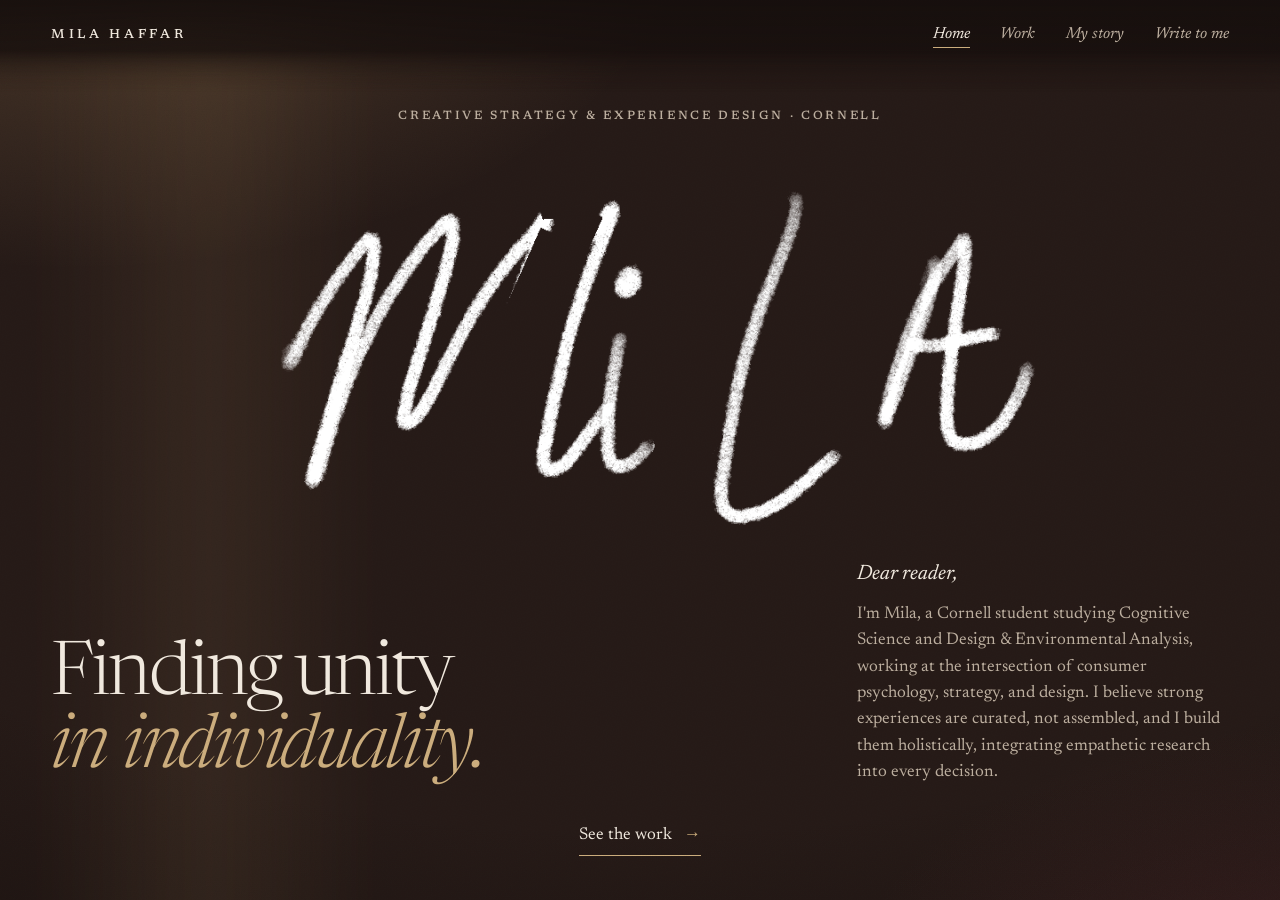
<file: index.html>
<!DOCTYPE html>
<html lang="en" data-world="home">
<head>
<meta charset="utf-8">
<meta name="viewport" content="width=device-width, initial-scale=1">
<title>Mila Haffar — Creative Strategy &amp; Experience Design</title>
<meta name="description" content="Mila Haffar studies Cognitive Science and Design &amp; Environmental Analysis at Cornell. Six projects from her notebook: hospitality, service design, brand identity, an app, wayfinding and a lamp.">
<meta name="theme-color" content="#241916">
<link rel="icon" href="assets/favicon.ico" sizes="32x32">
<link rel="icon" href="assets/favicon.svg" type="image/svg+xml">
<link rel="apple-touch-icon" href="assets/apple-touch-icon.png">
<script>document.documentElement.classList.add('js');</script>
<link rel="preconnect" href="https://fonts.googleapis.com">
<link rel="preconnect" href="https://fonts.gstatic.com" crossorigin>
<link rel="stylesheet" href="https://fonts.googleapis.com/css2?family=Newsreader:ital,opsz,wght@0,6..72,300..600;1,6..72,300..600&amp;display=swap">
<link rel="stylesheet" href="https://fonts.googleapis.com/css2?family=Bodoni+Moda:opsz,wght@6..96,400&amp;family=Marcellus&amp;family=Fraunces:opsz,wght,SOFT,WONK@144,700,100,1&amp;family=DM+Sans:opsz,wght@9..40,600&amp;family=Cormorant+Garamond:ital,wght@1,500&amp;family=Shippori+Mincho:wght@500&amp;display=swap&amp;text=%20ABCEFGIKMORSTYacdefghiklmnorstuw">
<link rel="stylesheet" href="css/styles.css">
<script src="js/mila.js" defer></script>
<script src="js/site.js" defer></script>
</head>
<body id="top">
<a class="skip" href="work.html">Skip to the work</a>
<div class="atmosphere" aria-hidden="true"></div>
<div class="grain" aria-hidden="true"></div>

<header class="topbar">
  <a class="brand" href="index.html">Mila Haffar</a>
  <nav class="topnav" aria-label="Main">
    <a href="index.html" aria-current="page">Home</a>
    <a href="work.html">Work</a>
    <a href="about.html"><span class="nav-long">My story</span><span class="nav-short">Story</span></a>
    <a href="contact.html"><span class="nav-long">Write to me</span><span class="nav-short">Contact</span></a>
  </nav>
</header>

<main>
  <section class="prologue" data-world="home" aria-labelledby="prologue-title">
    <p class="label prologue-label">Creative strategy &amp; experience design · Cornell</p>
    <div class="mila mila--hero" data-mila="hero" role="img" aria-label="Mila, handwritten: four separate letters come together into her signature"></div>
    <h1 class="prologue-title" id="prologue-title">Finding unity <em>in individuality.</em></h1>
    <div class="prologue-note">
      <p class="salutation">Dear reader,</p>
      <p>I'm Mila, a Cornell student studying Cognitive Science and Design &amp; Environmental Analysis, working at the intersection of consumer psychology, strategy, and design. I believe strong experiences are curated, not assembled, and I build them holistically, integrating empathetic research into every decision.</p>
    </div>
    <a class="enter prologue-go" href="work.html">See the work <span aria-hidden="true">→</span></a>
  </section>


</main>


</body>
</html>
</file>
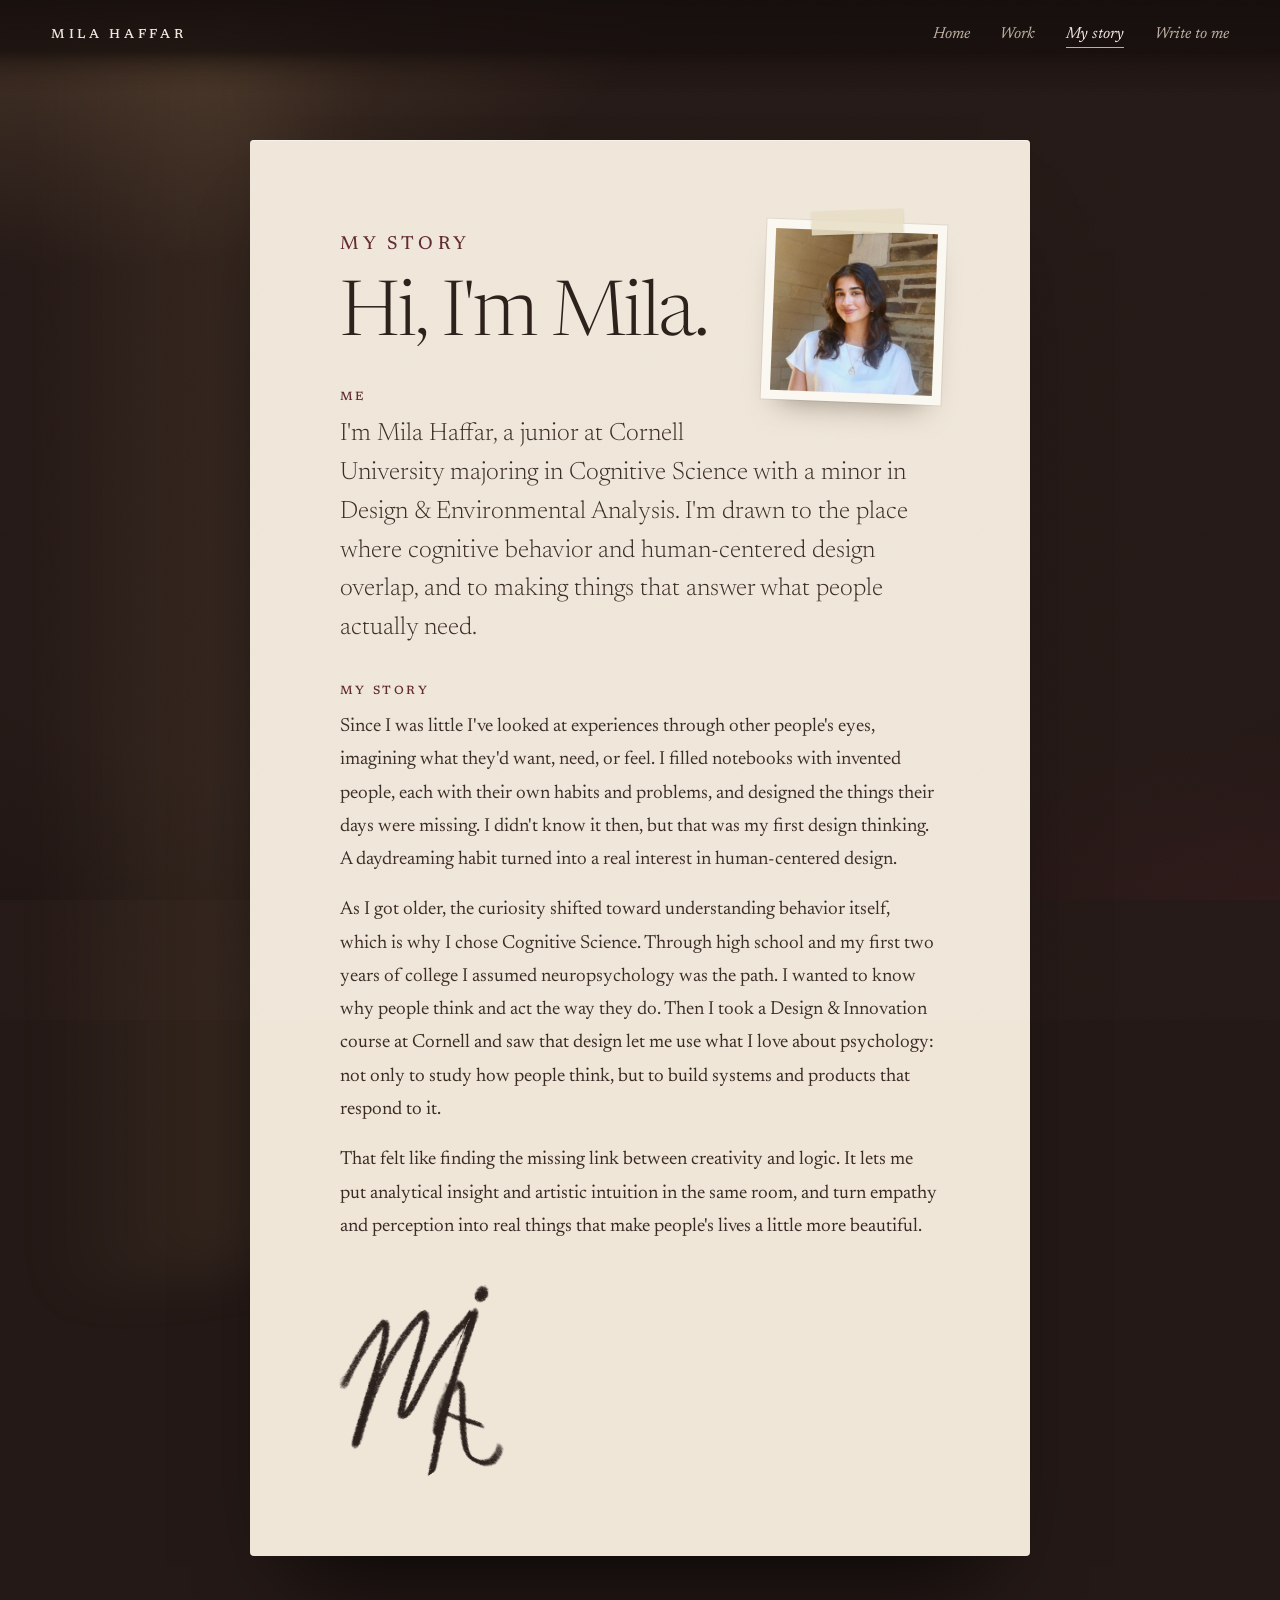
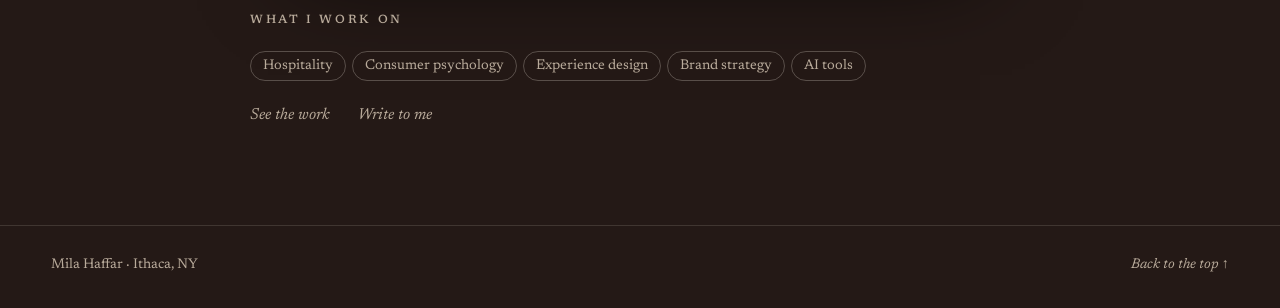
<file: about.html>
<!DOCTYPE html>
<html lang="en" data-world="home">
<head>
<meta charset="utf-8">
<meta name="viewport" content="width=device-width, initial-scale=1">
<title>Mila Haffar — My story</title>
<meta name="description" content="Mila Haffar is a junior at Cornell University majoring in Cognitive Science with a minor in Design &amp; Environmental Analysis.">
<meta name="theme-color" content="#241916">
<link rel="icon" href="assets/favicon.ico" sizes="32x32">
<link rel="icon" href="assets/favicon.svg" type="image/svg+xml">
<link rel="apple-touch-icon" href="assets/apple-touch-icon.png">
<script>document.documentElement.classList.add('js');</script>
<link rel="preconnect" href="https://fonts.googleapis.com">
<link rel="preconnect" href="https://fonts.gstatic.com" crossorigin>
<link rel="stylesheet" href="https://fonts.googleapis.com/css2?family=Newsreader:ital,opsz,wght@0,6..72,300..600;1,6..72,300..600&amp;display=swap">
<link rel="stylesheet" href="css/styles.css">
<script src="js/mila.js" defer></script>
<script src="js/site.js" defer></script>
</head>
<body id="top">
<a class="skip" href="#main">Skip to my story</a>
<div class="atmosphere" aria-hidden="true"></div>
<div class="grain" aria-hidden="true"></div>

<header class="topbar">
  <a class="brand" href="index.html">Mila Haffar</a>
  <nav class="topnav" aria-label="Main">
    <a href="index.html">Home</a>
    <a href="work.html">Work</a>
    <a href="about.html" aria-current="page"><span class="nav-long">My story</span><span class="nav-short">Story</span></a>
    <a href="contact.html"><span class="nav-long">Write to me</span><span class="nav-short">Contact</span></a>
  </nav>
</header>

<main id="main" class="letter-wrap">
  <article class="letter" data-reveal>
    <figure class="letter-photo"><img src="assets/mila-portrait.jpg" alt="Portrait of Mila Haffar, smiling, in a white top beside a sunlit stone wall" width="400" height="400" decoding="async"></figure>
    <p class="label">My story</p>
    <h1>Hi, I'm Mila.</h1>

    <h2>Me</h2>
    <p class="lede">I'm Mila Haffar, a junior at Cornell University majoring in Cognitive Science with a minor in Design &amp; Environmental Analysis. I'm drawn to the place where cognitive behavior and human-centered design overlap, and to making things that answer what people actually need.</p>

    <h2>My story</h2>
    <p>Since I was little I've looked at experiences through other people's eyes, imagining what they'd want, need, or feel. I filled notebooks with invented people, each with their own habits and problems, and designed the things their days were missing. I didn't know it then, but that was my first design thinking. A daydreaming habit turned into a real interest in human-centered design.</p>
    <p>As I got older, the curiosity shifted toward understanding behavior itself, which is why I chose Cognitive Science. Through high school and my first two years of college I assumed neuropsychology was the path. I wanted to know why people think and act the way they do. Then I took a Design &amp; Innovation course at Cornell and saw that design let me use what I love about psychology: not only to study how people think, but to build systems and products that respond to it.</p>
    <p>That felt like finding the missing link between creativity and logic. It lets me put analytical insight and artistic intuition in the same room, and turn empathy and perception into real things that make people's lives a little more beautiful.</p>

    <div class="mila letter-sign" data-mila="static" data-tone="light" role="img" aria-label="Signed, Mila"></div>
  </article>

  <div class="letter-after" data-reveal>
    <p class="label">What I work on</p>
    <ul class="pills">
      <li>Hospitality</li>
      <li>Consumer psychology</li>
      <li>Experience design</li>
      <li>Brand strategy</li>
      <li>AI tools</li>
    </ul>
    <p class="ps-links"><a href="work.html">See the work</a><a href="contact.html">Write to me</a></p>
  </div>
</main>

<footer class="footer">
  <span>Mila Haffar · Ithaca, NY</span>
  <a href="#top">Back to the top ↑</a>
</footer>

</body>
</html>
</file>
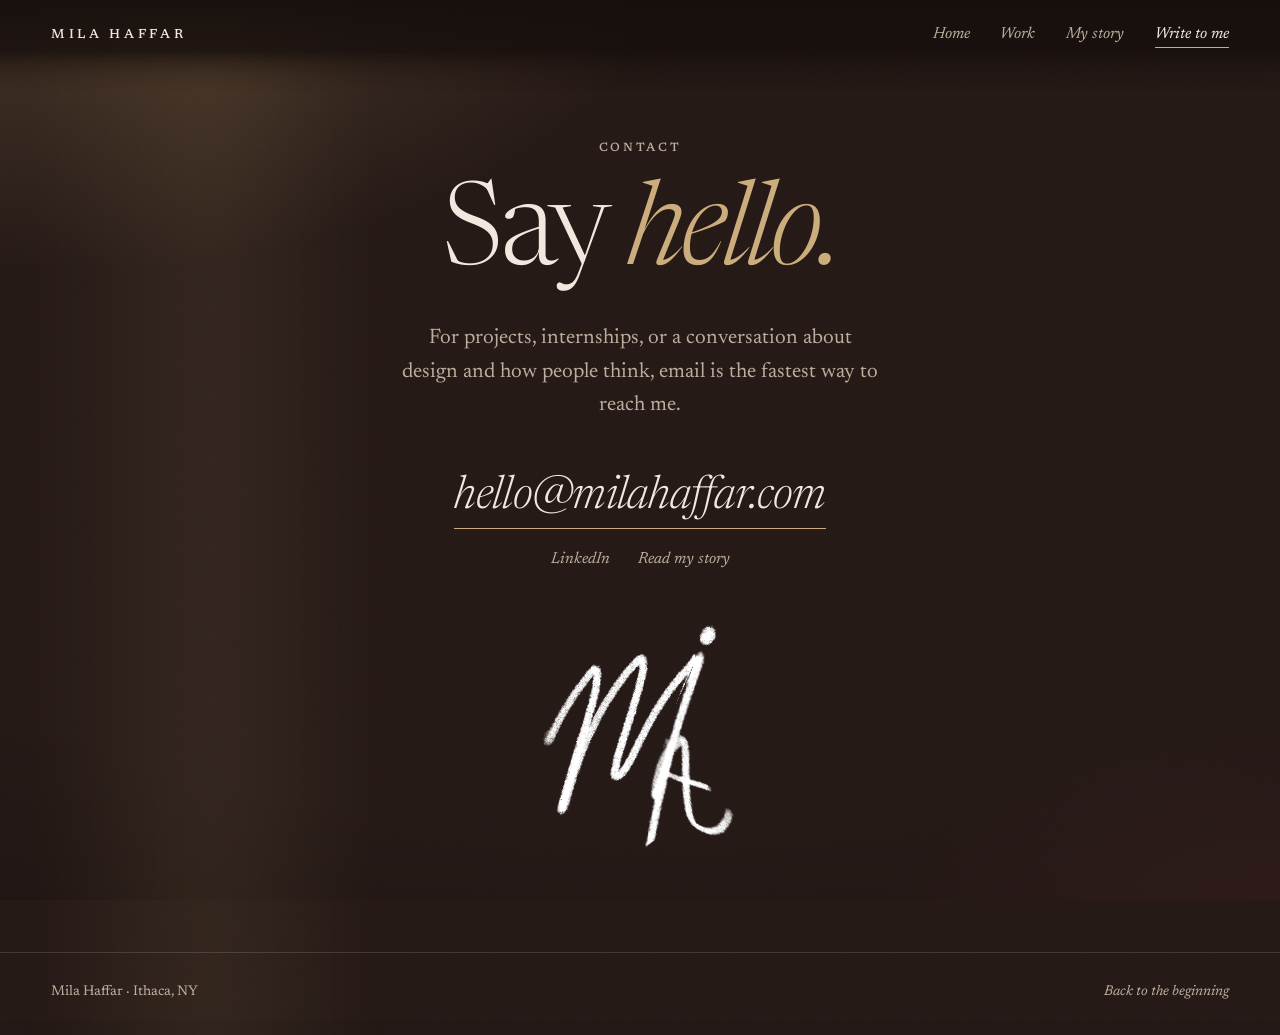
<file: contact.html>
<!DOCTYPE html>
<html lang="en" data-world="home">
<head>
<meta charset="utf-8">
<meta name="viewport" content="width=device-width, initial-scale=1">
<title>Mila Haffar — Contact</title>
<meta name="description" content="Get in touch with Mila Haffar.">
<meta name="theme-color" content="#241916">
<link rel="icon" href="assets/favicon.ico" sizes="32x32">
<link rel="icon" href="assets/favicon.svg" type="image/svg+xml">
<link rel="apple-touch-icon" href="assets/apple-touch-icon.png">
<script>document.documentElement.classList.add('js');</script>
<link rel="preconnect" href="https://fonts.googleapis.com">
<link rel="preconnect" href="https://fonts.gstatic.com" crossorigin>
<link rel="stylesheet" href="https://fonts.googleapis.com/css2?family=Newsreader:ital,opsz,wght@0,6..72,300..600;1,6..72,300..600&amp;display=swap">
<link rel="stylesheet" href="css/styles.css">
<script src="js/mila.js" defer></script>
<script src="js/site.js" defer></script>
</head>
<body id="top">
<a class="skip" href="#main">Skip to contact</a>
<div class="atmosphere" aria-hidden="true"></div>
<div class="grain" aria-hidden="true"></div>

<header class="topbar">
  <a class="brand" href="index.html">Mila Haffar</a>
  <nav class="topnav" aria-label="Main">
    <a href="index.html">Home</a>
    <a href="work.html">Work</a>
    <a href="about.html"><span class="nav-long">My story</span><span class="nav-short">Story</span></a>
    <a href="contact.html" aria-current="page"><span class="nav-long">Write to me</span><span class="nav-short">Contact</span></a>
  </nav>
</header>

<main id="main" class="contact-page">
  <p class="label" data-reveal>Contact</p>
  <h1 class="contact-title" data-reveal style="--d: 80ms">Say <em>hello.</em></h1>
  <p class="contact-lead" data-reveal style="--d: 160ms">For projects, internships, or a conversation about design and how people think, email is the fastest way to reach me.</p>
  <div data-reveal style="--d: 240ms">
    <a class="ps-email" href="mailto:hello@milahaffar.com">hello@milahaffar.com</a>
    <div class="ps-links"><a href="https://linkedin.com">LinkedIn</a><a href="about.html">Read my story</a></div>
  </div>
  <div class="mila" data-mila="static" role="img" aria-label="Mila's handwritten signature"></div>
</main>

<footer class="footer">
  <span>Mila Haffar · Ithaca, NY</span>
  <a href="index.html">Back to the beginning</a>
</footer>

</body>
</html>
</file>
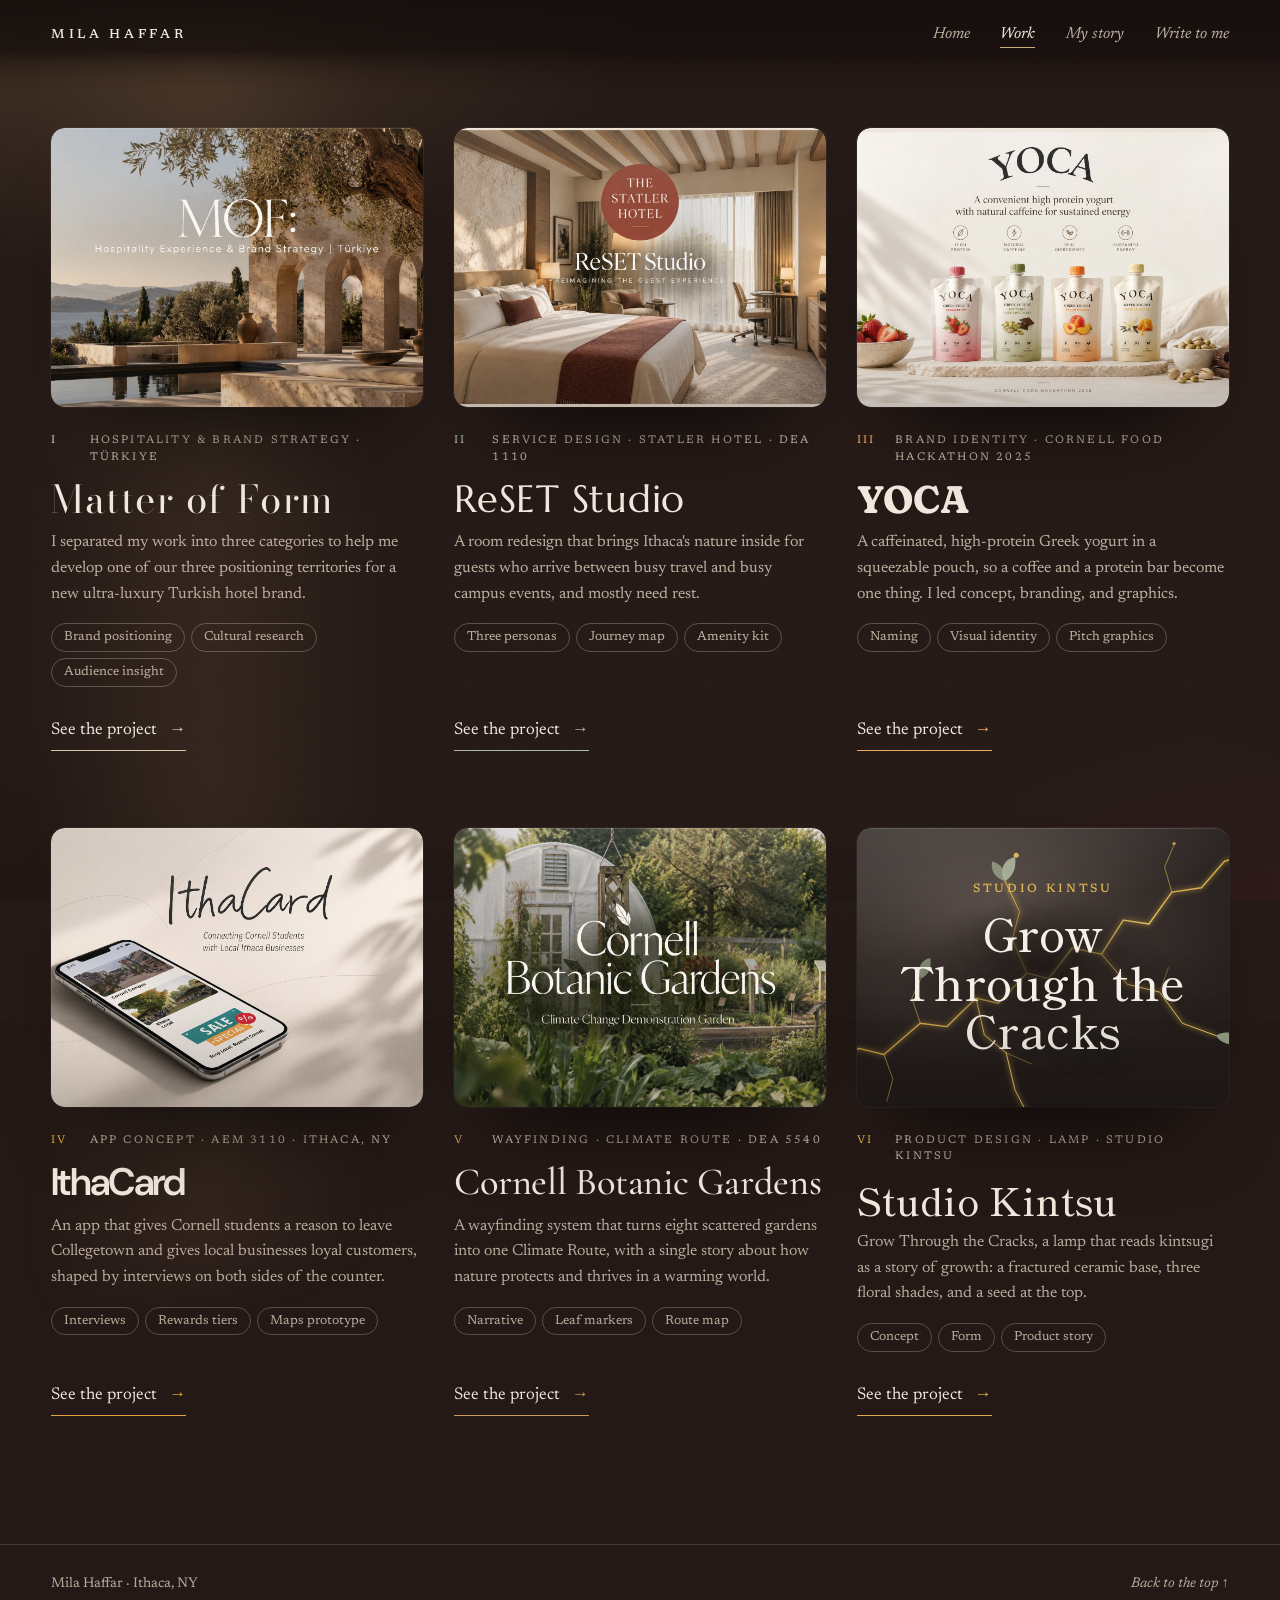
<file: work.html>
<!DOCTYPE html>
<html lang="en" data-world="home">
<head>
<meta charset="utf-8">
<meta name="viewport" content="width=device-width, initial-scale=1">
<title>Mila Haffar — Work</title>
<meta name="description" content="Six projects by Mila Haffar: hospitality and brand strategy, service design, brand identity, an app, wayfinding and a lamp.">
<meta name="theme-color" content="#241916">
<link rel="icon" href="assets/favicon.ico" sizes="32x32">
<link rel="icon" href="assets/favicon.svg" type="image/svg+xml">
<link rel="apple-touch-icon" href="assets/apple-touch-icon.png">
<script>document.documentElement.classList.add('js');</script>
<link rel="preconnect" href="https://fonts.googleapis.com">
<link rel="preconnect" href="https://fonts.gstatic.com" crossorigin>
<link rel="stylesheet" href="https://fonts.googleapis.com/css2?family=Newsreader:ital,opsz,wght@0,6..72,300..600;1,6..72,300..600&amp;display=swap">
<link rel="stylesheet" href="https://fonts.googleapis.com/css2?family=Bodoni+Moda:opsz,wght@6..96,400&amp;family=Marcellus&amp;family=Fraunces:opsz,wght,SOFT,WONK@144,700,100,1&amp;family=DM+Sans:opsz,wght@9..40,600&amp;family=Cormorant+Garamond:ital,wght@1,500&amp;family=Shippori+Mincho:wght@500&amp;display=swap&amp;text=%20ABCEFGIKMORSTYacdefghiklmnorstuw">
<link rel="stylesheet" href="css/styles.css">
<script src="js/site.js" defer></script>
</head>
<body id="top">
<a class="skip" href="#main">Skip to the work</a>
<div class="atmosphere" aria-hidden="true"></div>
<div class="grain" aria-hidden="true"></div>

<header class="topbar">
  <a class="brand" href="index.html">Mila Haffar</a>
  <nav class="topnav" aria-label="Main">
    <a href="index.html">Home</a>
    <a href="work.html" aria-current="page">Work</a>
    <a href="about.html"><span class="nav-long">My story</span><span class="nav-short">Story</span></a>
    <a href="contact.html"><span class="nav-long">Write to me</span><span class="nav-short">Contact</span></a>
  </nav>
</header>

<main id="main" class="work-page">
  <h1 class="visually-hidden">Work</h1>
  <ol class="work-grid">
      <li class="work-item" data-world="mof" data-reveal style="--d: 0ms">
        <a class="work-card" href="work/mof.html">
          <div class="box" aria-hidden="true">
          <div class="kit">
          <div class="kit-top" style="--d: 200ms"><span class="label">Creative strategy · Hospitality</span><span class="kit-arrow" aria-hidden="true">↗</span></div>
          <div class="swatches" style="--d: 240ms"><span style="--c: #f2ebe0"></span><span style="--c: #d9c7a7"></span><span style="--c: #9c8a63"></span><span style="--c: #5b6f86"></span><span style="--c: #2e3a46"></span></div>
          <div class="lines" style="--d: 300ms"><span>Go deeper, not bigger</span><span>A guest is a blessing</span><span>Roots that travel</span></div>
          </div>
          <div class="lid"><img src="assets/mof-cover.jpg" alt="" decoding="async"></div>
          </div>
          <span class="work-line"><span class="work-num">I</span><span>Hospitality &amp; brand strategy · Türkiye</span></span>
          <span class="work-title title">Matter of Form</span>
          <span class="work-desc">I separated my work into three categories to help me develop one of our three positioning territories for a new ultra-luxury Turkish hotel brand.</span>
          <span class="pills"><span>Brand positioning</span><span>Cultural research</span><span>Audience insight</span></span>
          <span class="enter">See the project <span aria-hidden="true">→</span></span>
        </a>
      </li>
      <li class="work-item" data-world="reset" data-reveal style="--d: 90ms">
        <a class="work-card" href="work/reset-studio.html">
          <div class="box" aria-hidden="true">
          <div class="kit">
          <div class="kit-top" style="--d: 200ms"><span class="label">Service design · Statler Hotel</span><span class="kit-arrow" aria-hidden="true">↗</span></div>
          <div class="swatches" style="--d: 240ms"><span style="--c: #f3eee5"></span><span style="--c: #dcd5c8"></span><span style="--c: #9aa79a"></span><span style="--c: #7e8fa3"></span><span style="--c: #4f5b66"></span></div>
          <div class="lines" style="--d: 300ms"><span>Return to yourself</span><span>Slate, walnut, water</span><span>Rest is the amenity</span></div>
          </div>
          <div class="lid"><img src="assets/reset-cover.jpg" alt="" loading="lazy" decoding="async"></div>
          </div>
          <span class="work-line"><span class="work-num">II</span><span>Service design · Statler Hotel · DEA 1110</span></span>
          <span class="work-title title">ReSET Studio</span>
          <span class="work-desc">A room redesign that brings Ithaca's nature inside for guests who arrive between busy travel and busy campus events, and mostly need rest.</span>
          <span class="pills"><span>Three personas</span><span>Journey map</span><span>Amenity kit</span></span>
          <span class="enter">See the project <span aria-hidden="true">→</span></span>
        </a>
      </li>
      <li class="work-item" data-world="yoca" data-reveal style="--d: 180ms">
        <a class="work-card" href="work/yoca.html">
          <div class="box" aria-hidden="true">
          <div class="kit">
          <div class="kit-top" style="--d: 200ms"><span class="label">Brand identity · Food Hackathon</span><span class="kit-arrow" aria-hidden="true">↗</span></div>
          <div class="swatches" style="--d: 240ms"><span style="--c: #e6a3a9"></span><span style="--c: #9fb57f"></span><span style="--c: #4b3026"></span><span style="--c: #f0a85e"></span><span style="--c: #f1ddaa"></span></div>
          <div class="lines" style="--d: 300ms"><span>One pouch, two needs</span><span>20g protein, 100mg caffeine</span><span>Four flavors</span></div>
          </div>
          <div class="lid" style="--focus: 50% 18%"><img src="assets/yoca-cover.jpg" alt="" loading="lazy" decoding="async"></div>
          </div>
          <span class="work-line"><span class="work-num">III</span><span>Brand identity · Cornell Food Hackathon 2025</span></span>
          <span class="work-title title">YOCA</span>
          <span class="work-desc">A caffeinated, high-protein Greek yogurt in a squeezable pouch, so a coffee and a protein bar become one thing. I led concept, branding, and graphics.</span>
          <span class="pills"><span>Naming</span><span>Visual identity</span><span>Pitch graphics</span></span>
          <span class="enter">See the project <span aria-hidden="true">→</span></span>
        </a>
      </li>
      <li class="work-item" data-world="ithacard" data-reveal style="--d: 0ms">
        <a class="work-card" href="work/ithacard.html">
          <div class="box" aria-hidden="true">
          <div class="kit">
          <div class="kit-top" style="--d: 200ms"><span class="label">App concept · Ithaca, NY</span><span class="kit-arrow" aria-hidden="true">↗</span></div>
          <div class="swatches" style="--d: 240ms"><span style="--c: #ece3d6"></span><span style="--c: #c9b9a3"></span><span style="--c: #2f2b28"></span><span style="--c: #2f8a85"></span><span style="--c: #e3a53c"></span></div>
          <div class="lines" style="--d: 300ms"><span>Campus to Commons</span><span>A reason to go</span><span>Rewarded for coming back</span></div>
          </div>
          <div class="lid"><img src="assets/ithacard-cover.jpg" alt="" loading="lazy" decoding="async"></div>
          </div>
          <span class="work-line"><span class="work-num">IV</span><span>App concept · AEM 3110 · Ithaca, NY</span></span>
          <span class="work-title title">IthaCard</span>
          <span class="work-desc">An app that gives Cornell students a reason to leave Collegetown and gives local businesses loyal customers, shaped by interviews on both sides of the counter.</span>
          <span class="pills"><span>Interviews</span><span>Rewards tiers</span><span>Maps prototype</span></span>
          <span class="enter">See the project <span aria-hidden="true">→</span></span>
        </a>
      </li>
      <li class="work-item" data-world="botanic" data-reveal style="--d: 90ms">
        <a class="work-card" href="work/botanic-gardens.html">
          <div class="box" aria-hidden="true">
          <div class="kit">
          <div class="kit-top" style="--d: 200ms"><span class="label">Wayfinding · Climate Route</span><span class="kit-arrow" aria-hidden="true">↗</span></div>
          <div class="swatches" style="--d: 240ms"><span style="--c: #e7e4d8"></span><span style="--c: #7f9a6a"></span><span style="--c: #3c4a34"></span><span style="--c: #b88a4a"></span><span style="--c: #d8cbb0"></span></div>
          <div class="lines" style="--d: 300ms"><span>How nature protects</span><span>How nature thrives</span><span>Start anywhere</span></div>
          </div>
          <div class="lid"><img src="assets/botanic-cover.jpg" alt="" loading="lazy" decoding="async"></div>
          </div>
          <span class="work-line"><span class="work-num">V</span><span>Wayfinding · Climate Route · DEA 5540</span></span>
          <span class="work-title title">Cornell Botanic Gardens</span>
          <span class="work-desc">A wayfinding system that turns eight scattered gardens into one Climate Route, with a single story about how nature protects and thrives in a warming world.</span>
          <span class="pills"><span>Narrative</span><span>Leaf markers</span><span>Route map</span></span>
          <span class="enter">See the project <span aria-hidden="true">→</span></span>
        </a>
      </li>
      <li class="work-item" data-world="kintsu" data-reveal style="--d: 180ms">
        <a class="work-card" href="work/studio-kintsu.html">
          <div class="box" aria-hidden="true">
          <div class="kit">
          <div class="kit-top" style="--d: 200ms"><span class="label">Product design · Lamp</span><span class="kit-arrow" aria-hidden="true">↗</span></div>
          <div class="swatches" style="--d: 240ms"><span style="--c: #f4efe6"></span><span style="--c: #d4a83c"></span><span style="--c: #a9b797"></span><span style="--c: #b07a5a"></span><span style="--c: #3a3431"></span></div>
          <div class="lines" style="--d: 300ms"><span>Break, repair, grow</span><span>From healing to growing</span><span>A seed on top</span></div>
          </div>
          <div class="lid">
          <div class="lid-art">
          <span class="label">Studio Kintsu</span>
          <span class="lid-art-title">Grow Through the Cracks</span>
          </div>
          </div>
          </div>
          <span class="work-line"><span class="work-num">VI</span><span>Product design · Lamp · Studio Kintsu</span></span>
          <span class="work-title title">Studio Kintsu</span>
          <span class="work-desc">Grow Through the Cracks, a lamp that reads kintsugi as a story of growth: a fractured ceramic base, three floral shades, and a seed at the top.</span>
          <span class="pills"><span>Concept</span><span>Form</span><span>Product story</span></span>
          <span class="enter">See the project <span aria-hidden="true">→</span></span>
        </a>
      </li>
  </ol>
</main>

<footer class="footer">
  <span>Mila Haffar · Ithaca, NY</span>
  <a href="#top">Back to the top ↑</a>
</footer>

</body>
</html>
</file>
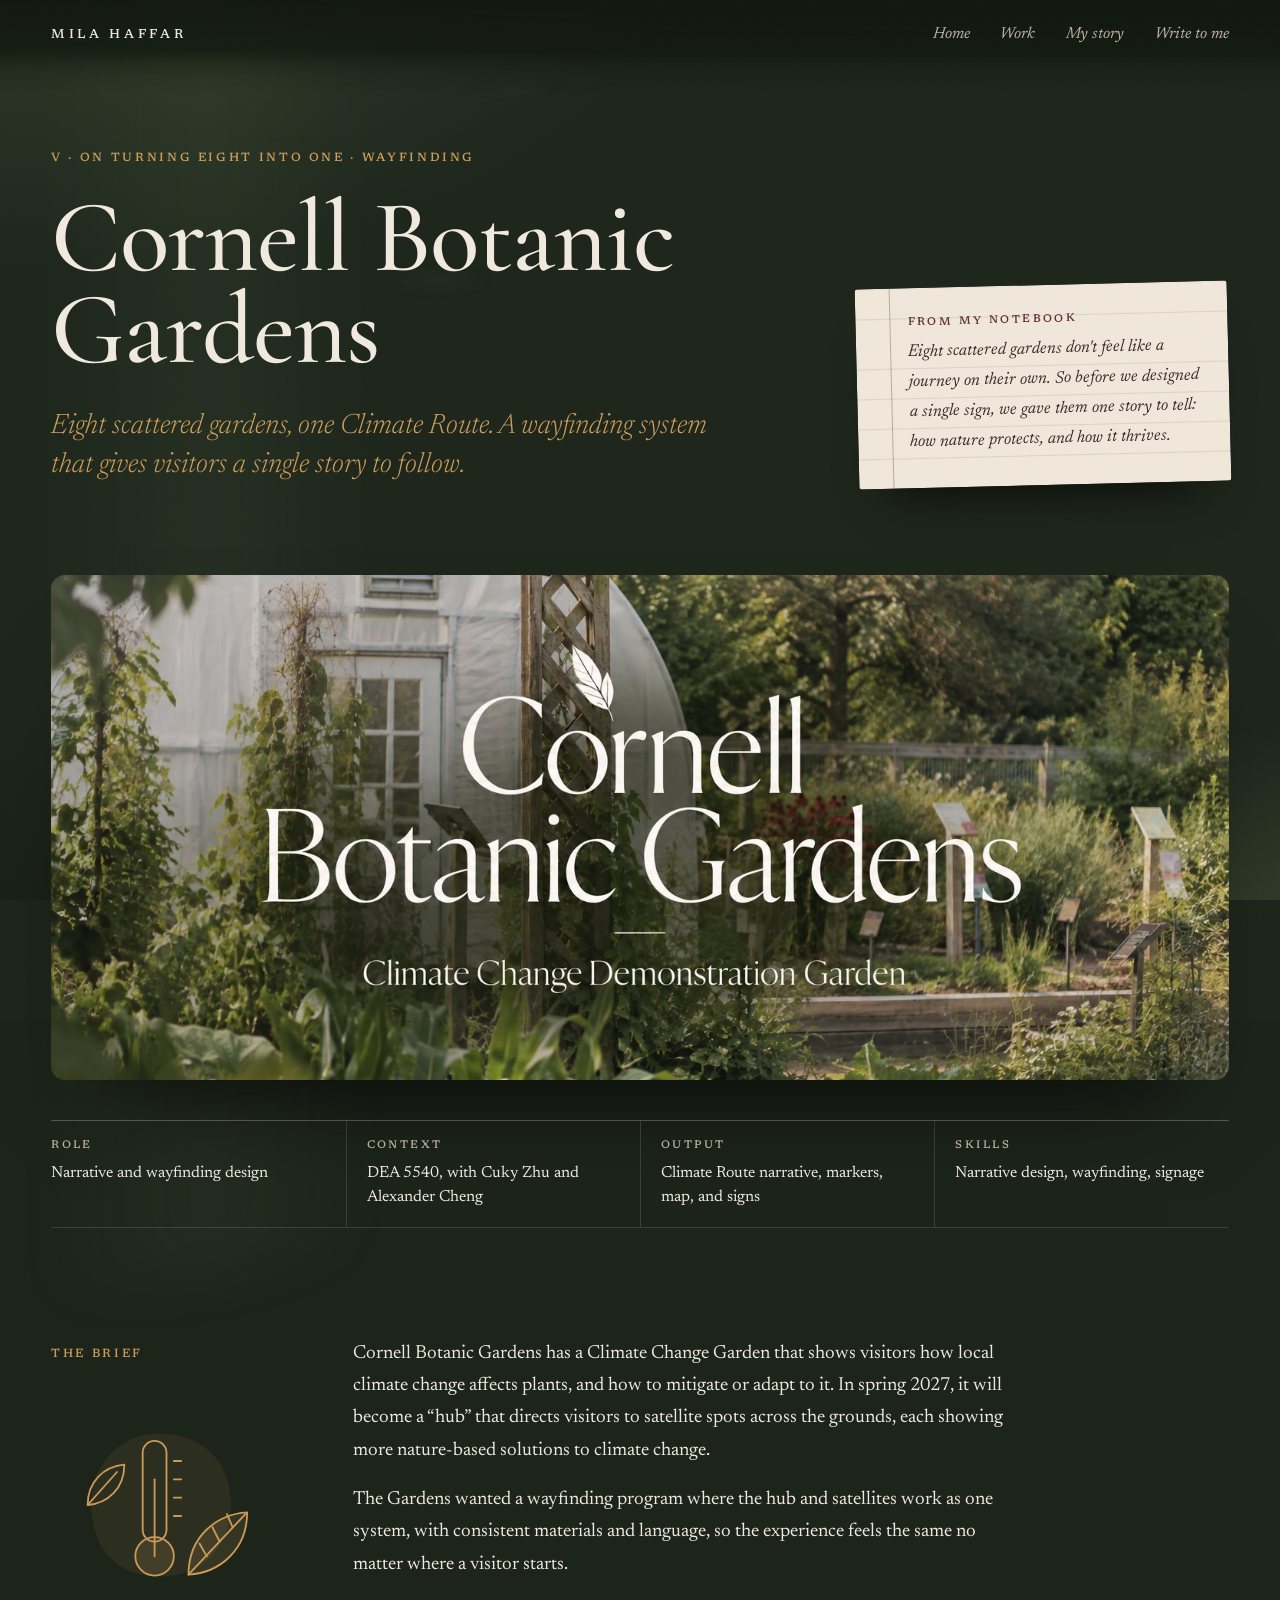
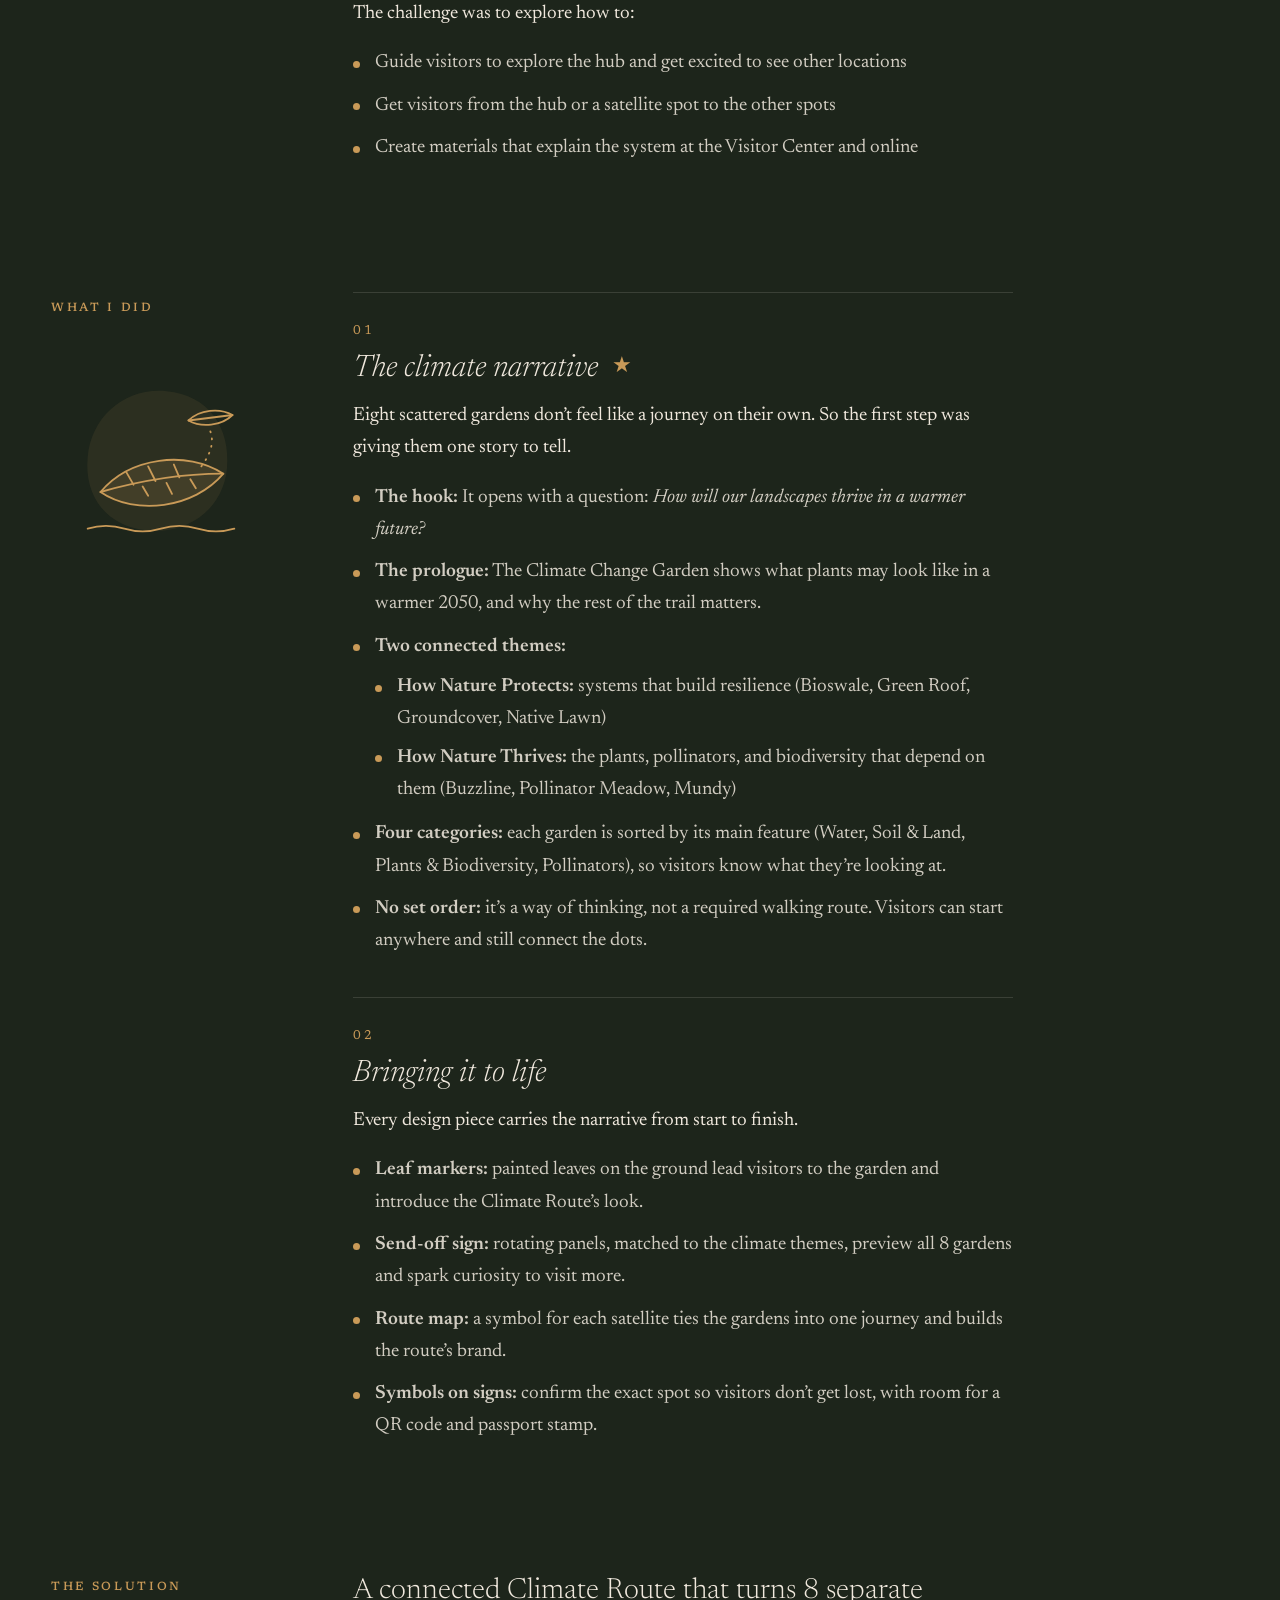
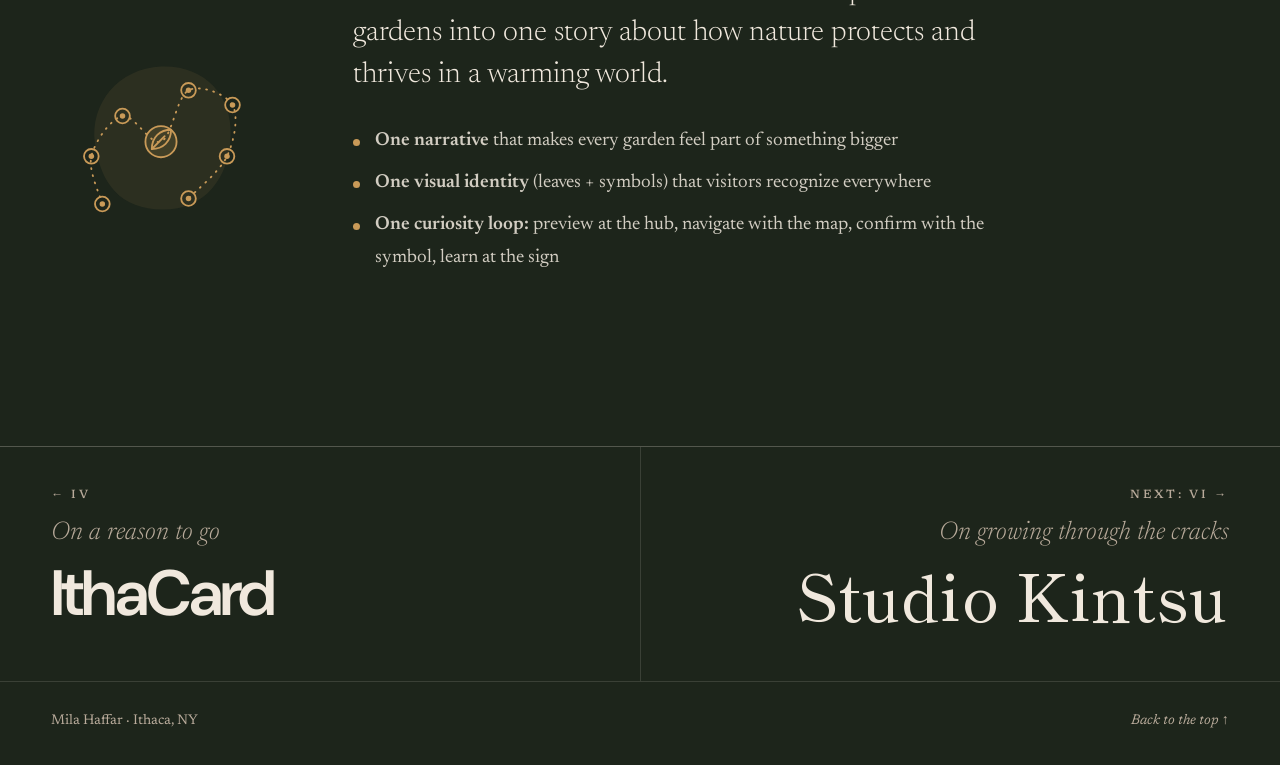
<file: work/botanic-gardens.html>
<!DOCTYPE html>
<html lang="en" data-world="botanic">
<head>
<meta charset="utf-8">
<meta name="viewport" content="width=device-width, initial-scale=1">
<meta name="theme-color" content="#241916">
<link rel="icon" href="../assets/favicon.ico" sizes="32x32">
<link rel="icon" href="../assets/favicon.svg" type="image/svg+xml">
<link rel="apple-touch-icon" href="../assets/apple-touch-icon.png">
<title>Mila Haffar — Cornell Botanic Gardens</title>
<meta name="description" content="Eight scattered gardens, one Climate Route. A wayfinding system for Cornell Botanic Gardens that gives visitors a single story to follow.">
<script>document.documentElement.classList.add('js');</script>
<link rel="preconnect" href="https://fonts.googleapis.com">
<link rel="preconnect" href="https://fonts.gstatic.com" crossorigin>
<link rel="stylesheet" href="https://fonts.googleapis.com/css2?family=Newsreader:ital,opsz,wght@0,6..72,300..600;1,6..72,300..600&amp;display=swap">
<link rel="stylesheet" href="https://fonts.googleapis.com/css2?family=Bodoni+Moda:opsz,wght@6..96,400&amp;family=Marcellus&amp;family=Fraunces:opsz,wght,SOFT,WONK@144,700,100,1&amp;family=DM+Sans:opsz,wght@9..40,600&amp;family=Cormorant+Garamond:ital,wght@1,500&amp;family=Shippori+Mincho:wght@500&amp;display=swap&amp;text=%20ABCEFGIKMORSTYacdefghiklmnorstuw">
<link rel="stylesheet" href="../css/styles.css">
<script src="../js/site.js" defer></script>
</head>
<body id="top">
<a class="skip" href="#main">Skip to the project</a>
<div class="atmosphere" aria-hidden="true"></div>
<div class="grain" aria-hidden="true"></div>

<header class="topbar">
  <a class="brand" href="../index.html">Mila Haffar</a>
  <nav class="topnav" aria-label="Main">
    <a href="../index.html">Home</a>
    <a href="../work.html">Work</a>
    <a href="../about.html"><span class="nav-long">My story</span><span class="nav-short">Story</span></a>
    <a href="../contact.html"><span class="nav-long">Write to me</span><span class="nav-short">Contact</span></a>
  </nav>
</header>

<main id="main">
  <header class="case-hero">
    <p class="label" data-reveal>V · On turning eight into one · Wayfinding</p>
    <h1 class="case-title title case-title--long" data-reveal style="--d: 80ms">Cornell Botanic Gardens</h1>
    <p class="case-dek" data-reveal style="--d: 160ms">Eight scattered gardens, one Climate Route. A wayfinding system that gives visitors a single story to follow.</p>
    <aside class="note" data-reveal style="--d: 260ms">
      <p class="note-label">From my notebook</p>
      <p>Eight scattered gardens don't feel like a journey on their own. So before we designed a single sign, we gave them one story to tell: how nature protects, and how it thrives.</p>
    </aside>
  </header>

  <figure class="case-cover" data-reveal>
    <img src="../assets/botanic-cover.jpg" alt="Cornell Botanic Gardens — Climate Route wayfinding">
  </figure>

  <dl class="case-meta" data-reveal>
      <div><dt>Role</dt><dd>Narrative and wayfinding design</dd></div>
      <div><dt>Context</dt><dd>DEA 5540, with Cuky Zhu and Alexander Cheng</dd></div>
      <div><dt>Output</dt><dd>Climate Route narrative, markers, map, and signs</dd></div>
      <div><dt>Skills</dt><dd>Narrative design, wayfinding, signage</dd></div>
  </dl>

  <section class="case-section" aria-label="The brief">
    <p class="label" data-reveal>The brief</p>
    <figure class="case-illo" aria-hidden="true" data-reveal><svg viewBox="0 0 240 240" fill="none" stroke="currentColor" stroke-width="2" stroke-linecap="round" stroke-linejoin="round" focusable="false"><path class="wash" d="M44 122c-2-46 32-82 78-80s76 34 74 80-34 78-80 76-70-30-72-76z"/><rect class="ink" x="100" y="50" width="26" height="110" rx="13"/><circle class="ink soft" cx="113" cy="176" r="21"/><path class="ink" d="M113 176V92"/><path class="ink" d="M134 72h8M134 92h8M134 112h8M134 132h8"/><path class="ink soft" d="M150 196c0-42 31-66 64-68c0 42-31 66-64 68z"/><path class="ink" d="M150 196Q182 162 212 130"/><path class="ink" d="M170 176l-8-14M184 160l-8-16M198 144l-6-14"/><path class="ink" d="M40 120c0-26 18-42 40-44c0 26-18 42-40 44z"/><path class="ink" d="M40 120l32-36"/></svg></figure>
    <div class="case-body" data-reveal style="--d: 120ms">
<p>Cornell Botanic Gardens has a Climate Change Garden that shows visitors how local climate change affects plants, and how to mitigate or adapt to it. In spring 2027, it will become a “hub” that directs visitors to satellite spots across the grounds, each showing more nature-based solutions to climate change.</p><p>The Gardens wanted a wayfinding program where the hub and satellites work as one system, with consistent materials and language, so the experience feels the same no matter where a visitor starts.</p><p>The challenge was to explore how to:</p><ul class="case-list"><li>Guide visitors to explore the hub and get excited to see other locations</li><li>Get visitors from the hub or a satellite spot to the other spots</li><li>Create materials that explain the system at the Visitor Center and online</li></ul>
    </div>
  </section>

  <section class="case-section" aria-label="What I did">
    <p class="label" data-reveal>What I did</p>
    <figure class="case-illo" aria-hidden="true" data-reveal><svg viewBox="0 0 240 240" fill="none" stroke="currentColor" stroke-width="2" stroke-linecap="round" stroke-linejoin="round" focusable="false"><path class="wash" d="M40 118c4-44 40-76 86-72s70 40 66 84-42 72-86 68-70-36-66-80z"/><path class="ink soft" d="M54 156c32-38 94-46 134-20c-32 38-96 46-134 20z"/><path class="ink" d="M54 156Q124 136 188 136"/><path class="ink" d="M90 148l-8-14M114 144l-8-16M140 140l-6-14M100 150l6 10M126 146l6 12M152 142l6 10"/><path class="ink" d="M150 78c12-12 34-14 48-6c-12 12-34 14-48 6z"/><path class="ink" d="M150 78l48-6"/><path class="dots" d="M164 128Q182 104 172 86"/><path class="ink" d="M40 196q20-6 40 0t40 0t40 0t40 0"/></svg></figure>
    <div class="case-body" data-reveal style="--d: 120ms">
<div class="step"><span class="step-num">01</span><h3>The climate narrative <span class="star" role="img" aria-label="Highlight">★</span></h3><p>Eight scattered gardens don’t feel like a journey on their own. So the first step was giving them one story to tell.</p><ul class="case-list"><li><strong>The hook:</strong> It opens with a question: <em>How will our landscapes thrive in a warmer future?</em></li><li><strong>The prologue:</strong> The Climate Change Garden shows what plants may look like in a warmer 2050, and why the rest of the trail matters.</li><li><strong>Two connected themes:</strong><ul class="case-list"><li><strong>How Nature Protects:</strong> systems that build resilience (Bioswale, Green Roof, Groundcover, Native Lawn)</li><li><strong>How Nature Thrives:</strong> the plants, pollinators, and biodiversity that depend on them (Buzzline, Pollinator Meadow, Mundy)</li></ul></li><li><strong>Four categories:</strong> each garden is sorted by its main feature (Water, Soil &amp; Land, Plants &amp; Biodiversity, Pollinators), so visitors know what they’re looking at.</li><li><strong>No set order:</strong> it’s a way of thinking, not a required walking route. Visitors can start anywhere and still connect the dots.</li></ul></div><div class="step"><span class="step-num">02</span><h3>Bringing it to life</h3><p>Every design piece carries the narrative from start to finish.</p><ul class="case-list"><li><strong>Leaf markers:</strong> painted leaves on the ground lead visitors to the garden and introduce the Climate Route’s look.</li><li><strong>Send-off sign:</strong> rotating panels, matched to the climate themes, preview all 8 gardens and spark curiosity to visit more.</li><li><strong>Route map:</strong> a symbol for each satellite ties the gardens into one journey and builds the route’s brand.</li><li><strong>Symbols on signs:</strong> confirm the exact spot so visitors don’t get lost, with room for a QR code and passport stamp.</li></ul></div>
    </div>
  </section>

  <section class="case-section" aria-label="The solution">
    <p class="label" data-reveal>The solution</p>
    <figure class="case-illo" aria-hidden="true" data-reveal><svg viewBox="0 0 240 240" fill="none" stroke="currentColor" stroke-width="2" stroke-linecap="round" stroke-linejoin="round" focusable="false"><path class="wash" d="M48 126c-6-44 26-82 72-84s78 30 76 76-28 80-74 80-68-28-74-72z"/><path class="dots" d="M56 192 C54.0 183.3 40.3 156.0 44 140 C47.7 124.0 65.3 98.7 78 96 C90.7 93.3 108.0 128.7 120 124 C132.0 119.3 137.0 74.7 150 68 C163.0 61.3 191.0 72.0 198 84 C205.0 96.0 200.0 123.0 192 140 C184.0 157.0 157.0 178.3 150 186"/><circle class="ink" cx="56" cy="192" r="8"/><circle class="ink" cx="44" cy="140" r="8"/><circle class="ink" cx="78" cy="96" r="8"/><circle class="ink" cx="150" cy="68" r="8"/><circle class="ink" cx="198" cy="84" r="8"/><circle class="ink" cx="192" cy="140" r="8"/><circle class="ink" cx="150" cy="186" r="8"/><circle class="ink soft" cx="120" cy="124" r="17"/><path class="ink" d="M110 132c0-13 9-21 21-21c0 13-9 21-21 21z"/><path class="ink" d="M110 132l14-14"/><circle class="fill" cx="56" cy="192" r="3"/><circle class="fill" cx="44" cy="140" r="3"/><circle class="fill" cx="78" cy="96" r="3"/><circle class="fill" cx="150" cy="68" r="3"/><circle class="fill" cx="198" cy="84" r="3"/><circle class="fill" cx="192" cy="140" r="3"/><circle class="fill" cx="150" cy="186" r="3"/></svg></figure>
    <div class="case-body" data-reveal style="--d: 120ms">
<p class="case-lead">A connected Climate Route that turns 8 separate gardens into one story about how nature protects and thrives in a warming world.</p><ul class="case-list"><li><strong>One narrative</strong> that makes every garden feel part of something bigger</li><li><strong>One visual identity</strong> (leaves + symbols) that visitors recognize everywhere</li><li><strong>One curiosity loop:</strong> preview at the hub, navigate with the map, confirm with the symbol, learn at the sign</li></ul>
    </div>
  </section>
</main>

<nav class="case-foot" aria-label="More work">
  <a href="ithacard.html" data-world="ithacard">
    <span class="label">&larr; IV</span>
    <span class="case-foot-chapter">On a reason to go</span>
    <span class="case-foot-title title">IthaCard</span>
  </a>
  <a href="studio-kintsu.html" data-world="kintsu">
    <span class="label">Next: VI &rarr;</span>
    <span class="case-foot-chapter">On growing through the cracks</span>
    <span class="case-foot-title title">Studio Kintsu</span>
  </a>
</nav>

<footer class="footer">
  <span>Mila Haffar · Ithaca, NY</span>
  <a href="#top">Back to the top ↑</a>
</footer>

</body>
</html>
</file>
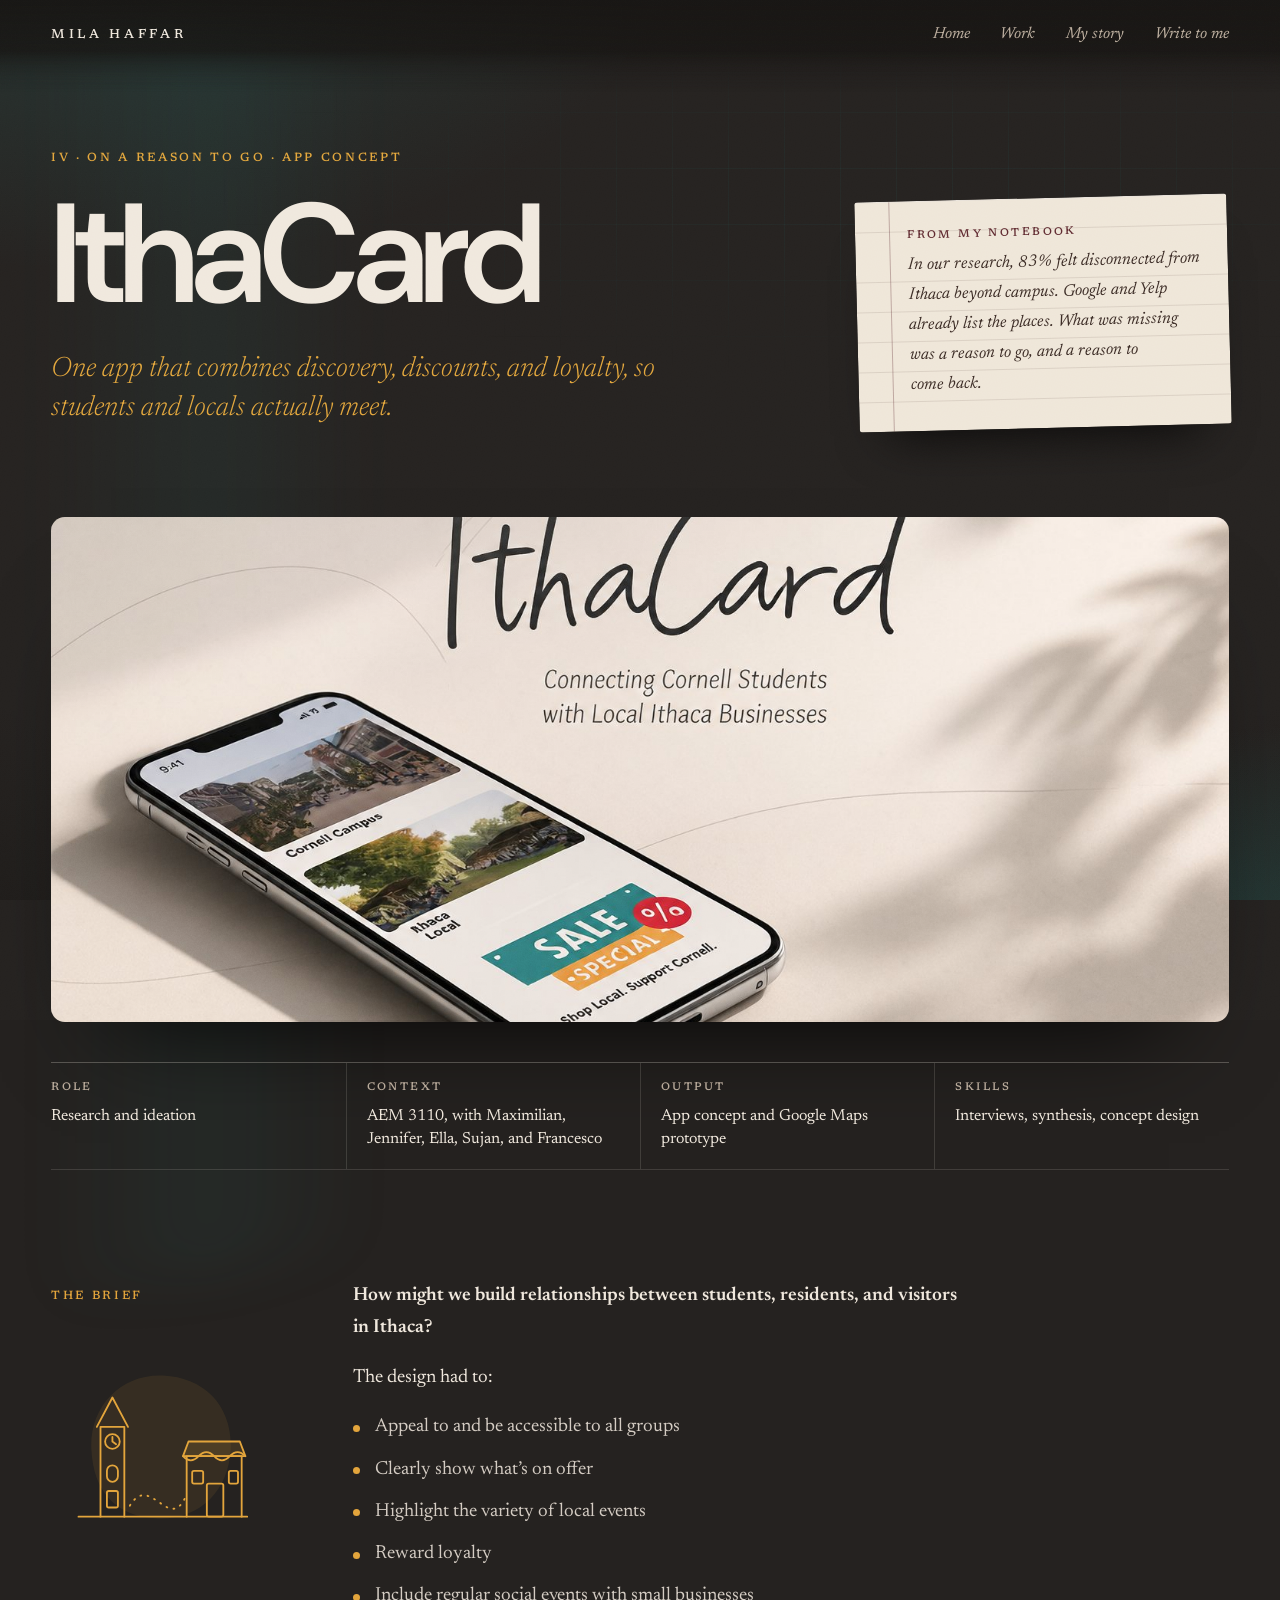
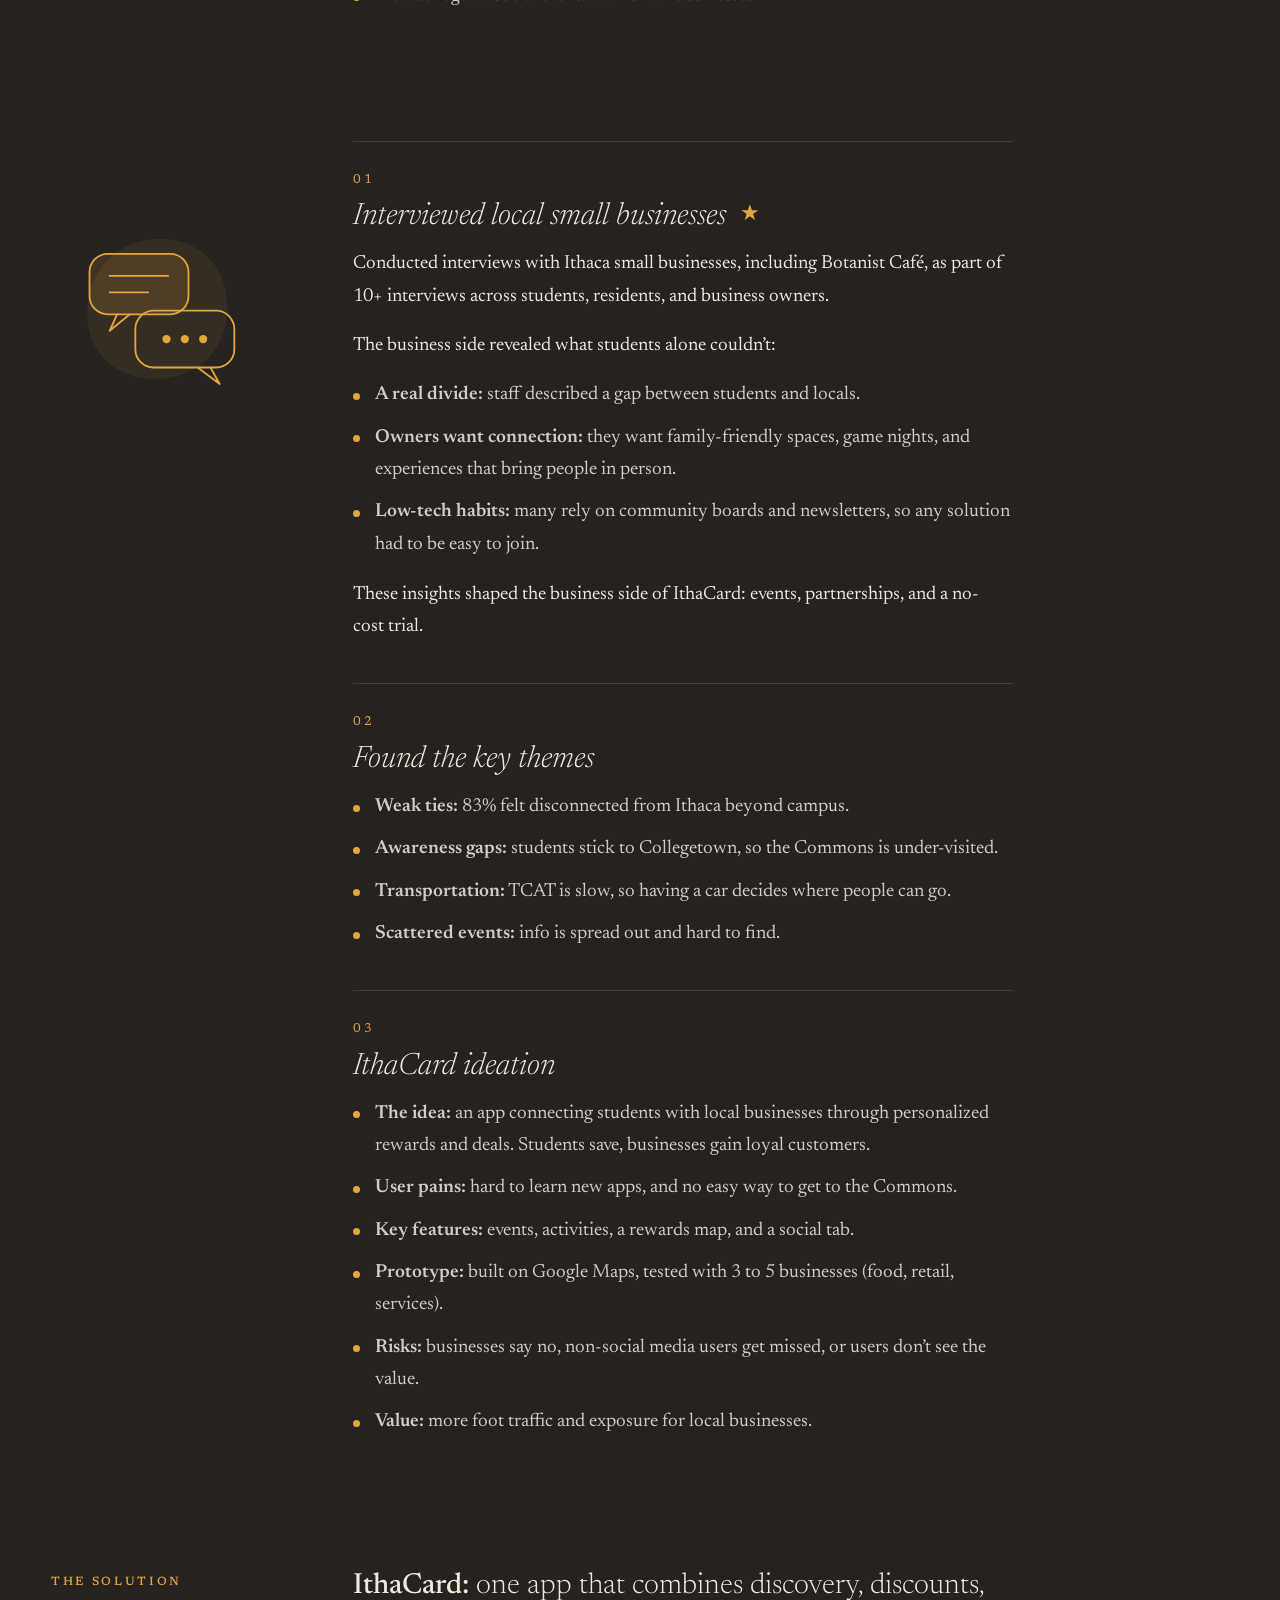
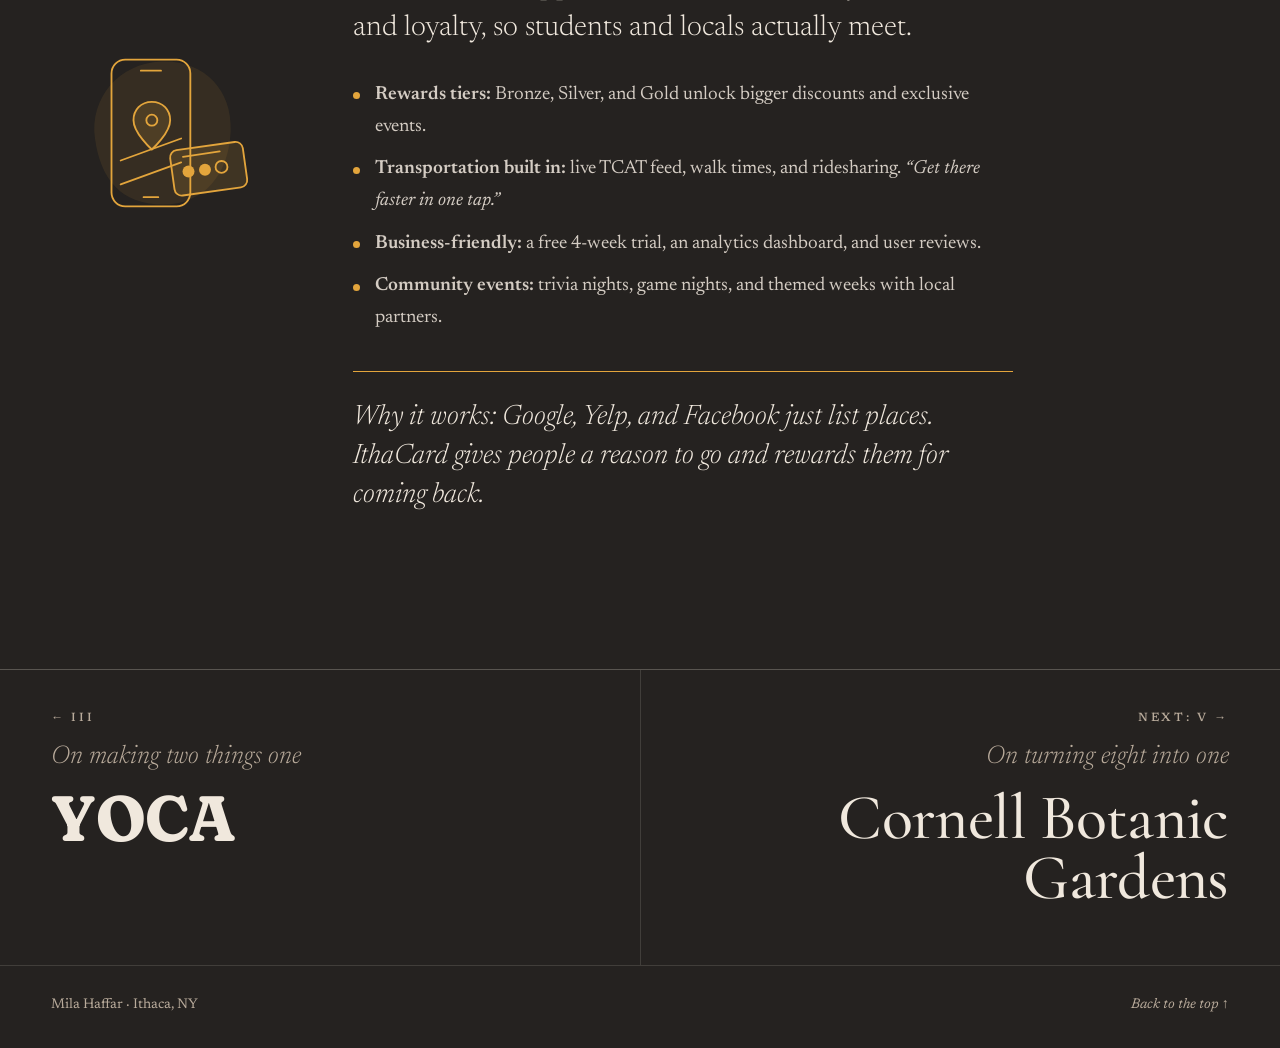
<file: work/ithacard.html>
<!DOCTYPE html>
<html lang="en" data-world="ithacard">
<head>
<meta charset="utf-8">
<meta name="viewport" content="width=device-width, initial-scale=1">
<meta name="theme-color" content="#241916">
<link rel="icon" href="../assets/favicon.ico" sizes="32x32">
<link rel="icon" href="../assets/favicon.svg" type="image/svg+xml">
<link rel="apple-touch-icon" href="../assets/apple-touch-icon.png">
<title>Mila Haffar — IthaCard</title>
<meta name="description" content="One app that combines discovery, discounts, and loyalty, so Cornell students and Ithaca locals actually meet.">
<script>document.documentElement.classList.add('js');</script>
<link rel="preconnect" href="https://fonts.googleapis.com">
<link rel="preconnect" href="https://fonts.gstatic.com" crossorigin>
<link rel="stylesheet" href="https://fonts.googleapis.com/css2?family=Newsreader:ital,opsz,wght@0,6..72,300..600;1,6..72,300..600&amp;display=swap">
<link rel="stylesheet" href="https://fonts.googleapis.com/css2?family=Bodoni+Moda:opsz,wght@6..96,400&amp;family=Marcellus&amp;family=Fraunces:opsz,wght,SOFT,WONK@144,700,100,1&amp;family=DM+Sans:opsz,wght@9..40,600&amp;family=Cormorant+Garamond:ital,wght@1,500&amp;family=Shippori+Mincho:wght@500&amp;display=swap&amp;text=%20ABCEFGIKMORSTYacdefghiklmnorstuw">
<link rel="stylesheet" href="../css/styles.css">
<script src="../js/site.js" defer></script>
</head>
<body id="top">
<a class="skip" href="#main">Skip to the project</a>
<div class="atmosphere" aria-hidden="true"></div>
<div class="grain" aria-hidden="true"></div>

<header class="topbar">
  <a class="brand" href="../index.html">Mila Haffar</a>
  <nav class="topnav" aria-label="Main">
    <a href="../index.html">Home</a>
    <a href="../work.html">Work</a>
    <a href="../about.html"><span class="nav-long">My story</span><span class="nav-short">Story</span></a>
    <a href="../contact.html"><span class="nav-long">Write to me</span><span class="nav-short">Contact</span></a>
  </nav>
</header>

<main id="main">
  <header class="case-hero">
    <p class="label" data-reveal>IV · On a reason to go · App concept</p>
    <h1 class="case-title title" data-reveal style="--d: 80ms">IthaCard</h1>
    <p class="case-dek" data-reveal style="--d: 160ms">One app that combines discovery, discounts, and loyalty, so students and locals actually meet.</p>
    <aside class="note" data-reveal style="--d: 260ms">
      <p class="note-label">From my notebook</p>
      <p>In our research, 83% felt disconnected from Ithaca beyond campus. Google and Yelp already list the places. What was missing was a reason to go, and a reason to come back.</p>
    </aside>
  </header>

  <figure class="case-cover" data-reveal>
    <img src="../assets/ithacard-cover.jpg" alt="IthaCard — connecting Cornell students with local Ithaca businesses">
  </figure>

  <dl class="case-meta" data-reveal>
      <div><dt>Role</dt><dd>Research and ideation</dd></div>
      <div><dt>Context</dt><dd>AEM 3110, with Maximilian, Jennifer, Ella, Sujan, and Francesco</dd></div>
      <div><dt>Output</dt><dd>App concept and Google Maps prototype</dd></div>
      <div><dt>Skills</dt><dd>Interviews, synthesis, concept design</dd></div>
  </dl>

  <section class="case-section" aria-label="The brief">
    <p class="label" data-reveal>The brief</p>
    <figure class="case-illo" aria-hidden="true" data-reveal><svg viewBox="0 0 240 240" fill="none" stroke="currentColor" stroke-width="2" stroke-linecap="round" stroke-linejoin="round" focusable="false"><path class="wash" d="M44 122c-2-46 32-82 78-80s76 34 74 80-34 78-80 76-70-30-72-76z"/><path class="ink" d="M30 196H214"/><path class="ink" d="M54 196V98h26v98"/><path class="ink" d="M50 98L67 66L84 98"/><circle class="ink" cx="67" cy="114" r="8"/><path class="ink" d="M67 114v-5M67 114l4 3"/><rect class="ink" x="61" y="140" width="12" height="18" rx="6"/><rect class="ink" x="61" y="168" width="12" height="18" rx="2"/><path class="ink" d="M148 196v-66h60v66"/><path class="ink soft" d="M144 130h68l-6-16h-56z"/><path class="ink" d="M144 130q8.5 9 17 0t17 0t17 0t17 0"/><rect class="ink" x="170" y="160" width="18" height="36" rx="2"/><rect class="ink" x="154" y="146" width="12" height="14" rx="2"/><rect class="ink" x="194" y="146" width="10" height="14" rx="2"/><path class="dots" d="M86 184C108 148 128 212 146 176"/></svg></figure>
    <div class="case-body" data-reveal style="--d: 120ms">
<p><strong>How might we build relationships between students, residents, and visitors in Ithaca?</strong></p><p>The design had to:</p><ul class="case-list"><li>Appeal to and be accessible to all groups</li><li>Clearly show what’s on offer</li><li>Highlight the variety of local events</li><li>Reward loyalty</li><li>Include regular social events with small businesses</li></ul>
    </div>
  </section>

  <section class="case-section" aria-label="What I did">
    <p class="label" data-reveal>What I did</p>
    <figure class="case-illo" aria-hidden="true" data-reveal><svg viewBox="0 0 240 240" fill="none" stroke="currentColor" stroke-width="2" stroke-linecap="round" stroke-linejoin="round" focusable="false"><path class="wash" d="M40 118c4-44 40-76 86-72s70 40 66 84-42 72-86 68-70-36-66-80z"/><rect class="ink soft" x="42" y="62" width="108" height="66" rx="20"/><path class="ink" d="M72 128l-8 18 22-18"/><path class="ink" d="M64 86h64M64 104h42"/><rect class="ink" x="92" y="124" width="108" height="62" rx="20"/><path class="ink" d="M174 186l10 18-24-18"/><circle class="fill" cx="126" cy="155" r="4.5"/><circle class="fill" cx="146" cy="155" r="4.5"/><circle class="fill" cx="166" cy="155" r="4.5"/></svg></figure>
    <div class="case-body" data-reveal style="--d: 120ms">
<div class="step"><span class="step-num">01</span><h3>Interviewed local small businesses <span class="star" role="img" aria-label="Highlight">★</span></h3><p>Conducted interviews with Ithaca small businesses, including Botanist Café, as part of 10+ interviews across students, residents, and business owners.</p><p>The business side revealed what students alone couldn’t:</p><ul class="case-list"><li><strong>A real divide:</strong> staff described a gap between students and locals.</li><li><strong>Owners want connection:</strong> they want family-friendly spaces, game nights, and experiences that bring people in person.</li><li><strong>Low-tech habits:</strong> many rely on community boards and newsletters, so any solution had to be easy to join.</li></ul><p>These insights shaped the business side of IthaCard: events, partnerships, and a no-cost trial.</p></div><div class="step"><span class="step-num">02</span><h3>Found the key themes</h3><ul class="case-list"><li><strong>Weak ties:</strong> 83% felt disconnected from Ithaca beyond campus.</li><li><strong>Awareness gaps:</strong> students stick to Collegetown, so the Commons is under-visited.</li><li><strong>Transportation:</strong> TCAT is slow, so having a car decides where people can go.</li><li><strong>Scattered events:</strong> info is spread out and hard to find.</li></ul></div><div class="step"><span class="step-num">03</span><h3>IthaCard ideation</h3><ul class="case-list"><li><strong>The idea:</strong> an app connecting students with local businesses through personalized rewards and deals. Students save, businesses gain loyal customers.</li><li><strong>User pains:</strong> hard to learn new apps, and no easy way to get to the Commons.</li><li><strong>Key features:</strong> events, activities, a rewards map, and a social tab.</li><li><strong>Prototype:</strong> built on Google Maps, tested with 3 to 5 businesses (food, retail, services).</li><li><strong>Risks:</strong> businesses say no, non-social media users get missed, or users don’t see the value.</li><li><strong>Value:</strong> more foot traffic and exposure for local businesses.</li></ul></div>
    </div>
  </section>

  <section class="case-section" aria-label="The solution">
    <p class="label" data-reveal>The solution</p>
    <figure class="case-illo" aria-hidden="true" data-reveal><svg viewBox="0 0 240 240" fill="none" stroke="currentColor" stroke-width="2" stroke-linecap="round" stroke-linejoin="round" focusable="false"><path class="wash" d="M48 126c-6-44 26-82 72-84s78 30 76 76-28 80-74 80-68-28-74-72z"/><rect class="ink" x="66" y="40" width="86" height="160" rx="15"/><path class="ink" d="M98 52h22"/><path class="ink" d="M101 190h16"/><path class="ink" d="M76 150L142 126"/><path class="ink" d="M76 176L142 152"/><path class="ink soft" d="M110 86c-12 0-20 9-20 20c0 14 20 32 20 32s20-18 20-32c0-11-8-20-20-20z"/><circle class="ink" cx="110" cy="106" r="6"/><rect class="ink soft" x="132" y="134" width="80" height="50" rx="8" transform="rotate(-8 172 159)"/><circle class="fill" cx="150" cy="162" r="6.5"/><circle class="fill" cx="168" cy="160" r="6.5"/><circle class="ink" cx="186" cy="157" r="6.5"/><path class="ink" d="M144 146l40-6"/></svg></figure>
    <div class="case-body" data-reveal style="--d: 120ms">
<p class="case-lead"><strong>IthaCard:</strong> one app that combines discovery, discounts, and loyalty, so students and locals actually meet.</p><ul class="case-list"><li><strong>Rewards tiers:</strong> Bronze, Silver, and Gold unlock bigger discounts and exclusive events.</li><li><strong>Transportation built in:</strong> live TCAT feed, walk times, and ridesharing. <em>“Get there faster in one tap.”</em></li><li><strong>Business-friendly:</strong> a free 4-week trial, an analytics dashboard, and user reviews.</li><li><strong>Community events:</strong> trivia nights, game nights, and themed weeks with local partners.</li></ul><p class="case-callout">Why it works: Google, Yelp, and Facebook just list places. IthaCard gives people a reason to go and rewards them for coming back.</p>
    </div>
  </section>
</main>

<nav class="case-foot" aria-label="More work">
  <a href="yoca.html" data-world="yoca">
    <span class="label">&larr; III</span>
    <span class="case-foot-chapter">On making two things one</span>
    <span class="case-foot-title title">YOCA</span>
  </a>
  <a href="botanic-gardens.html" data-world="botanic">
    <span class="label">Next: V &rarr;</span>
    <span class="case-foot-chapter">On turning eight into one</span>
    <span class="case-foot-title title">Cornell Botanic Gardens</span>
  </a>
</nav>

<footer class="footer">
  <span>Mila Haffar · Ithaca, NY</span>
  <a href="#top">Back to the top ↑</a>
</footer>

</body>
</html>
</file>
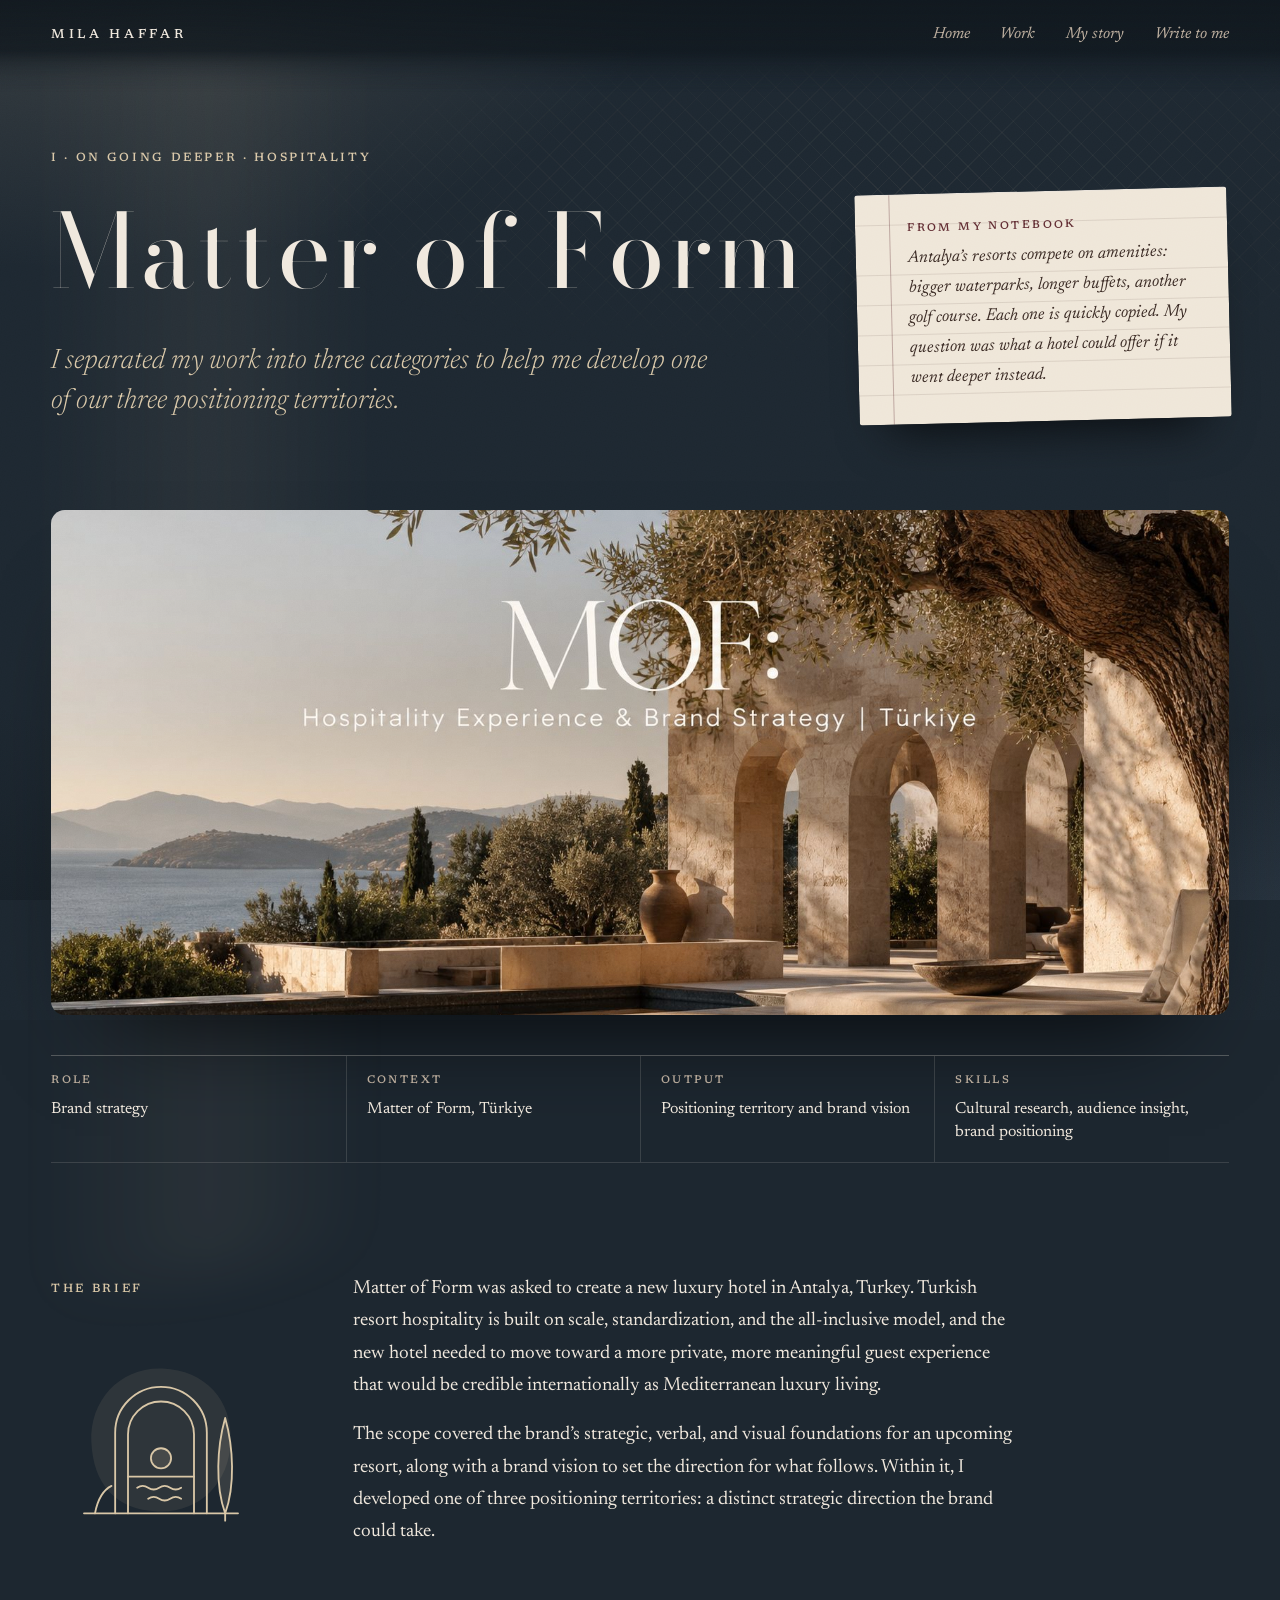
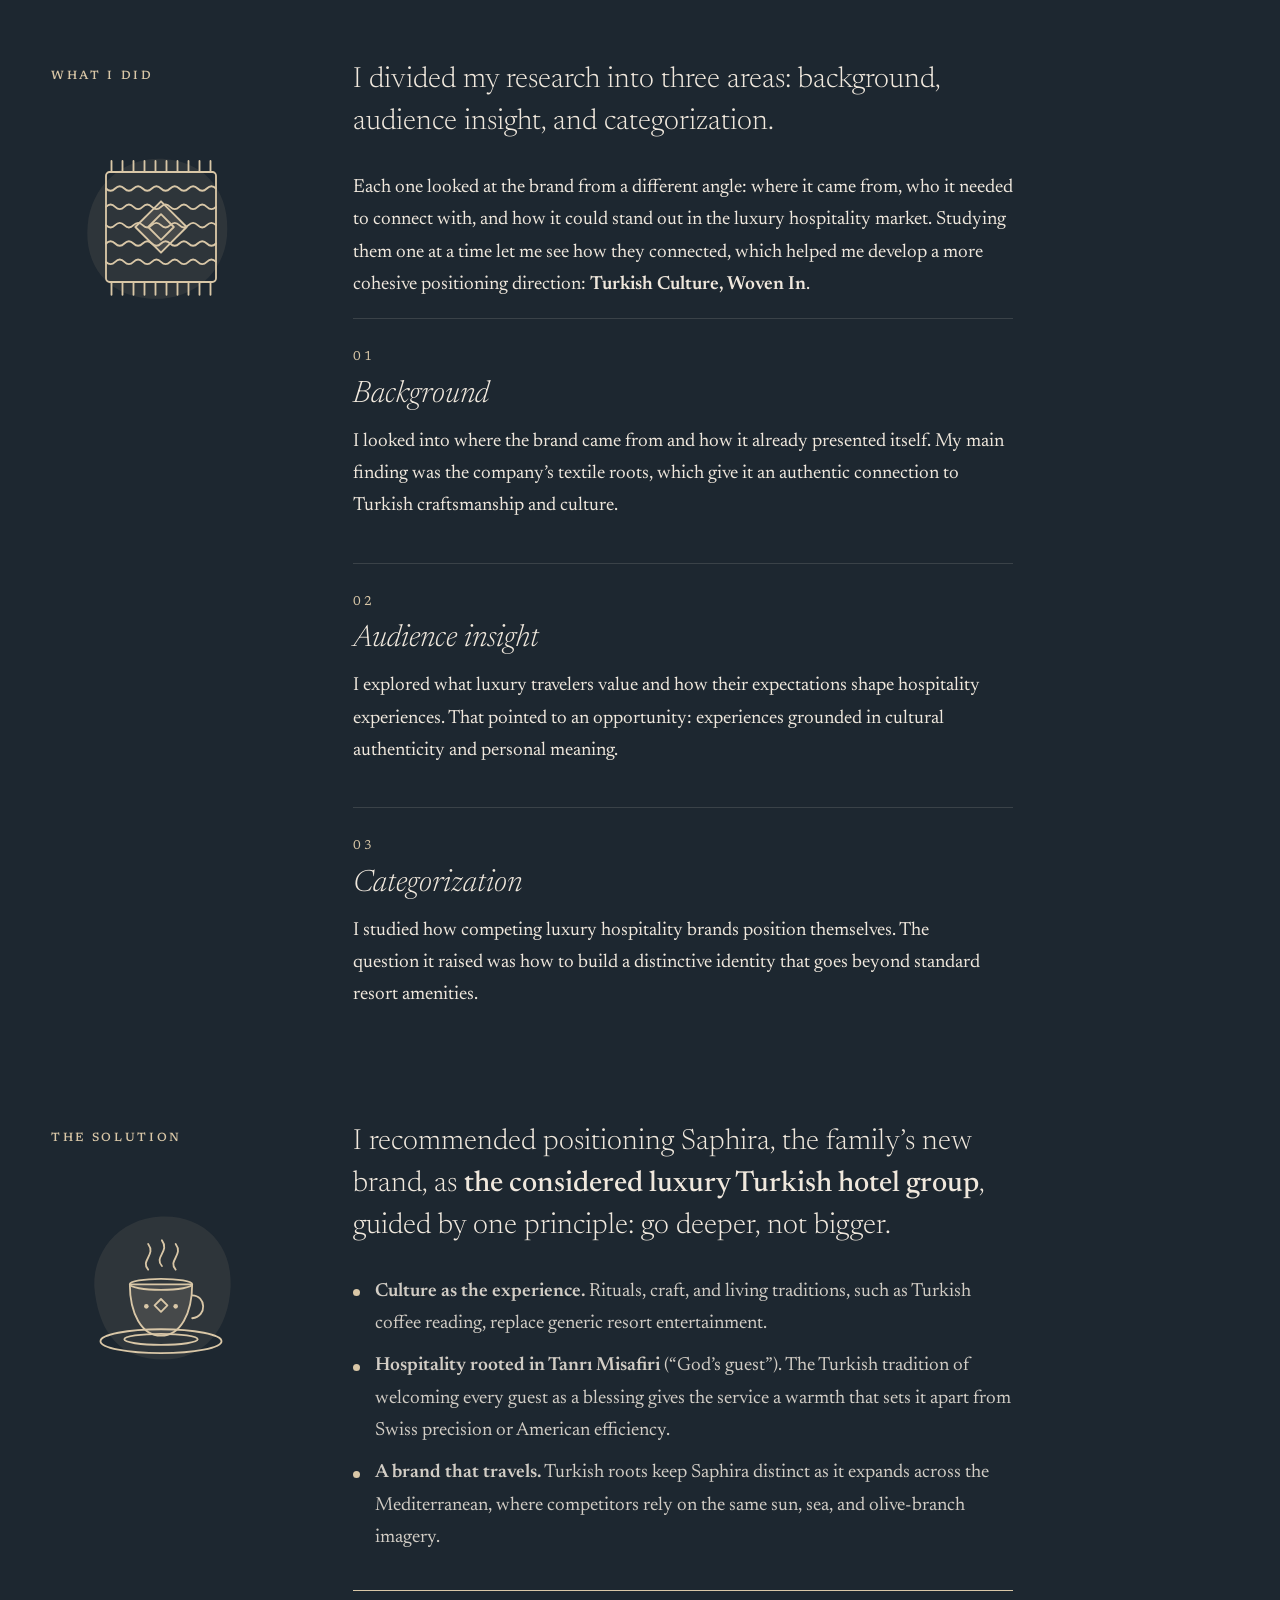
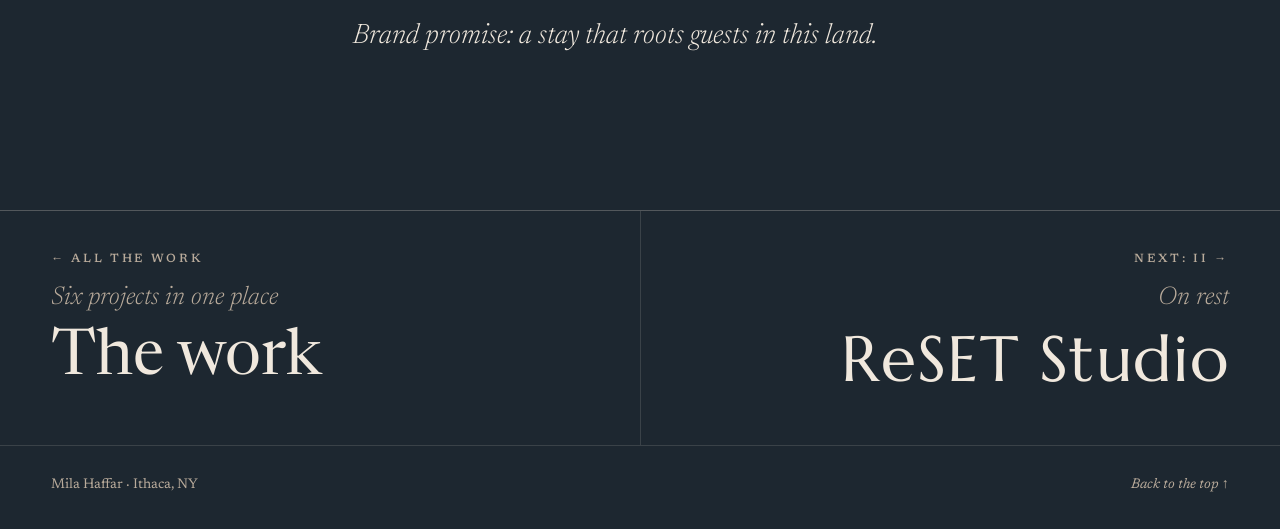
<file: work/mof.html>
<!DOCTYPE html>
<html lang="en" data-world="mof">
<head>
<meta charset="utf-8">
<meta name="viewport" content="width=device-width, initial-scale=1">
<meta name="theme-color" content="#241916">
<link rel="icon" href="../assets/favicon.ico" sizes="32x32">
<link rel="icon" href="../assets/favicon.svg" type="image/svg+xml">
<link rel="apple-touch-icon" href="../assets/apple-touch-icon.png">
<title>Mila Haffar — Matter of Form</title>
<meta name="description" content="A positioning territory for a new ultra-luxury Turkish hotel group: go deeper, not bigger.">
<script>document.documentElement.classList.add('js');</script>
<link rel="preconnect" href="https://fonts.googleapis.com">
<link rel="preconnect" href="https://fonts.gstatic.com" crossorigin>
<link rel="stylesheet" href="https://fonts.googleapis.com/css2?family=Newsreader:ital,opsz,wght@0,6..72,300..600;1,6..72,300..600&amp;display=swap">
<link rel="stylesheet" href="https://fonts.googleapis.com/css2?family=Bodoni+Moda:opsz,wght@6..96,400&amp;family=Marcellus&amp;family=Fraunces:opsz,wght,SOFT,WONK@144,700,100,1&amp;family=DM+Sans:opsz,wght@9..40,600&amp;family=Cormorant+Garamond:ital,wght@1,500&amp;family=Shippori+Mincho:wght@500&amp;display=swap&amp;text=%20ABCEFGIKMORSTYacdefghiklmnorstuw">
<link rel="stylesheet" href="../css/styles.css">
<script src="../js/site.js" defer></script>
</head>
<body id="top">
<a class="skip" href="#main">Skip to the project</a>
<div class="atmosphere" aria-hidden="true"></div>
<div class="grain" aria-hidden="true"></div>

<header class="topbar">
  <a class="brand" href="../index.html">Mila Haffar</a>
  <nav class="topnav" aria-label="Main">
    <a href="../index.html">Home</a>
    <a href="../work.html">Work</a>
    <a href="../about.html"><span class="nav-long">My story</span><span class="nav-short">Story</span></a>
    <a href="../contact.html"><span class="nav-long">Write to me</span><span class="nav-short">Contact</span></a>
  </nav>
</header>

<main id="main">
  <header class="case-hero">
    <p class="label" data-reveal>I · On going deeper · Hospitality</p>
    <h1 class="case-title title case-title--long" data-reveal style="--d: 80ms">Matter of Form</h1>
    <p class="case-dek" data-reveal style="--d: 160ms">I separated my work into three categories to help me develop one of our three positioning territories.</p>
    <aside class="note" data-reveal style="--d: 260ms">
      <p class="note-label">From my notebook</p>
      <p>Antalya’s resorts compete on amenities: bigger waterparks, longer buffets, another golf course. Each one is quickly copied. My question was what a hotel could offer if it went deeper instead.</p>
    </aside>
  </header>

  <figure class="case-cover" data-reveal>
    <img src="../assets/mof-cover.jpg" alt="Matter of Form (MOF): Hospitality Experience &amp; Brand Strategy, Türkiye">
  </figure>

  <dl class="case-meta" data-reveal>
      <div><dt>Role</dt><dd>Brand strategy</dd></div>
      <div><dt>Context</dt><dd>Matter of Form, Türkiye</dd></div>
      <div><dt>Output</dt><dd>Positioning territory and brand vision</dd></div>
      <div><dt>Skills</dt><dd>Cultural research, audience insight, brand positioning</dd></div>
  </dl>

  <section class="case-section" aria-label="The brief">
    <p class="label" data-reveal>The brief</p>
    <figure class="case-illo" aria-hidden="true" data-reveal><svg viewBox="0 0 240 240" fill="none" stroke="currentColor" stroke-width="2" stroke-linecap="round" stroke-linejoin="round" focusable="false"><path class="wash" d="M44 122c-2-46 32-82 78-80s76 34 74 80-34 78-80 76-70-30-72-76z"/><path class="ink" d="M36 200H204"/><path class="ink" d="M70 200V112a50 50 0 0 1 100 0V200"/><path class="ink" d="M84 200V114a36 36 0 0 1 72 0V200"/><circle class="ink soft" cx="120" cy="140" r="11"/><path class="ink" d="M84 160H156"/><path class="ink" d="M94 172q6-4 12 0t12 0t12 0t12 0"/><path class="ink" d="M106 184q6-4 12 0t12 0t12 0"/><path class="ink soft" d="M190 200c-11-30-9-72 0-104c9 32 11 74 0 104z"/><path class="ink" d="M190 200v8"/><path class="ink" d="M48 200c3-16 10-26 18-30"/></svg></figure>
    <div class="case-body" data-reveal style="--d: 120ms">
<p>Matter of Form was asked to create a new luxury hotel in Antalya, Turkey. Turkish resort hospitality is built on scale, standardization, and the all-inclusive model, and the new hotel needed to move toward a more private, more meaningful guest experience that would be credible internationally as Mediterranean luxury living.</p><p>The scope covered the brand’s strategic, verbal, and visual foundations for an upcoming resort, along with a brand vision to set the direction for what follows. Within it, I developed one of three positioning territories: a distinct strategic direction the brand could take.</p>
    </div>
  </section>

  <section class="case-section" aria-label="What I did">
    <p class="label" data-reveal>What I did</p>
    <figure class="case-illo" aria-hidden="true" data-reveal><svg viewBox="0 0 240 240" fill="none" stroke="currentColor" stroke-width="2" stroke-linecap="round" stroke-linejoin="round" focusable="false"><path class="wash" d="M40 118c4-44 40-76 86-72s70 40 66 84-42 72-86 68-70-36-66-80z"/><rect class="ink" x="60" y="60" width="120" height="120" rx="4"/><path class="ink" d="M60 78q5 5 10 0q5 -5 10 0q5 5 10 0q5 -5 10 0q5 5 10 0q5 -5 10 0q5 5 10 0q5 -5 10 0q5 5 10 0q5 -5 10 0q5 5 10 0q5 -5 10 0"/><path class="ink" d="M60 98q5 -5 10 0q5 5 10 0q5 -5 10 0q5 5 10 0q5 -5 10 0q5 5 10 0q5 -5 10 0q5 5 10 0q5 -5 10 0q5 5 10 0q5 -5 10 0q5 5 10 0"/><path class="ink" d="M60 118q5 5 10 0q5 -5 10 0q5 5 10 0q5 -5 10 0q5 5 10 0q5 -5 10 0q5 5 10 0q5 -5 10 0q5 5 10 0q5 -5 10 0q5 5 10 0q5 -5 10 0"/><path class="ink" d="M60 138q5 -5 10 0q5 5 10 0q5 -5 10 0q5 5 10 0q5 -5 10 0q5 5 10 0q5 -5 10 0q5 5 10 0q5 -5 10 0q5 5 10 0q5 -5 10 0q5 5 10 0"/><path class="ink" d="M60 158q5 5 10 0q5 -5 10 0q5 5 10 0q5 -5 10 0q5 5 10 0q5 -5 10 0q5 5 10 0q5 -5 10 0q5 5 10 0q5 -5 10 0q5 5 10 0q5 -5 10 0"/><path class="ink soft" d="M120 92L148 120L120 148L92 120Z"/><path class="ink" d="M120 106L134 120L120 134L106 120Z"/><path class="ink" d="M66 180v14"/><path class="ink" d="M78 180v14"/><path class="ink" d="M90 180v14"/><path class="ink" d="M102 180v14"/><path class="ink" d="M114 180v14"/><path class="ink" d="M126 180v14"/><path class="ink" d="M138 180v14"/><path class="ink" d="M150 180v14"/><path class="ink" d="M162 180v14"/><path class="ink" d="M174 180v14"/><path class="ink" d="M66 60v-12"/><path class="ink" d="M78 60v-12"/><path class="ink" d="M90 60v-12"/><path class="ink" d="M102 60v-12"/><path class="ink" d="M114 60v-12"/><path class="ink" d="M126 60v-12"/><path class="ink" d="M138 60v-12"/><path class="ink" d="M150 60v-12"/><path class="ink" d="M162 60v-12"/><path class="ink" d="M174 60v-12"/></svg></figure>
    <div class="case-body" data-reveal style="--d: 120ms">
<p class="case-lead">I divided my research into three areas: background, audience insight, and categorization.</p><p>Each one looked at the brand from a different angle: where it came from, who it needed to connect with, and how it could stand out in the luxury hospitality market. Studying them one at a time let me see how they connected, which helped me develop a more cohesive positioning direction: <strong>Turkish Culture, Woven In</strong>.</p><div class="step"><span class="step-num">01</span><h3>Background</h3><p>I looked into where the brand came from and how it already presented itself. My main finding was the company’s textile roots, which give it an authentic connection to Turkish craftsmanship and culture.</p></div><div class="step"><span class="step-num">02</span><h3>Audience insight</h3><p>I explored what luxury travelers value and how their expectations shape hospitality experiences. That pointed to an opportunity: experiences grounded in cultural authenticity and personal meaning.</p></div><div class="step"><span class="step-num">03</span><h3>Categorization</h3><p>I studied how competing luxury hospitality brands position themselves. The question it raised was how to build a distinctive identity that goes beyond standard resort amenities.</p></div>
    </div>
  </section>

  <section class="case-section" aria-label="The solution">
    <p class="label" data-reveal>The solution</p>
    <figure class="case-illo" aria-hidden="true" data-reveal><svg viewBox="0 0 240 240" fill="none" stroke="currentColor" stroke-width="2" stroke-linecap="round" stroke-linejoin="round" focusable="false"><path class="wash" d="M48 126c-6-44 26-82 72-84s78 30 76 76-28 80-74 80-68-28-74-72z"/><ellipse class="ink" cx="120" cy="178" rx="66" ry="13"/><ellipse class="ink" cx="120" cy="176" rx="40" ry="6"/><path class="ink soft" d="M86 116h68c0 32-13 56-34 56s-34-24-34-56z"/><ellipse class="ink" cx="120" cy="116" rx="34" ry="6"/><path class="ink" d="M154 128c15 0 17 23 0 25"/><path class="ink" d="M120 132l7 7-7 7-7-7z"/><circle class="fill" cx="104" cy="140" r="2.5"/><circle class="fill" cx="136" cy="140" r="2.5"/><path class="ink" d="M106 100c-9-10 9-16 0-28"/><path class="ink" d="M121 96c-9-10 9-16 0-28"/><path class="ink" d="M136 100c-9-10 9-16 0-28"/></svg></figure>
    <div class="case-body" data-reveal style="--d: 120ms">
<p class="case-lead">I recommended positioning Saphira, the family’s new brand, as <strong>the considered luxury Turkish hotel group</strong>, guided by one principle: go deeper, not bigger.</p><ul class="case-list"><li><strong>Culture as the experience.</strong> Rituals, craft, and living traditions, such as Turkish coffee reading, replace generic resort entertainment.</li><li><strong>Hospitality rooted in Tanrı Misafiri</strong> (“God’s guest”). The Turkish tradition of welcoming every guest as a blessing gives the service a warmth that sets it apart from Swiss precision or American efficiency.</li><li><strong>A brand that travels.</strong> Turkish roots keep Saphira distinct as it expands across the Mediterranean, where competitors rely on the same sun, sea, and olive-branch imagery.</li></ul><p class="case-callout">Brand promise: a stay that roots guests in this land.</p>
    </div>
  </section>
</main>

<nav class="case-foot" aria-label="More work">
  <a href="../work.html" data-world="home">
    <span class="label">&larr; All the work</span>
    <span class="case-foot-chapter">Six projects in one place</span>
    <span class="case-foot-title">The work</span>
  </a>
  <a href="reset-studio.html" data-world="reset">
    <span class="label">Next: II &rarr;</span>
    <span class="case-foot-chapter">On rest</span>
    <span class="case-foot-title title">ReSET Studio</span>
  </a>
</nav>

<footer class="footer">
  <span>Mila Haffar · Ithaca, NY</span>
  <a href="#top">Back to the top ↑</a>
</footer>

</body>
</html>
</file>
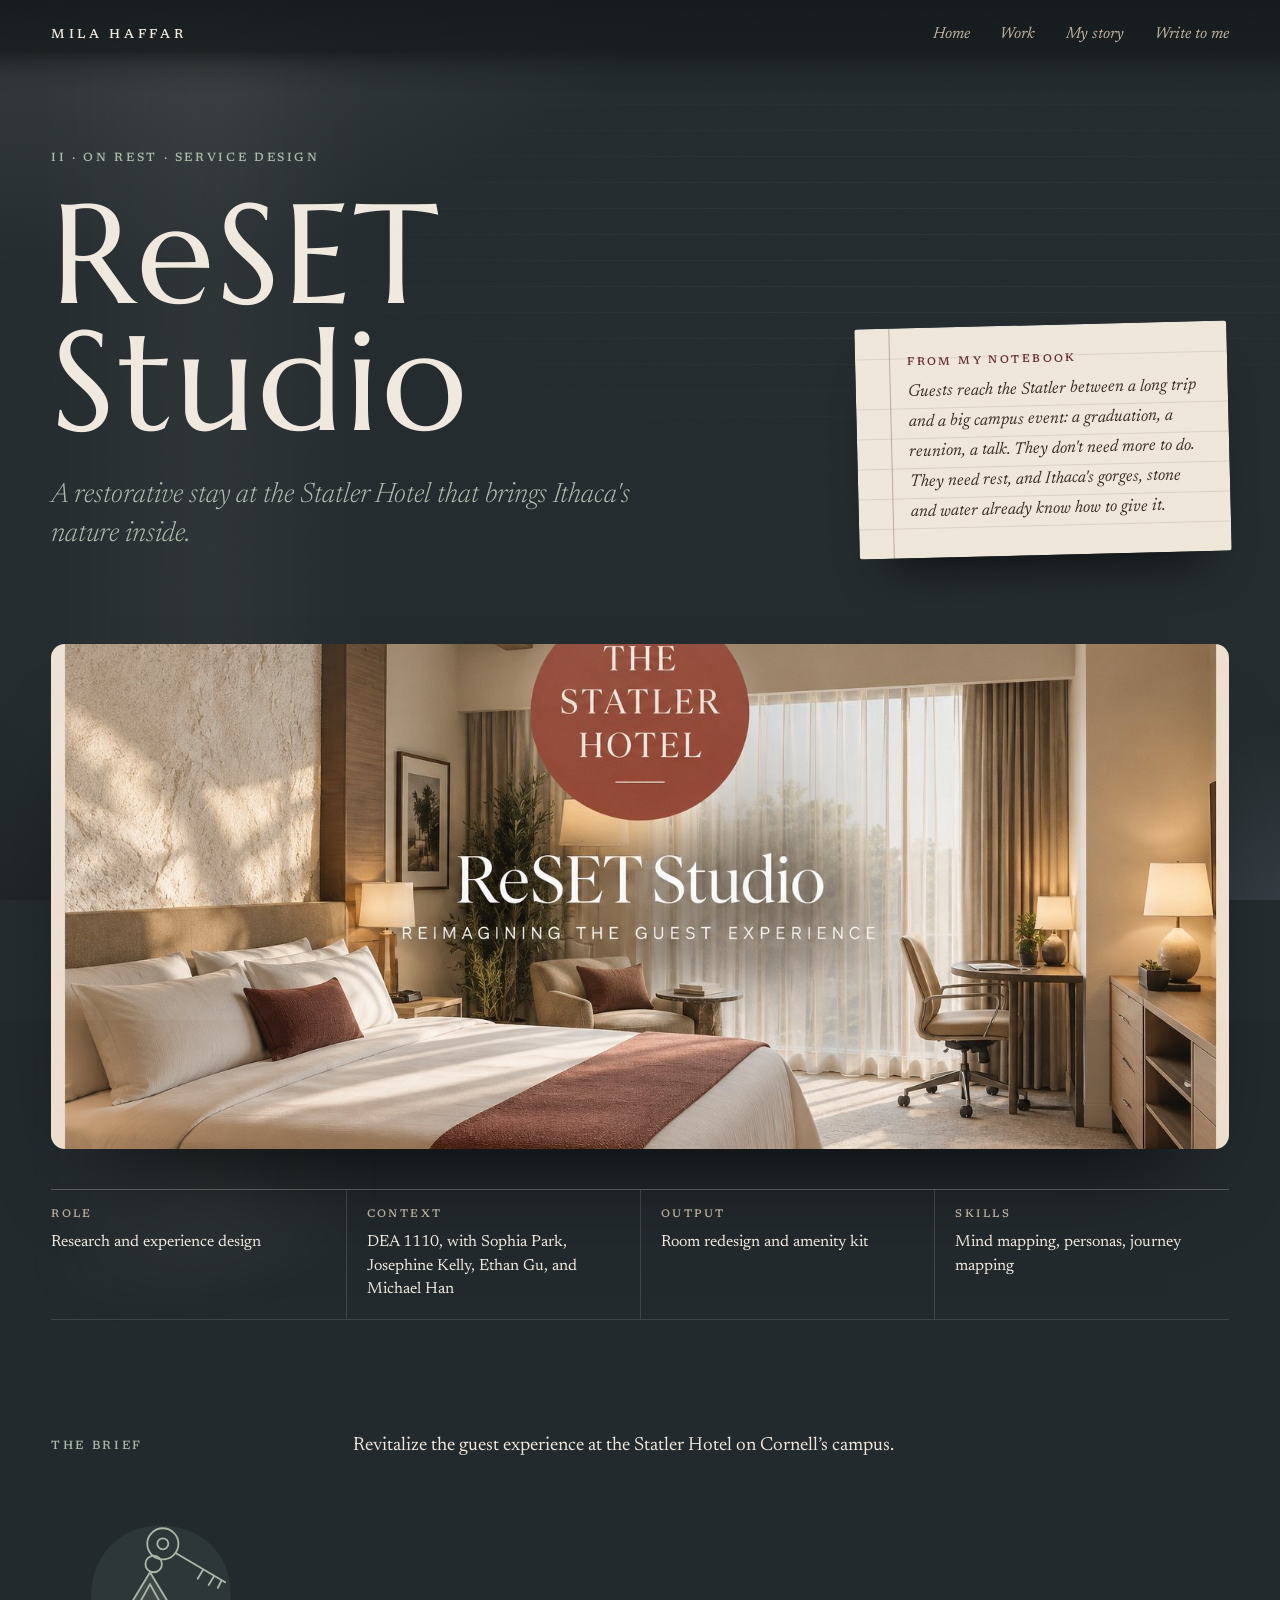
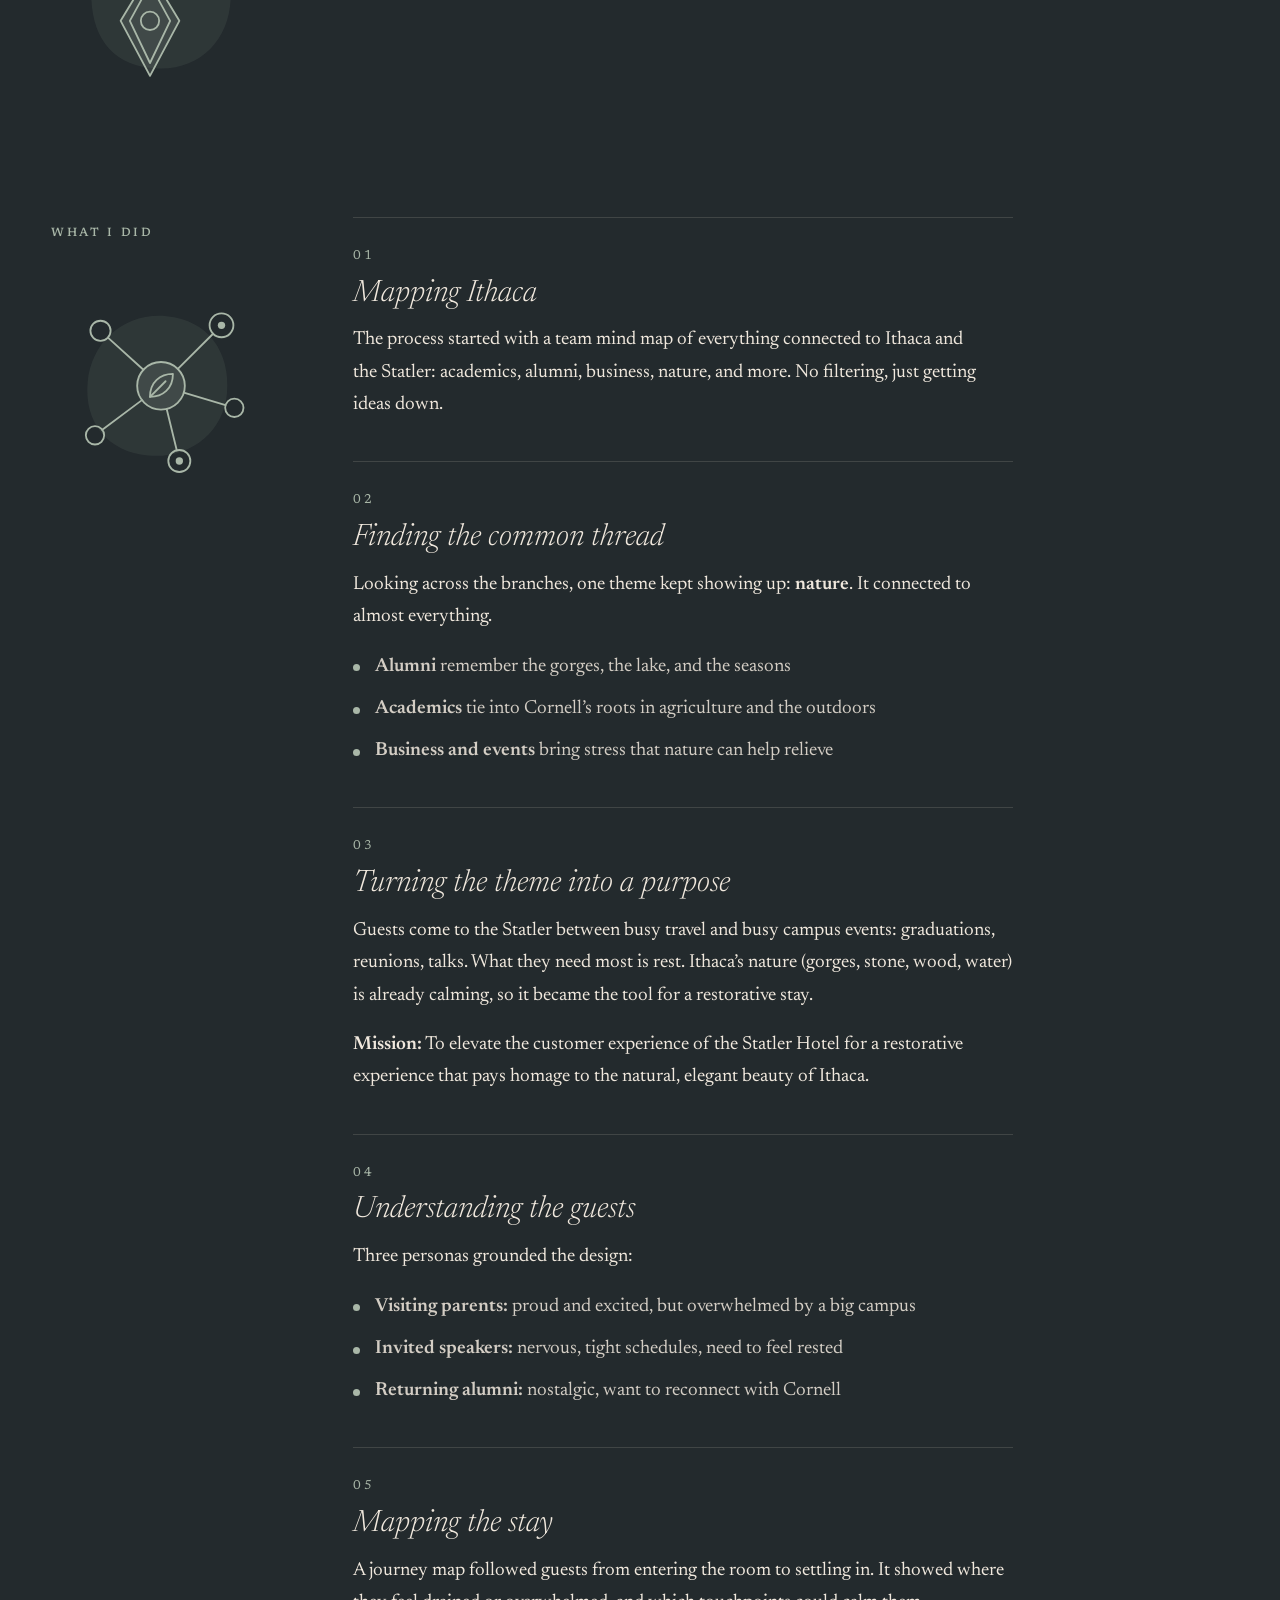
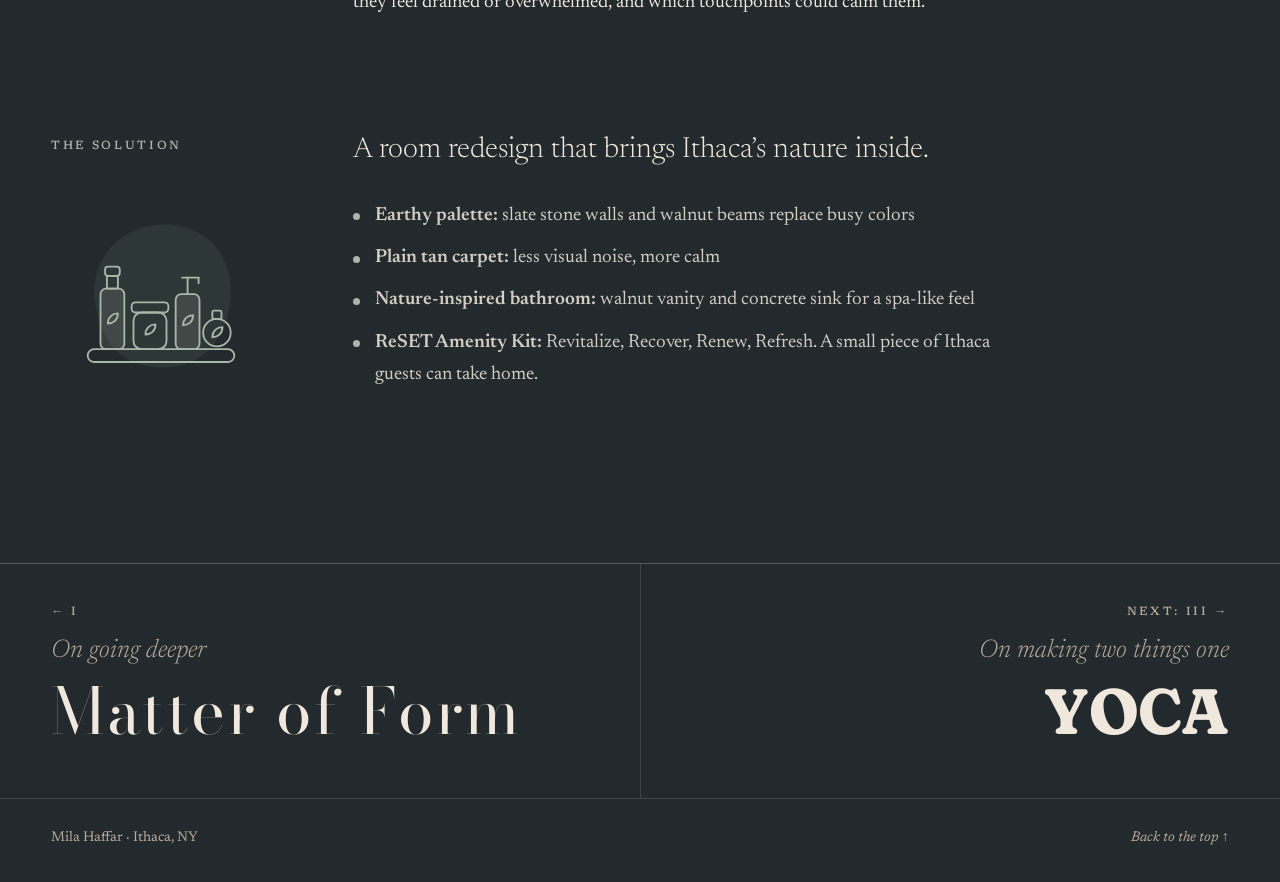
<file: work/reset-studio.html>
<!DOCTYPE html>
<html lang="en" data-world="reset">
<head>
<meta charset="utf-8">
<meta name="viewport" content="width=device-width, initial-scale=1">
<meta name="theme-color" content="#241916">
<link rel="icon" href="../assets/favicon.ico" sizes="32x32">
<link rel="icon" href="../assets/favicon.svg" type="image/svg+xml">
<link rel="apple-touch-icon" href="../assets/apple-touch-icon.png">
<title>Mila Haffar — ReSET Studio</title>
<meta name="description" content="A restorative stay at the Statler Hotel that brings Ithaca’s nature inside.">
<script>document.documentElement.classList.add('js');</script>
<link rel="preconnect" href="https://fonts.googleapis.com">
<link rel="preconnect" href="https://fonts.gstatic.com" crossorigin>
<link rel="stylesheet" href="https://fonts.googleapis.com/css2?family=Newsreader:ital,opsz,wght@0,6..72,300..600;1,6..72,300..600&amp;display=swap">
<link rel="stylesheet" href="https://fonts.googleapis.com/css2?family=Bodoni+Moda:opsz,wght@6..96,400&amp;family=Marcellus&amp;family=Fraunces:opsz,wght,SOFT,WONK@144,700,100,1&amp;family=DM+Sans:opsz,wght@9..40,600&amp;family=Cormorant+Garamond:ital,wght@1,500&amp;family=Shippori+Mincho:wght@500&amp;display=swap&amp;text=%20ABCEFGIKMORSTYacdefghiklmnorstuw">
<link rel="stylesheet" href="../css/styles.css">
<script src="../js/site.js" defer></script>
</head>
<body id="top">
<a class="skip" href="#main">Skip to the project</a>
<div class="atmosphere" aria-hidden="true"></div>
<div class="grain" aria-hidden="true"></div>

<header class="topbar">
  <a class="brand" href="../index.html">Mila Haffar</a>
  <nav class="topnav" aria-label="Main">
    <a href="../index.html">Home</a>
    <a href="../work.html">Work</a>
    <a href="../about.html"><span class="nav-long">My story</span><span class="nav-short">Story</span></a>
    <a href="../contact.html"><span class="nav-long">Write to me</span><span class="nav-short">Contact</span></a>
  </nav>
</header>

<main id="main">
  <header class="case-hero">
    <p class="label" data-reveal>II · On rest · Service design</p>
    <h1 class="case-title title" data-reveal style="--d: 80ms">ReSET Studio</h1>
    <p class="case-dek" data-reveal style="--d: 160ms">A restorative stay at the Statler Hotel that brings Ithaca's nature inside.</p>
    <aside class="note" data-reveal style="--d: 260ms">
      <p class="note-label">From my notebook</p>
      <p>Guests reach the Statler between a long trip and a big campus event: a graduation, a reunion, a talk. They don't need more to do. They need rest, and Ithaca's gorges, stone and water already know how to give it.</p>
    </aside>
  </header>

  <figure class="case-cover" data-reveal>
    <img src="../assets/reset-cover.jpg" alt="ReSET Studio — The Statler Hotel, reimagining the guest experience">
  </figure>

  <dl class="case-meta" data-reveal>
      <div><dt>Role</dt><dd>Research and experience design</dd></div>
      <div><dt>Context</dt><dd>DEA 1110, with Sophia Park, Josephine Kelly, Ethan Gu, and Michael Han</dd></div>
      <div><dt>Output</dt><dd>Room redesign and amenity kit</dd></div>
      <div><dt>Skills</dt><dd>Mind mapping, personas, journey mapping</dd></div>
  </dl>

  <section class="case-section" aria-label="The brief">
    <p class="label" data-reveal>The brief</p>
    <figure class="case-illo" aria-hidden="true" data-reveal><svg viewBox="0 0 240 240" fill="none" stroke="currentColor" stroke-width="2" stroke-linecap="round" stroke-linejoin="round" focusable="false"><path class="wash" d="M44 122c-2-46 32-82 78-80s76 34 74 80-34 78-80 76-70-30-72-76z"/><circle class="ink" cx="122" cy="62" r="17"/><circle class="ink" cx="122" cy="62" r="6"/><path class="ink" d="M136 72L190 104"/><path class="ink" d="M178 97l-6 10"/><path class="ink" d="M166 90l-6 10"/><path class="ink" d="M186 102l-4 8"/><circle class="ink" cx="112" cy="84" r="9"/><path class="ink soft" d="M108 93L140 146L108 206L76 146Z"/><path class="ink" d="M108 106L130 146L108 192L86 146Z"/><circle class="ink" cx="108" cy="146" r="10"/></svg></figure>
    <div class="case-body" data-reveal style="--d: 120ms">
<p>Revitalize the guest experience at the Statler Hotel on Cornell’s campus.</p>
    </div>
  </section>

  <section class="case-section" aria-label="What I did">
    <p class="label" data-reveal>What I did</p>
    <figure class="case-illo" aria-hidden="true" data-reveal><svg viewBox="0 0 240 240" fill="none" stroke="currentColor" stroke-width="2" stroke-linecap="round" stroke-linejoin="round" focusable="false"><path class="wash" d="M40 118c4-44 40-76 86-72s70 40 66 84-42 72-86 68-70-36-66-80z"/><path class="ink" d="M100.8 104.5L62.1 69.4"/><path class="ink" d="M138.4 103.6L176.8 65.2"/><path class="ink" d="M144.9 129.5L190.4 143.1"/><path class="ink" d="M126.2 147.3L137.2 192.3"/><path class="ink" d="M99.2 137.6L56.0 170.0"/><circle class="ink soft" cx="120" cy="122" r="26"/><path class="ink" d="M108 134c0-16 11-25 25-25c0 16-11 25-25 25z"/><path class="ink" d="M108 134l17-17"/><circle class="ink" cx="54" cy="62" r="11"/><circle class="ink" cx="186" cy="56" r="13"/><circle class="ink" cx="200" cy="146" r="10"/><circle class="ink" cx="140" cy="204" r="12"/><circle class="ink" cx="48" cy="176" r="10"/><circle class="fill" cx="186" cy="56" r="4"/><circle class="fill" cx="140" cy="204" r="4"/></svg></figure>
    <div class="case-body" data-reveal style="--d: 120ms">
<div class="step"><span class="step-num">01</span><h3>Mapping Ithaca</h3><p>The process started with a team mind map of everything connected to Ithaca and the Statler: academics, alumni, business, nature, and more. No filtering, just getting ideas down.</p></div><div class="step"><span class="step-num">02</span><h3>Finding the common thread</h3><p>Looking across the branches, one theme kept showing up: <strong>nature</strong>. It connected to almost everything.</p><ul class="case-list"><li><strong>Alumni</strong> remember the gorges, the lake, and the seasons</li><li><strong>Academics</strong> tie into Cornell’s roots in agriculture and the outdoors</li><li><strong>Business and events</strong> bring stress that nature can help relieve</li></ul></div><div class="step"><span class="step-num">03</span><h3>Turning the theme into a purpose</h3><p>Guests come to the Statler between busy travel and busy campus events: graduations, reunions, talks. What they need most is rest. Ithaca’s nature (gorges, stone, wood, water) is already calming, so it became the tool for a restorative stay.</p><p><strong>Mission:</strong> To elevate the customer experience of the Statler Hotel for a restorative experience that pays homage to the natural, elegant beauty of Ithaca.</p></div><div class="step"><span class="step-num">04</span><h3>Understanding the guests</h3><p>Three personas grounded the design:</p><ul class="case-list"><li><strong>Visiting parents:</strong> proud and excited, but overwhelmed by a big campus</li><li><strong>Invited speakers:</strong> nervous, tight schedules, need to feel rested</li><li><strong>Returning alumni:</strong> nostalgic, want to reconnect with Cornell</li></ul></div><div class="step"><span class="step-num">05</span><h3>Mapping the stay</h3><p>A journey map followed guests from entering the room to settling in. It showed where they feel drained or overwhelmed, and which touchpoints could calm them.</p></div>
    </div>
  </section>

  <section class="case-section" aria-label="The solution">
    <p class="label" data-reveal>The solution</p>
    <figure class="case-illo" aria-hidden="true" data-reveal><svg viewBox="0 0 240 240" fill="none" stroke="currentColor" stroke-width="2" stroke-linecap="round" stroke-linejoin="round" focusable="false"><path class="wash" d="M48 126c-6-44 26-82 72-84s78 30 76 76-28 80-74 80-68-28-74-72z"/><rect class="ink" x="40" y="178" width="160" height="14" rx="7"/><rect class="ink soft" x="54" y="112" width="26" height="66" rx="6"/><rect class="ink" x="61" y="98" width="12" height="14" rx="2"/><rect class="ink" x="59" y="88" width="16" height="10" rx="3"/><rect class="ink" x="90" y="138" width="36" height="40" rx="9"/><rect class="ink" x="88" y="127" width="40" height="11" rx="4"/><rect class="ink soft" x="136" y="118" width="26" height="60" rx="6"/><path class="ink" d="M149 118V100"/><path class="ink" d="M143 100h18"/><path class="ink" d="M161 100v6"/><circle class="ink" cx="181" cy="160" r="15"/><rect class="ink" x="176" y="136" width="10" height="9" rx="2"/><path class="ink" d="M62 150c0-7 5-11 11-11c0 7-5 11-11 11z"/><path class="ink" d="M103 162c0-7 5-11 11-11c0 7-5 11-11 11z"/><path class="ink" d="M144 152c0-7 5-11 11-11c0 7-5 11-11 11z"/><path class="ink" d="M176 165c0-7 5-11 11-11c0 7-5 11-11 11z"/></svg></figure>
    <div class="case-body" data-reveal style="--d: 120ms">
<p class="case-lead">A room redesign that brings Ithaca’s nature inside.</p><ul class="case-list"><li><strong>Earthy palette:</strong> slate stone walls and walnut beams replace busy colors</li><li><strong>Plain tan carpet:</strong> less visual noise, more calm</li><li><strong>Nature-inspired bathroom:</strong> walnut vanity and concrete sink for a spa-like feel</li><li><strong>ReSET Amenity Kit:</strong> Revitalize, Recover, Renew, Refresh. A small piece of Ithaca guests can take home.</li></ul>
    </div>
  </section>
</main>

<nav class="case-foot" aria-label="More work">
  <a href="mof.html" data-world="mof">
    <span class="label">&larr; I</span>
    <span class="case-foot-chapter">On going deeper</span>
    <span class="case-foot-title title">Matter of Form</span>
  </a>
  <a href="yoca.html" data-world="yoca">
    <span class="label">Next: III &rarr;</span>
    <span class="case-foot-chapter">On making two things one</span>
    <span class="case-foot-title title">YOCA</span>
  </a>
</nav>

<footer class="footer">
  <span>Mila Haffar · Ithaca, NY</span>
  <a href="#top">Back to the top ↑</a>
</footer>

</body>
</html>
</file>
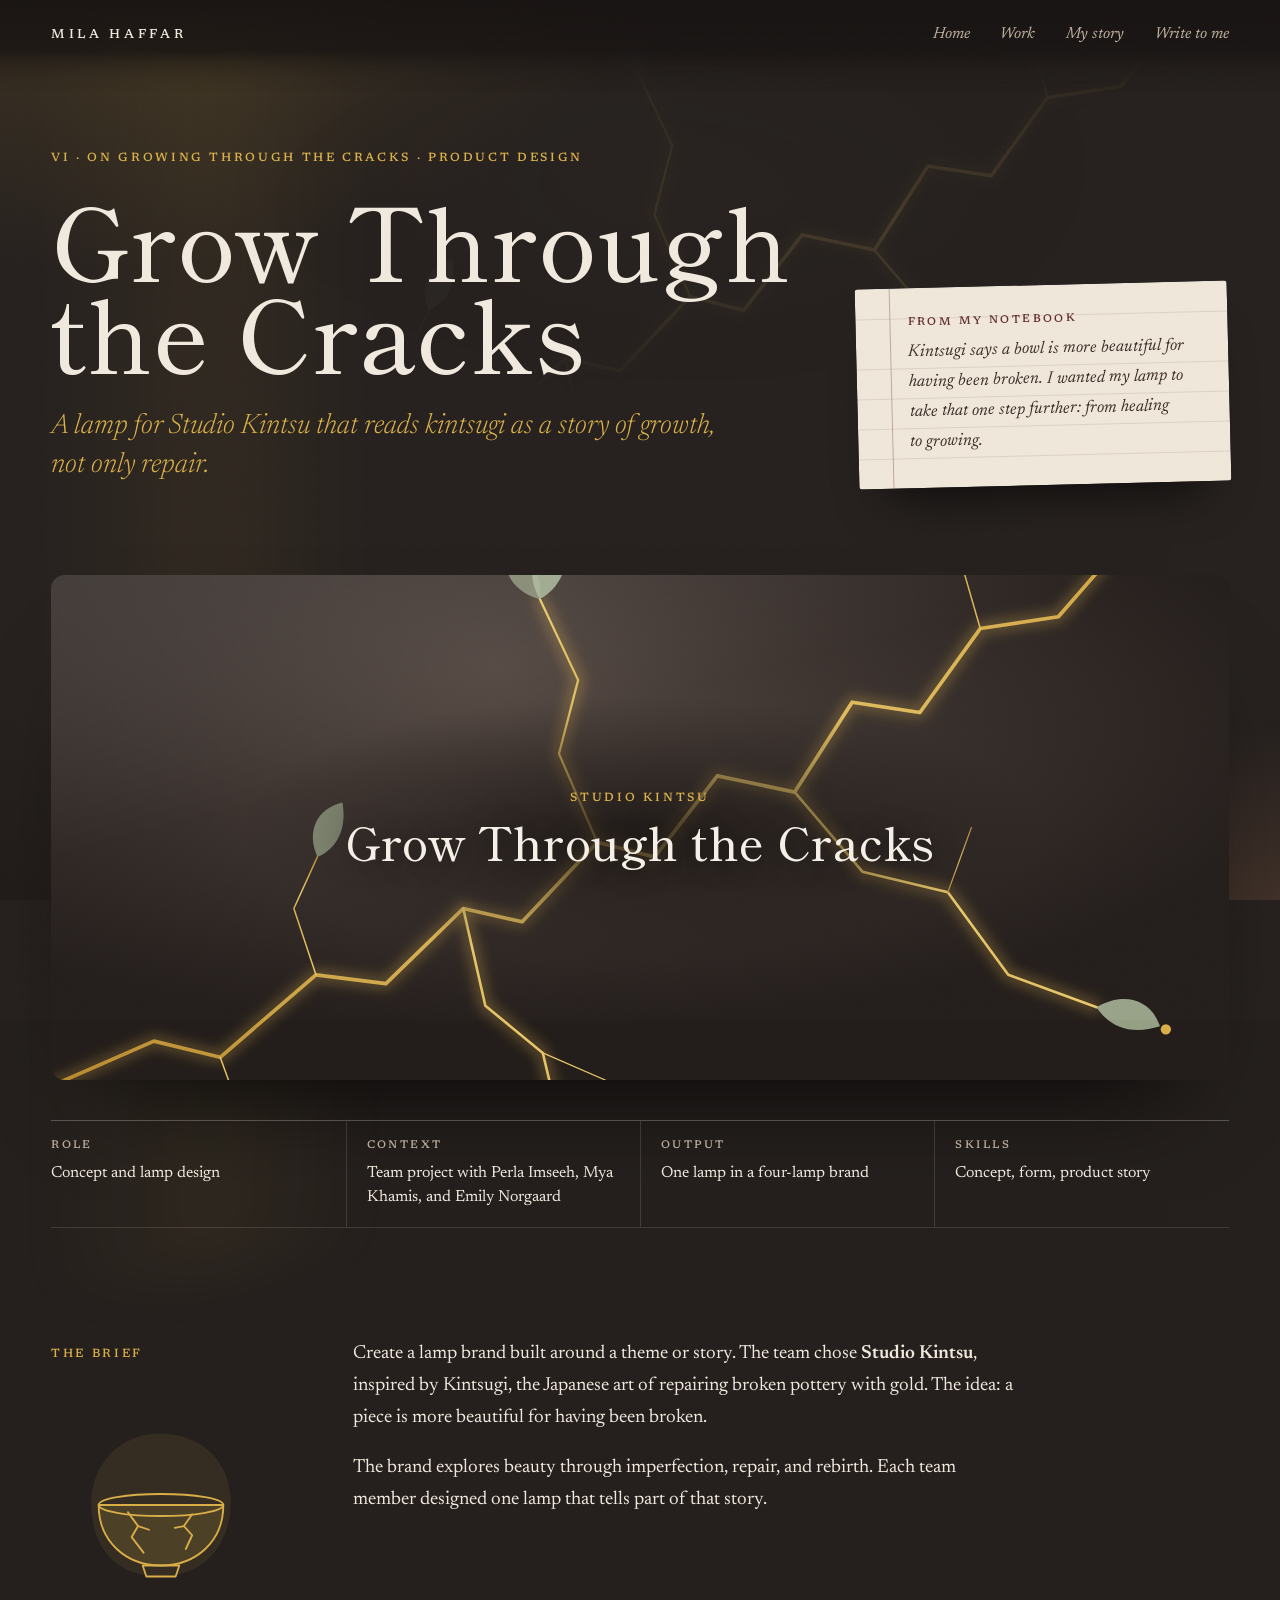
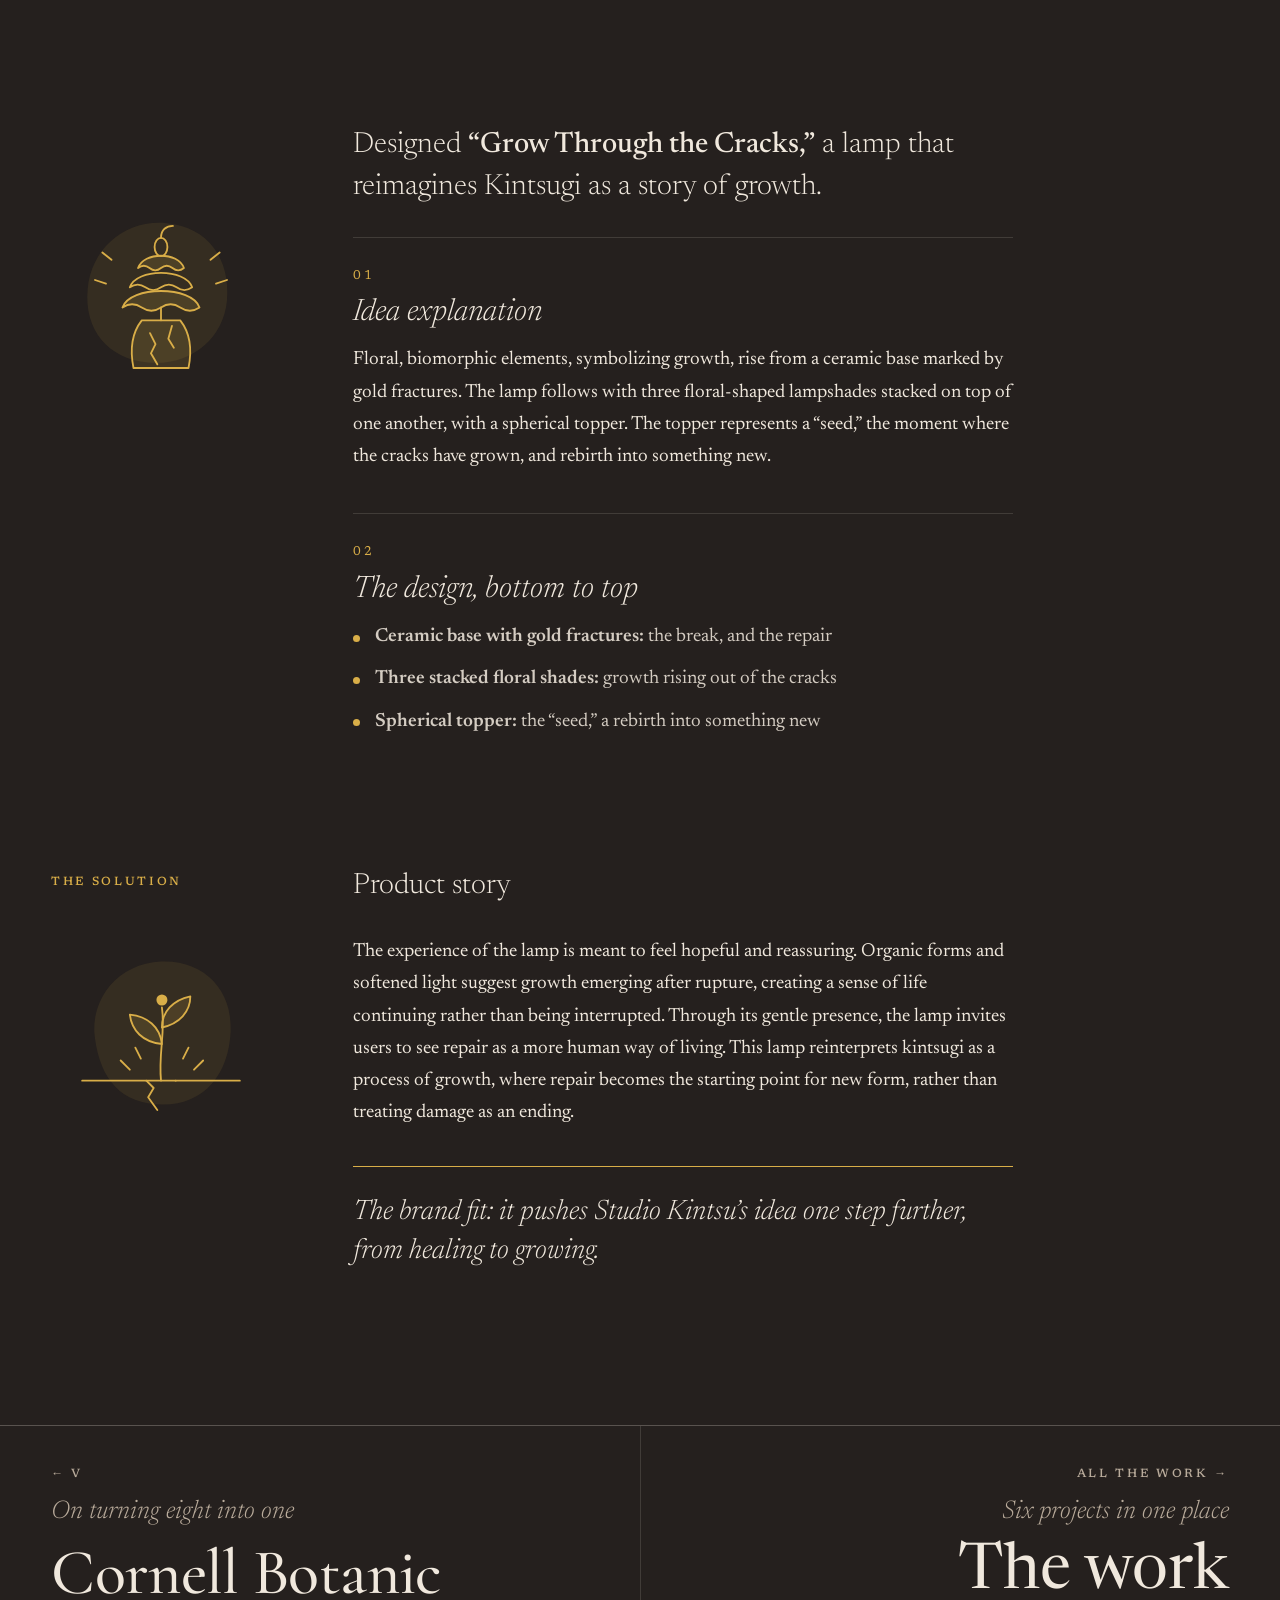
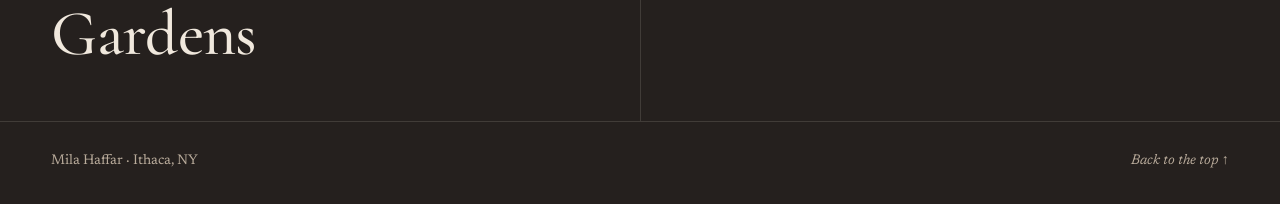
<file: work/studio-kintsu.html>
<!DOCTYPE html>
<html lang="en" data-world="kintsu">
<head>
<meta charset="utf-8">
<meta name="viewport" content="width=device-width, initial-scale=1">
<meta name="theme-color" content="#241916">
<link rel="icon" href="../assets/favicon.ico" sizes="32x32">
<link rel="icon" href="../assets/favicon.svg" type="image/svg+xml">
<link rel="apple-touch-icon" href="../assets/apple-touch-icon.png">
<title>Mila Haffar — Studio Kintsu</title>
<meta name="description" content="A lamp for Studio Kintsu that reads kintsugi as a story of growth, not only repair.">
<script>document.documentElement.classList.add('js');</script>
<link rel="preconnect" href="https://fonts.googleapis.com">
<link rel="preconnect" href="https://fonts.gstatic.com" crossorigin>
<link rel="stylesheet" href="https://fonts.googleapis.com/css2?family=Newsreader:ital,opsz,wght@0,6..72,300..600;1,6..72,300..600&amp;display=swap">
<link rel="stylesheet" href="https://fonts.googleapis.com/css2?family=Bodoni+Moda:opsz,wght@6..96,400&amp;family=Marcellus&amp;family=Fraunces:opsz,wght,SOFT,WONK@144,700,100,1&amp;family=DM+Sans:opsz,wght@9..40,600&amp;family=Cormorant+Garamond:ital,wght@1,500&amp;family=Shippori+Mincho:wght@500&amp;display=swap&amp;text=%20ABCEFGIKMORSTYacdefghiklmnorstuw">
<link rel="stylesheet" href="../css/styles.css">
<script src="../js/site.js" defer></script>
</head>
<body id="top">
<a class="skip" href="#main">Skip to the project</a>
<div class="atmosphere" aria-hidden="true"></div>
<div class="grain" aria-hidden="true"></div>

<header class="topbar">
  <a class="brand" href="../index.html">Mila Haffar</a>
  <nav class="topnav" aria-label="Main">
    <a href="../index.html">Home</a>
    <a href="../work.html">Work</a>
    <a href="../about.html"><span class="nav-long">My story</span><span class="nav-short">Story</span></a>
    <a href="../contact.html"><span class="nav-long">Write to me</span><span class="nav-short">Contact</span></a>
  </nav>
</header>

<main id="main">
  <header class="case-hero">
    <p class="label" data-reveal>VI · On growing through the cracks · Product design</p>
    <h1 class="case-title title case-title--long" data-reveal style="--d: 80ms">Grow Through the Cracks</h1>
    <p class="case-dek" data-reveal style="--d: 160ms">A lamp for Studio Kintsu that reads kintsugi as a story of growth, not only repair.</p>
    <aside class="note" data-reveal style="--d: 260ms">
      <p class="note-label">From my notebook</p>
      <p>Kintsugi says a bowl is more beautiful for having been broken. I wanted my lamp to take that one step further: from healing to growing.</p>
    </aside>
  </header>

  <figure class="case-cover" data-reveal>
    <div class="lid-art" role="img" aria-label="Studio Kintsu — Grow Through the Cracks. Gold fills the cracks in dark ceramic, with new leaves at their ends."><span class="label">Studio Kintsu</span><span class="lid-art-title">Grow Through the Cracks</span></div>
  </figure>

  <dl class="case-meta" data-reveal>
      <div><dt>Role</dt><dd>Concept and lamp design</dd></div>
      <div><dt>Context</dt><dd>Team project with Perla Imseeh, Mya Khamis, and Emily Norgaard</dd></div>
      <div><dt>Output</dt><dd>One lamp in a four-lamp brand</dd></div>
      <div><dt>Skills</dt><dd>Concept, form, product story</dd></div>
  </dl>

  <section class="case-section" aria-label="The brief">
    <p class="label" data-reveal>The brief</p>
    <figure class="case-illo" aria-hidden="true" data-reveal><svg viewBox="0 0 240 240" fill="none" stroke="currentColor" stroke-width="2" stroke-linecap="round" stroke-linejoin="round" focusable="false"><path class="wash" d="M44 122c-2-46 32-82 78-80s76 34 74 80-34 78-80 76-70-30-72-76z"/><path class="ink soft" d="M52 120h136c0 40-30 66-68 66s-68-26-68-66z"/><ellipse class="ink" cx="120" cy="120" rx="68" ry="12"/><path class="ink" d="M100 186h40l-4 12h-32z"/><path class="ink" d="M84 128l11 15-7 12 13 17"/><path class="ink" d="M95 143l12 4"/><path class="ink" d="M154 130l-9 13 9 10-7 15"/><path class="ink" d="M145 143l-10 2"/></svg></figure>
    <div class="case-body" data-reveal style="--d: 120ms">
<p>Create a lamp brand built around a theme or story. The team chose <strong>Studio Kintsu</strong>, inspired by Kintsugi, the Japanese art of repairing broken pottery with gold. The idea: a piece is more beautiful for having been broken.</p><p>The brand explores beauty through imperfection, repair, and rebirth. Each team member designed one lamp that tells part of that story.</p>
    </div>
  </section>

  <section class="case-section" aria-label="What I did">
    <p class="label" data-reveal>What I did</p>
    <figure class="case-illo" aria-hidden="true" data-reveal><svg viewBox="0 0 240 240" fill="none" stroke="currentColor" stroke-width="2" stroke-linecap="round" stroke-linejoin="round" focusable="false"><path class="wash" d="M40 118c4-44 40-76 86-72s70 40 66 84-42 72-86 68-70-36-66-80z"/><path class="ink soft" d="M90 204h60c4-20 2-38-9-52h-42c-11 14-13 32-9 52z"/><path class="ink" d="M108 166l6 12-5 10 7 12"/><path class="ink" d="M132 158l-4 14 6 10"/><path class="ink" d="M120 152v-14"/><path class="ink soft" d="M78 138c8-24 76-24 84 0q-10.5 7-21 0t-21 0t-21 0t-21 0z"/><path class="ink" d="M86 116c7-21 61-21 68 0q-8.5 6-17 0t-17 0t-17 0t-17 0z"/><path class="ink soft" d="M95 95c6-18 44-18 50 0q-6.25 5-12.5 0t-12.5 0t-12.5 0t-12.5 0z"/><ellipse class="ink" cx="120" cy="72" rx="7" ry="10"/><path class="ink" d="M120 62c0-9 6-13 13-13"/><path class="ink" d="M60 112l-12-4M180 112l12-4M66 86l-10-8M174 86l10-8"/></svg></figure>
    <div class="case-body" data-reveal style="--d: 120ms">
<p class="case-lead">Designed <strong>“Grow Through the Cracks,”</strong> a lamp that reimagines Kintsugi as a story of growth.</p><div class="step"><span class="step-num">01</span><h3>Idea explanation</h3><p>Floral, biomorphic elements, symbolizing growth, rise from a ceramic base marked by gold fractures. The lamp follows with three floral-shaped lampshades stacked on top of one another, with a spherical topper. The topper represents a “seed,” the moment where the cracks have grown, and rebirth into something new.</p></div><div class="step"><span class="step-num">02</span><h3>The design, bottom to top</h3><ul class="case-list"><li><strong>Ceramic base with gold fractures:</strong> the break, and the repair</li><li><strong>Three stacked floral shades:</strong> growth rising out of the cracks</li><li><strong>Spherical topper:</strong> the “seed,” a rebirth into something new</li></ul></div>
    </div>
  </section>

  <section class="case-section" aria-label="The solution">
    <p class="label" data-reveal>The solution</p>
    <figure class="case-illo" aria-hidden="true" data-reveal><svg viewBox="0 0 240 240" fill="none" stroke="currentColor" stroke-width="2" stroke-linecap="round" stroke-linejoin="round" focusable="false"><path class="wash" d="M48 126c-6-44 26-82 72-84s78 30 76 76-28 80-74 80-68-28-74-72z"/><path class="ink" d="M34 172H104l8 8-6 10 10 14"/><path class="ink" d="M136 172H206"/><path class="ink" d="M104 172h32"/><path class="ink" d="M120 172C117 142 125 120 121 92"/><path class="ink soft" d="M121 132c-21-2-33-15-35-32c19 2 33 13 35 32z"/><path class="ink soft" d="M121 114c19-4 31-17 31-34c-19 4-31 17-31 34z"/><circle class="fill" cx="121" cy="84" r="6"/><path class="ink" d="M86 160l-10-10M156 160l10-10M98 148l-6-12M144 148l6-12"/></svg></figure>
    <div class="case-body" data-reveal style="--d: 120ms">
<p class="case-lead">Product story</p><p>The experience of the lamp is meant to feel hopeful and reassuring. Organic forms and softened light suggest growth emerging after rupture, creating a sense of life continuing rather than being interrupted. Through its gentle presence, the lamp invites users to see repair as a more human way of living. This lamp reinterprets kintsugi as a process of growth, where repair becomes the starting point for new form, rather than treating damage as an ending.</p><p class="case-callout">The brand fit: it pushes Studio Kintsu’s idea one step further, from healing to growing.</p>
    </div>
  </section>
</main>

<nav class="case-foot" aria-label="More work">
  <a href="botanic-gardens.html" data-world="botanic">
    <span class="label">&larr; V</span>
    <span class="case-foot-chapter">On turning eight into one</span>
    <span class="case-foot-title title">Cornell Botanic Gardens</span>
  </a>
  <a href="../work.html" data-world="home">
    <span class="label">All the work &rarr;</span>
    <span class="case-foot-chapter">Six projects in one place</span>
    <span class="case-foot-title">The work</span>
  </a>
</nav>

<footer class="footer">
  <span>Mila Haffar · Ithaca, NY</span>
  <a href="#top">Back to the top ↑</a>
</footer>

</body>
</html>
</file>
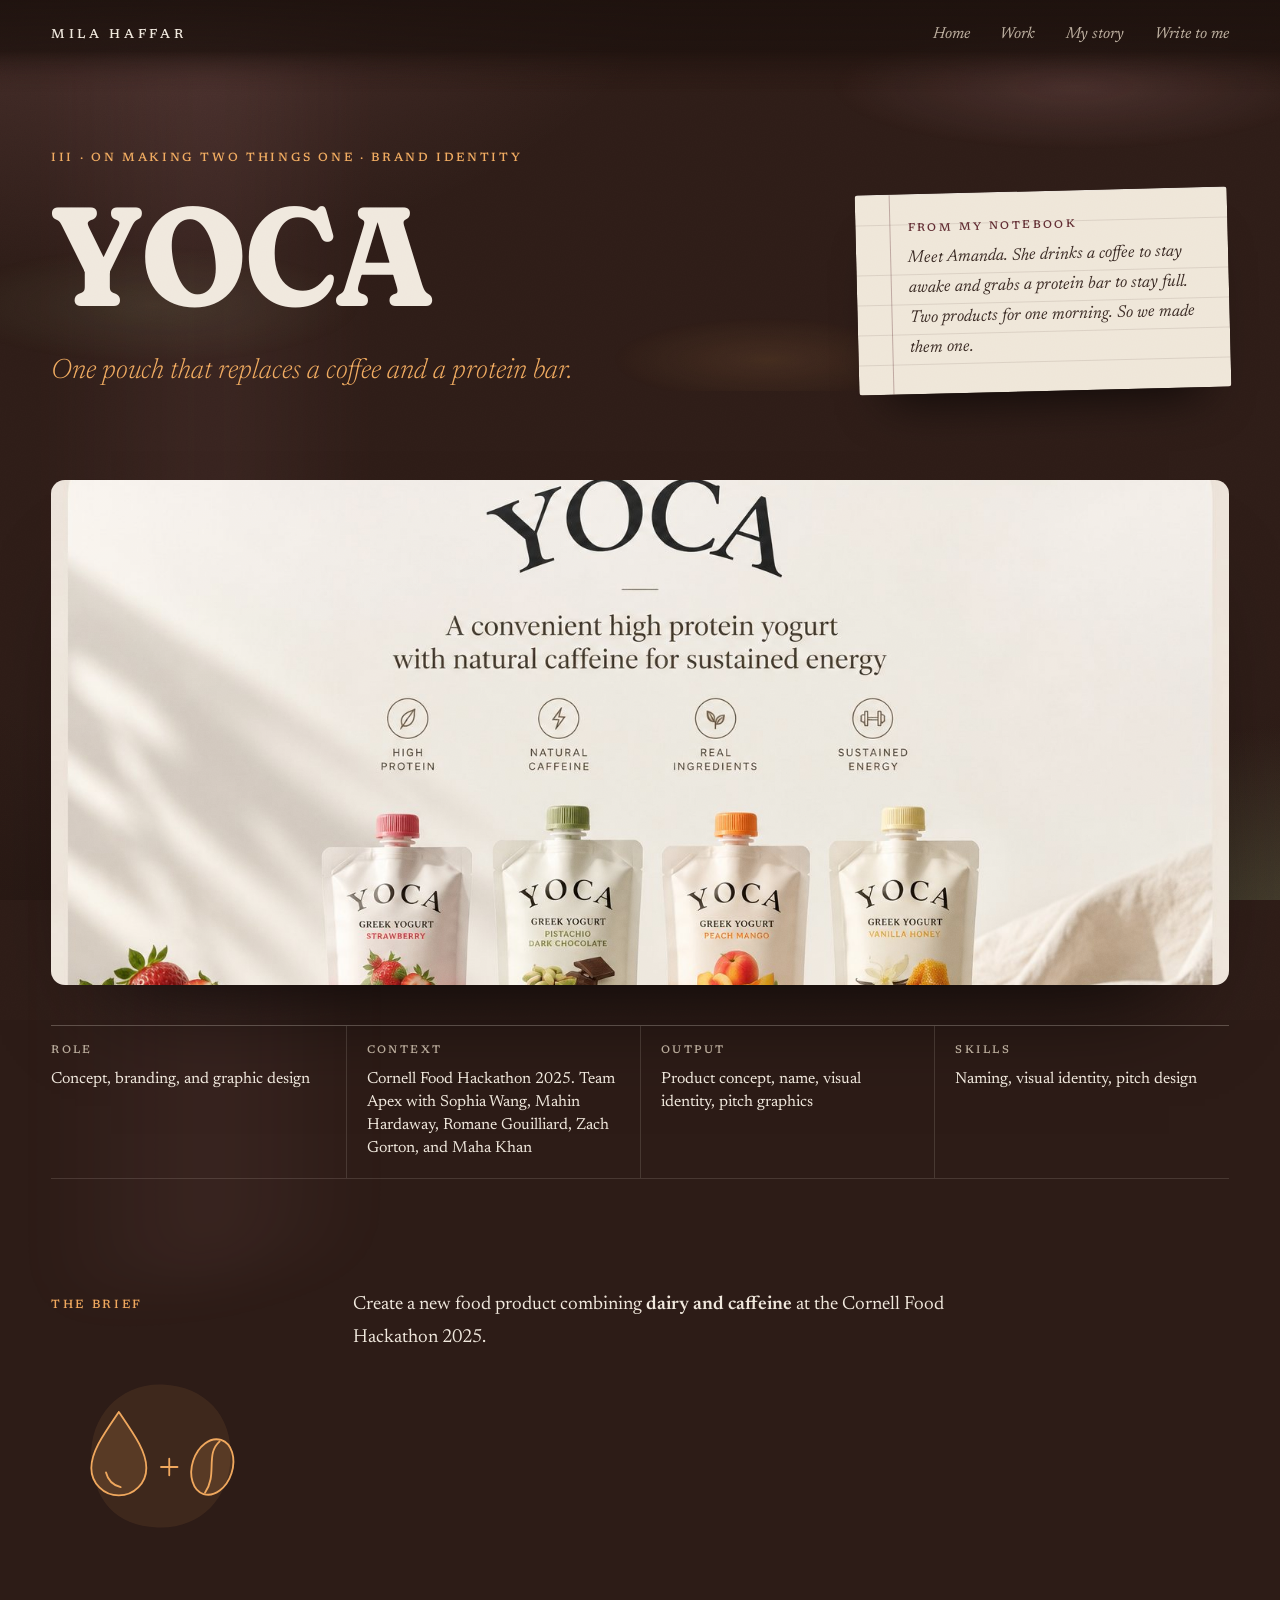
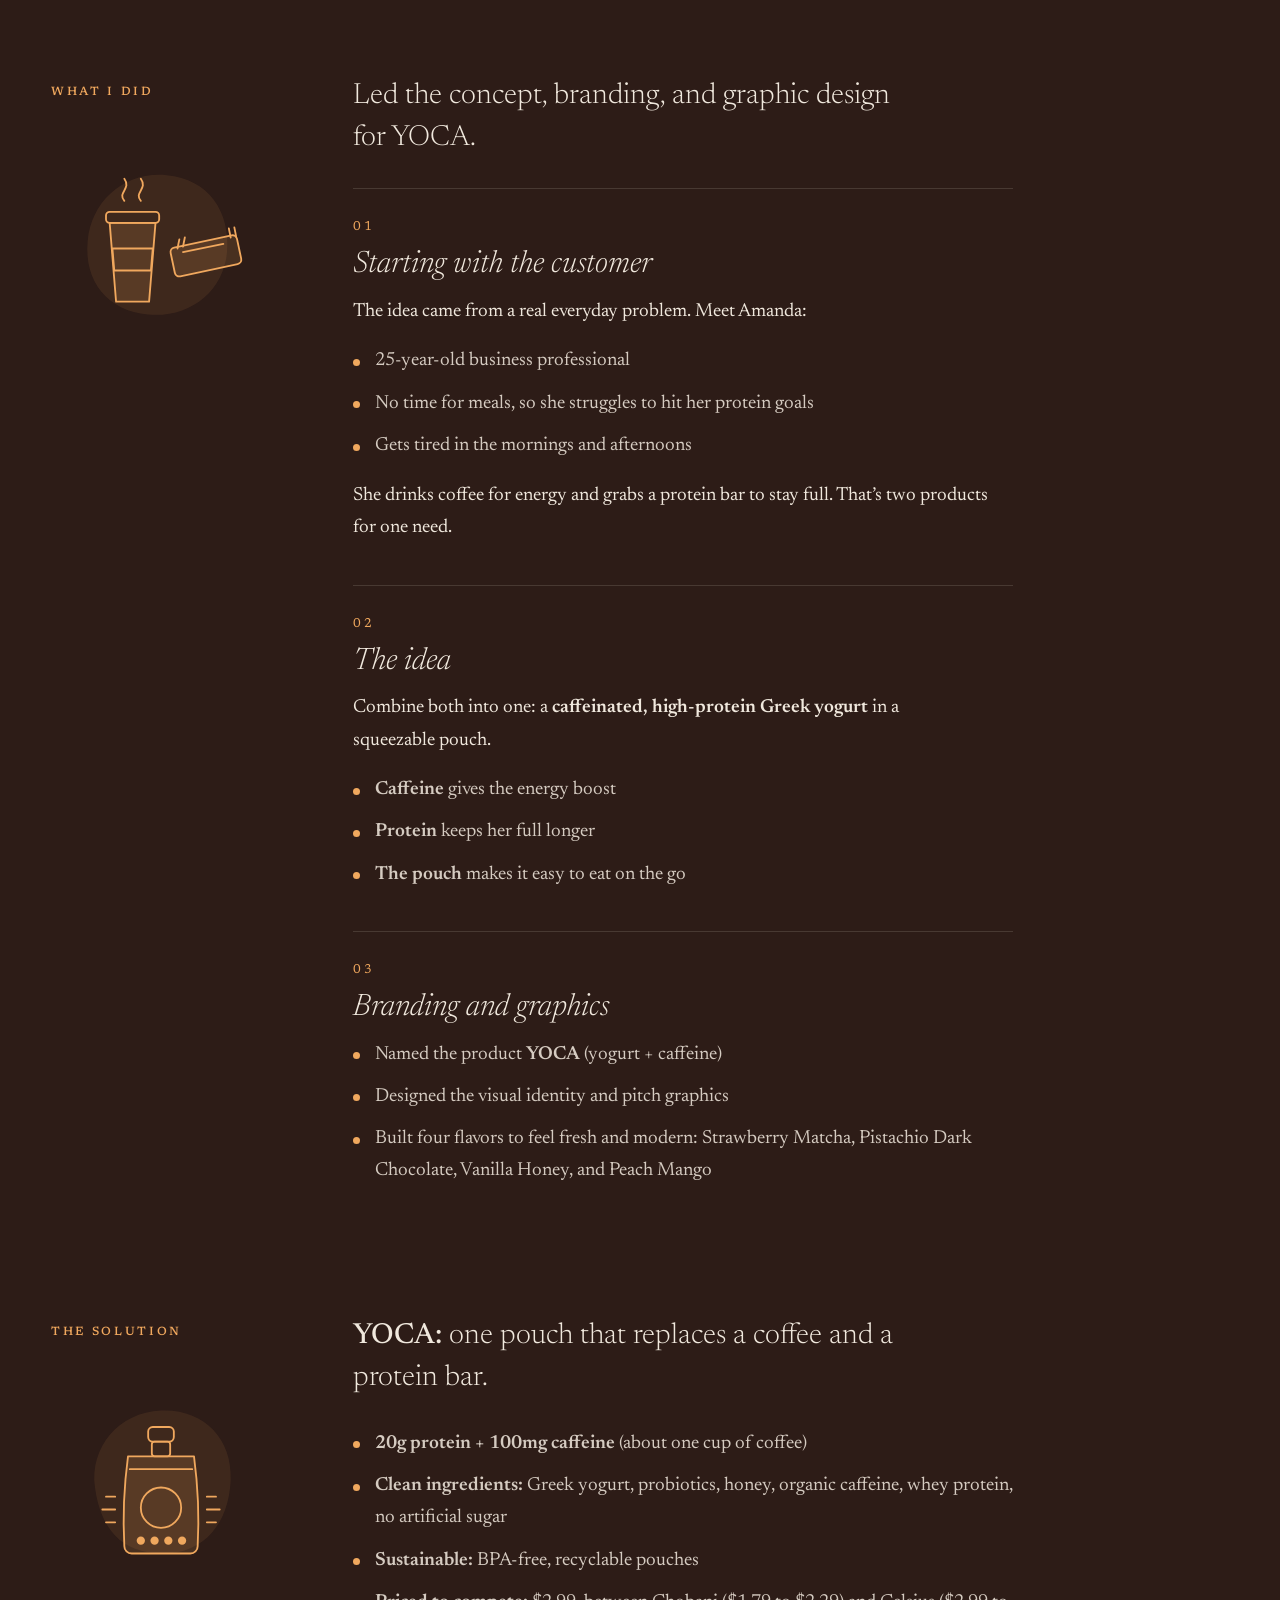
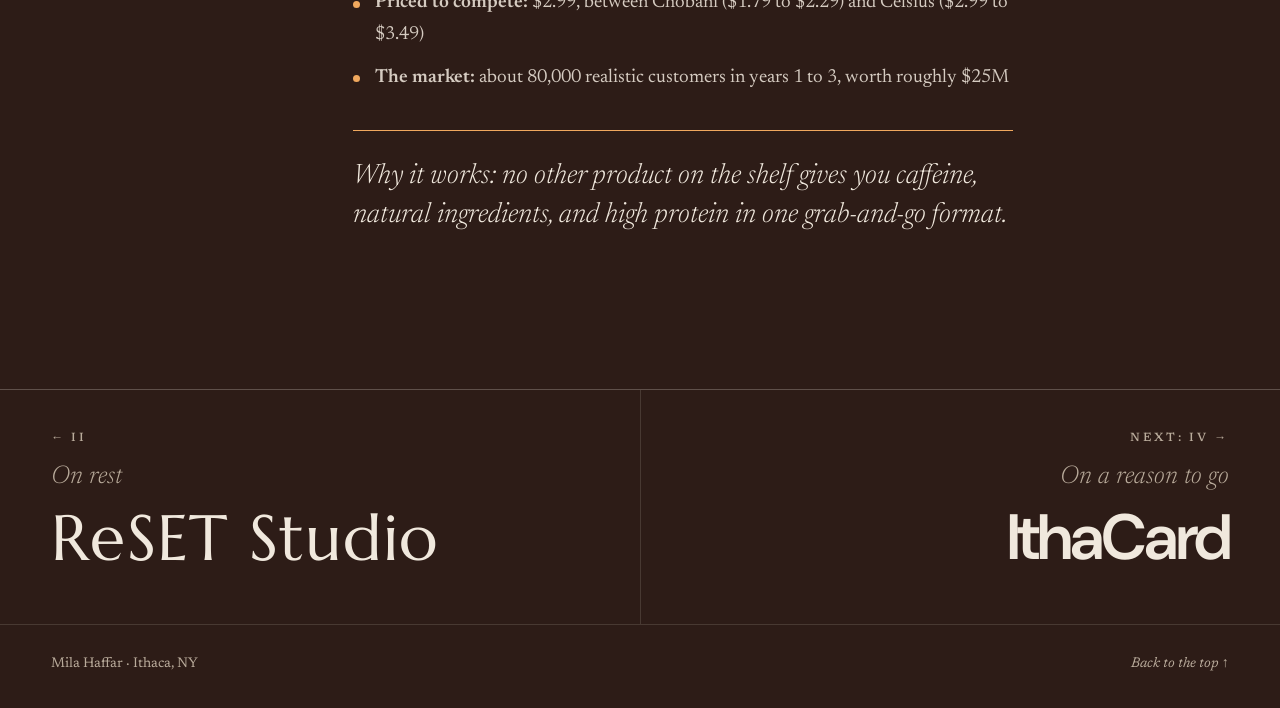
<file: work/yoca.html>
<!DOCTYPE html>
<html lang="en" data-world="yoca">
<head>
<meta charset="utf-8">
<meta name="viewport" content="width=device-width, initial-scale=1">
<meta name="theme-color" content="#241916">
<link rel="icon" href="../assets/favicon.ico" sizes="32x32">
<link rel="icon" href="../assets/favicon.svg" type="image/svg+xml">
<link rel="apple-touch-icon" href="../assets/apple-touch-icon.png">
<title>Mila Haffar — YOCA</title>
<meta name="description" content="One pouch that replaces a coffee and a protein bar. Concept, branding, and graphics for the Cornell Food Hackathon 2025.">
<script>document.documentElement.classList.add('js');</script>
<link rel="preconnect" href="https://fonts.googleapis.com">
<link rel="preconnect" href="https://fonts.gstatic.com" crossorigin>
<link rel="stylesheet" href="https://fonts.googleapis.com/css2?family=Newsreader:ital,opsz,wght@0,6..72,300..600;1,6..72,300..600&amp;display=swap">
<link rel="stylesheet" href="https://fonts.googleapis.com/css2?family=Bodoni+Moda:opsz,wght@6..96,400&amp;family=Marcellus&amp;family=Fraunces:opsz,wght,SOFT,WONK@144,700,100,1&amp;family=DM+Sans:opsz,wght@9..40,600&amp;family=Cormorant+Garamond:ital,wght@1,500&amp;family=Shippori+Mincho:wght@500&amp;display=swap&amp;text=%20ABCEFGIKMORSTYacdefghiklmnorstuw">
<link rel="stylesheet" href="../css/styles.css">
<script src="../js/site.js" defer></script>
</head>
<body id="top">
<a class="skip" href="#main">Skip to the project</a>
<div class="atmosphere" aria-hidden="true"></div>
<div class="grain" aria-hidden="true"></div>

<header class="topbar">
  <a class="brand" href="../index.html">Mila Haffar</a>
  <nav class="topnav" aria-label="Main">
    <a href="../index.html">Home</a>
    <a href="../work.html">Work</a>
    <a href="../about.html"><span class="nav-long">My story</span><span class="nav-short">Story</span></a>
    <a href="../contact.html"><span class="nav-long">Write to me</span><span class="nav-short">Contact</span></a>
  </nav>
</header>

<main id="main">
  <header class="case-hero">
    <p class="label" data-reveal>III · On making two things one · Brand identity</p>
    <h1 class="case-title title" data-reveal style="--d: 80ms">YOCA</h1>
    <p class="case-dek" data-reveal style="--d: 160ms">One pouch that replaces a coffee and a protein bar.</p>
    <aside class="note" data-reveal style="--d: 260ms">
      <p class="note-label">From my notebook</p>
      <p>Meet Amanda. She drinks a coffee to stay awake and grabs a protein bar to stay full. Two products for one morning. So we made them one.</p>
    </aside>
  </header>

  <figure class="case-cover" style="--focus: 50% 20%" data-reveal>
    <img src="../assets/yoca-cover.jpg" alt="YOCA — high-protein yogurt with natural caffeine">
  </figure>

  <dl class="case-meta" data-reveal>
      <div><dt>Role</dt><dd>Concept, branding, and graphic design</dd></div>
      <div><dt>Context</dt><dd>Cornell Food Hackathon 2025. Team Apex with Sophia Wang, Mahin Hardaway, Romane Gouilliard, Zach Gorton, and Maha Khan</dd></div>
      <div><dt>Output</dt><dd>Product concept, name, visual identity, pitch graphics</dd></div>
      <div><dt>Skills</dt><dd>Naming, visual identity, pitch design</dd></div>
  </dl>

  <section class="case-section" aria-label="The brief">
    <p class="label" data-reveal>The brief</p>
    <figure class="case-illo" aria-hidden="true" data-reveal><svg viewBox="0 0 240 240" fill="none" stroke="currentColor" stroke-width="2" stroke-linecap="round" stroke-linejoin="round" focusable="false"><path class="wash" d="M44 122c-2-46 32-82 78-80s76 34 74 80-34 78-80 76-70-30-72-76z"/><path class="ink soft" d="M74 72c17 25 30 43 30 61a30 30 0 0 1-60 0c0-18 13-36 30-61z"/><path class="ink" d="M60 138c2 8 8 14 16 16"/><path class="ink" d="M120 132h18M129 123v18"/><ellipse class="ink soft" cx="176" cy="132" rx="22" ry="31" transform="rotate(18 176 132)"/><path class="ink" d="M184 104c-16 14-2 36-16 56"/></svg></figure>
    <div class="case-body" data-reveal style="--d: 120ms">
<p>Create a new food product combining <strong>dairy and caffeine</strong> at the Cornell Food Hackathon 2025.</p>
    </div>
  </section>

  <section class="case-section" aria-label="What I did">
    <p class="label" data-reveal>What I did</p>
    <figure class="case-illo" aria-hidden="true" data-reveal><svg viewBox="0 0 240 240" fill="none" stroke="currentColor" stroke-width="2" stroke-linecap="round" stroke-linejoin="round" focusable="false"><path class="wash" d="M40 118c4-44 40-76 86-72s70 40 66 84-42 72-86 68-70-36-66-80z"/><path class="ink soft" d="M64 98h50l-7 86h-36z"/><rect class="ink" x="60" y="86" width="58" height="12" rx="4"/><path class="ink" d="M67 126h44l-2 24h-40z"/><path class="ink" d="M80 74c-8-9 8-13 0-24"/><path class="ink" d="M98 74c-8-9 8-13 0-24"/><rect class="ink soft" x="132" y="118" width="74" height="32" rx="5" transform="rotate(-12 169 134)"/><path class="ink" d="M140 116l-2 10M146 114l-2 10M194 104l2 10M200 103l2 10"/><path class="ink" d="M144 130l44-9"/></svg></figure>
    <div class="case-body" data-reveal style="--d: 120ms">
<p class="case-lead">Led the concept, branding, and graphic design for YOCA.</p><div class="step"><span class="step-num">01</span><h3>Starting with the customer</h3><p>The idea came from a real everyday problem. Meet Amanda:</p><ul class="case-list"><li>25-year-old business professional</li><li>No time for meals, so she struggles to hit her protein goals</li><li>Gets tired in the mornings and afternoons</li></ul><p>She drinks coffee for energy and grabs a protein bar to stay full. That’s two products for one need.</p></div><div class="step"><span class="step-num">02</span><h3>The idea</h3><p>Combine both into one: a <strong>caffeinated, high-protein Greek yogurt</strong> in a squeezable pouch.</p><ul class="case-list"><li><strong>Caffeine</strong> gives the energy boost</li><li><strong>Protein</strong> keeps her full longer</li><li><strong>The pouch</strong> makes it easy to eat on the go</li></ul></div><div class="step"><span class="step-num">03</span><h3>Branding and graphics</h3><ul class="case-list"><li>Named the product <strong>YOCA</strong> (yogurt + caffeine)</li><li>Designed the visual identity and pitch graphics</li><li>Built four flavors to feel fresh and modern: Strawberry Matcha, Pistachio Dark Chocolate, Vanilla Honey, and Peach Mango</li></ul></div>
    </div>
  </section>

  <section class="case-section" aria-label="The solution">
    <p class="label" data-reveal>The solution</p>
    <figure class="case-illo" aria-hidden="true" data-reveal><svg viewBox="0 0 240 240" fill="none" stroke="currentColor" stroke-width="2" stroke-linecap="round" stroke-linejoin="round" focusable="false"><path class="wash" d="M48 126c-6-44 26-82 72-84s78 30 76 76-28 80-74 80-68-28-74-72z"/><path class="ink soft" d="M84 92h72c4 30 6 62 4 98a8 8 0 0 1-8 8h-64a8 8 0 0 1-8-8c-2-36 0-68 4-98z"/><rect class="ink" x="110" y="76" width="20" height="16" rx="3"/><rect class="ink" x="106" y="60" width="28" height="16" rx="5"/><path class="ink" d="M86 106h68"/><circle class="ink" cx="120" cy="148" r="22"/><circle class="fill" cx="98" cy="184" r="4.5"/><circle class="fill" cx="113" cy="184" r="4.5"/><circle class="fill" cx="128" cy="184" r="4.5"/><circle class="fill" cx="143" cy="184" r="4.5"/><path class="ink" d="M70 136h-10M70 150h-14M70 164h-10"/><path class="ink" d="M170 136h10M170 150h14M170 164h10"/></svg></figure>
    <div class="case-body" data-reveal style="--d: 120ms">
<p class="case-lead"><strong>YOCA:</strong> one pouch that replaces a coffee and a protein bar.</p><ul class="case-list"><li><strong>20g protein + 100mg caffeine</strong> (about one cup of coffee)</li><li><strong>Clean ingredients:</strong> Greek yogurt, probiotics, honey, organic caffeine, whey protein, no artificial sugar</li><li><strong>Sustainable:</strong> BPA-free, recyclable pouches</li><li><strong>Priced to compete:</strong> $2.99, between Chobani ($1.79 to $2.29) and Celsius ($2.99 to $3.49)</li><li><strong>The market:</strong> about 80,000 realistic customers in years 1 to 3, worth roughly $25M</li></ul><p class="case-callout">Why it works: no other product on the shelf gives you caffeine, natural ingredients, and high protein in one grab-and-go format.</p>
    </div>
  </section>
</main>

<nav class="case-foot" aria-label="More work">
  <a href="reset-studio.html" data-world="reset">
    <span class="label">&larr; II</span>
    <span class="case-foot-chapter">On rest</span>
    <span class="case-foot-title title">ReSET Studio</span>
  </a>
  <a href="ithacard.html" data-world="ithacard">
    <span class="label">Next: IV &rarr;</span>
    <span class="case-foot-chapter">On a reason to go</span>
    <span class="case-foot-title title">IthaCard</span>
  </a>
</nav>

<footer class="footer">
  <span>Mila Haffar · Ithaca, NY</span>
  <a href="#top">Back to the top ↑</a>
</footer>

</body>
</html>
</file>
<file: css/styles.css>
/* Mila Haffar — six projects from her notebook, in velvet.
   Direction from Mila's portfolio survey (Ember, Oct 2026) and her notes on the
   first version: golden hour after dark, velvet, film grain and ceramic; her M
   coming together on the first page; every project in one place on the Work
   page; each project quietly its own world, never named as one. */

/* — worlds —
   The page's light is set by data-world on <html>. Case pages set it once;
   the Work page lends it to whichever project is pointed at. Registered so
   the light can fade from one project to the next. */
@property --ground { syntax: '<color>'; inherits: true; initial-value: #241916; }
@property --deep { syntax: '<color>'; inherits: true; initial-value: #150e0c; }
@property --accent { syntax: '<color>'; inherits: true; initial-value: #c9a978; }
@property --glow { syntax: '<color>'; inherits: true; initial-value: rgb(226 180 118 / 0.22); }
@property --tint { syntax: '<color>'; inherits: true; initial-value: #5e2a30; }
@property --ink { syntax: '<color>'; inherits: true; initial-value: #f0e8dd; }
@property --muted { syntax: '<color>'; inherits: true; initial-value: #b9ab9b; }

:root {
  /* Golden hour, from the survey: cream, sand, taupe, oxblood, espresso */
  --cream: #f0e8dd;
  --sand: #e6dccd;
  --taupe: #b6a68b;
  --oxblood: #5e2a30;
  --espresso: #4a3830;
  --paper: #efe6d8;
  --paper-ink: #3a2b25;

  --ink: var(--cream);
  --muted: #b9ab9b;
  --hair: rgb(240 232 221 / 0.14);
  --hair-strong: rgb(240 232 221 / 0.26);

  --font-voice: 'Newsreader', 'Iowan Old Style', Georgia, serif;
  --font-label: var(--font-voice);
  --title: var(--font-voice);
  --title-weight: 400;
  --title-tracking: -0.01em;
  --title-size: clamp(56px, 7vw, 112px);
  --title-features: normal;

  --gutter: clamp(20px, 4vw, 56px);
  --col-gap: clamp(16px, 2.4vw, 36px);
  --r: 14px;

  --ease-out: cubic-bezier(0.2, 0.8, 0.2, 1);
  --ease-lid: cubic-bezier(0.65, 0, 0.25, 1);
  --ease-light: cubic-bezier(0.4, 0, 0.2, 1);

  transition: --ground 1.6s var(--ease-light), --deep 1.6s var(--ease-light), --accent 1.2s var(--ease-light),
    --glow 1.6s var(--ease-light), --tint 1.6s var(--ease-light), --ink 1.6s var(--ease-light), --muted 1.6s var(--ease-light);
}
:root.is-switching { transition-duration: 0.8s; }

:root, [data-world="home"] {
  --ground: #241916; --deep: #150e0c; --accent: #c9a978; --glow: rgb(226 180 118 / 0.22); --tint: #5e2a30;
}
/* MOF: Aegean stone, a family's textiles */
[data-world="mof"] {
  --ground: #1d2730; --deep: #10171d; --accent: #d9c7a7; --glow: rgb(217 199 167 / 0.18); --tint: #5b6f86;
  --title: 'Bodoni Moda', 'Didot', serif; --title-weight: 400; --title-tracking: 0.04em;
}
/* ReSET Studio: slate, walnut, water */
[data-world="reset"] {
  --ground: #232a2d; --deep: #15191b; --accent: #a9b7a8; --glow: rgb(220 213 200 / 0.14); --tint: #7e8fa3;
  --title: 'Marcellus', 'Trajan Pro', serif; --title-weight: 400; --title-tracking: 0.02em;
  --title-size: clamp(48px, 5.6vw, 92px);
}
/* YOCA: strawberry, matcha, chocolate, peach */
[data-world="yoca"] {
  --ground: #2d1c17; --deep: #1c110d; --accent: #f0a85e; --glow: rgb(230 163 169 / 0.18); --tint: #9fb57f;
  --title: 'Fraunces', 'Cooper', serif; --title-weight: 700; --title-tracking: -0.01em;
  --title-features: 'SOFT' 100, 'WONK' 1;
}
/* IthaCard: Commons brick, TCAT teal, amber */
[data-world="ithacard"] {
  --ground: #252220; --deep: #171513; --accent: #e3a53c; --glow: rgb(47 138 133 / 0.22); --tint: #2f8a85;
  --title: 'DM Sans', 'Helvetica Neue', sans-serif; --title-weight: 600; --title-tracking: -0.045em;
}
/* Cornell Botanic Gardens: moss, leaf, late sun */
[data-world="botanic"] {
  --ground: #1d251b; --deep: #11170f; --accent: #c99a58; --glow: rgb(127 154 106 / 0.2); --tint: #7f9a6a;
  --title: 'Cormorant Garamond', 'Garamond', serif; --title-weight: 500; --title-tracking: -0.01em;
  --title-size: clamp(48px, 5.8vw, 96px);
}
/* Studio Kintsu: fired clay, gold in the cracks */
[data-world="kintsu"] {
  --ground: #25201e; --deep: #171312; --accent: #d9ae48; --glow: rgb(212 168 60 / 0.17); --tint: #b07a5a;
  --title: 'Shippori Mincho', 'Hiragino Mincho ProN', serif; --title-weight: 500; --title-tracking: 0.01em;
  --title-size: clamp(48px, 5.8vw, 96px);
}

/* — base — */
*, *::before, *::after { box-sizing: border-box; }
html { -webkit-text-size-adjust: 100%; }
body {
  margin: 0;
  min-height: 100svh;
  background: var(--ground);
  color: var(--ink);
  font-family: var(--font-voice);
  font-optical-sizing: auto;
  font-size: 19px; line-height: 1.6; font-weight: 400;
  -webkit-font-smoothing: antialiased;
  overflow-x: clip;
}
h1, h2, h3 { margin: 0; font-weight: 400; line-height: 1.1; text-wrap: balance; }
p { margin: 0 0 0.9em; text-wrap: pretty; }
p:last-child { margin-bottom: 0; }
a { color: inherit; text-decoration-thickness: 1px; text-underline-offset: 0.22em; }
img { display: block; max-width: 100%; }
ul, ol { list-style: none; margin: 0; padding: 0; }
em { font-style: italic; }
strong { font-weight: 600; }
:focus { outline: none; }
:focus-visible { outline: 2px solid var(--accent); outline-offset: 4px; border-radius: 4px; }
::selection { background: color-mix(in srgb, var(--accent) 38%, transparent); }

.visually-hidden {
  position: absolute; width: 1px; height: 1px; margin: -1px; padding: 0; overflow: hidden;
  clip-path: inset(50%); white-space: nowrap; border: 0;
}
.skip {
  position: absolute; left: var(--gutter); top: -60px; z-index: 100;
  background: var(--cream); color: var(--paper-ink); padding: 10px 16px; border-radius: 999px;
  font-size: 15px; text-decoration: none;
}
.skip:focus { top: 14px; }

.label, .brand, .work-line, .note-label, .letter h2, .case-meta dt, .step-num { font-family: var(--font-label); }
.label {
  font-size: 12px; line-height: 1.4; letter-spacing: 0.22em; text-transform: uppercase;
  font-weight: 500; color: var(--muted); margin: 0;
}
.title {
  font-family: var(--title); font-weight: var(--title-weight); letter-spacing: var(--title-tracking);
  font-variation-settings: var(--title-features); font-optical-sizing: auto;
}

/* — the light: ground, golden window light, velvet edges, film grain — */
.atmosphere {
  position: fixed; inset: 0; z-index: -1; pointer-events: none;
  background: var(--ground);
}
.atmosphere::before {
  content: ""; position: absolute; inset: 0;
  background:
    radial-gradient(70% 60% at 6% -12%, var(--glow), transparent 70%),
    radial-gradient(55% 45% at 104% 112%, color-mix(in srgb, var(--tint) 34%, transparent), transparent 70%),
    radial-gradient(140% 100% at 50% 40%, transparent 52%, var(--deep) 100%);
}
.atmosphere::after {
  /* a soft shaft of window light, like the shadows on her covers */
  content: ""; position: absolute; top: -40%; left: -25%; width: 85%; height: 180%;
  background: linear-gradient(100deg, transparent 36%, color-mix(in srgb, var(--glow) 75%, transparent) 49%, transparent 61%);
  transform: rotate(-10deg); filter: blur(28px); opacity: 0.5;
  animation: breathe 16s ease-in-out infinite alternate;
}
@keyframes breathe { from { opacity: 0.32; translate: -2% 0; } to { opacity: 0.62; translate: 3% 0; } }

.grain {
  position: fixed; inset: -120px; z-index: 80; pointer-events: none;
  opacity: 0.075; mix-blend-mode: overlay;
  background-image: url("data:image/svg+xml,%3Csvg xmlns='http://www.w3.org/2000/svg' width='240' height='240'%3E%3Cfilter id='n'%3E%3CfeTurbulence type='fractalNoise' baseFrequency='0.8' numOctaves='3' stitchTiles='stitch'/%3E%3CfeColorMatrix values='0 0 0 0 1 0 0 0 0 1 0 0 0 0 1 0 0 0 1.1 0'/%3E%3C/filter%3E%3Crect width='100%25' height='100%25' filter='url(%23n)'/%3E%3C/svg%3E");
  animation: grain 0.8s steps(4) infinite;
}
@keyframes grain {
  0% { transform: translate(0, 0); }
  25% { transform: translate(-41px, 23px); }
  50% { transform: translate(19px, -37px); }
  75% { transform: translate(-13px, 31px); }
  100% { transform: translate(29px, 9px); }
}

/* — top bar — */
.topbar {
  position: fixed; top: 0; left: 0; right: 0; z-index: 40;
  display: flex; align-items: baseline; justify-content: space-between; gap: 24px;
  padding: 22px var(--gutter) 34px;
}
.topbar::before {
  content: ""; position: absolute; inset: 0 0 -10px; z-index: -1; pointer-events: none;
  background: linear-gradient(to bottom, color-mix(in srgb, var(--deep) 94%, transparent) 0%, color-mix(in srgb, var(--deep) 80%, transparent) 55%, transparent 100%);
  -webkit-backdrop-filter: blur(8px); backdrop-filter: blur(8px);
  -webkit-mask-image: linear-gradient(to bottom, #000 55%, transparent); mask-image: linear-gradient(to bottom, #000 55%, transparent);
}
.brand { transition: opacity 0.4s; }
.brand {
  font-size: 13px; letter-spacing: 0.28em; text-transform: uppercase; font-weight: 500;
  text-decoration: none; white-space: nowrap;
}
.topnav { display: flex; gap: clamp(16px, 2.4vw, 32px); }
.topnav a {
  font-size: 16px; font-style: italic; color: var(--muted); text-decoration: none;
  background: linear-gradient(var(--accent), var(--accent)) 0 100% / 0 1px no-repeat;
  transition: color 0.3s, background-size 0.5s var(--ease-out);
}
.topnav a:hover, .topnav a[aria-current="page"] { color: var(--ink); background-size: 100% 1px; }
.topnav a { white-space: nowrap; }
.nav-short { display: none; }

/* — prologue — */
/* The homepage is this one screen: everything is sized to fit the window's height. */
.prologue {
  position: relative; min-height: 100svh;
  padding: 88px var(--gutter) 24px;
  display: grid; grid-template-columns: repeat(12, minmax(0, 1fr)); column-gap: var(--col-gap);
  align-content: center;
}
.prologue-label { grid-column: 1 / -1; text-align: center; }
.mila { position: relative; width: 100%; overflow: hidden; }
.mila-stage { position: absolute; left: 0; top: 0; width: 1920px; height: 1080px; transform-origin: 0 0; }
.mila-stage svg { position: absolute; inset: 0; overflow: visible; }
.mila--hero { grid-column: 1 / -1; width: min(100%, 940px, calc((100svh - 470px) * 2.17)); min-width: min(100%, 420px); margin: 0 auto 4px; aspect-ratio: 1680 / 775; }
.prologue-title {
  grid-column: 1 / 8; align-self: end;
  font-size: clamp(40px, min(5.8vw, 9.5svh), 92px); font-weight: 300; line-height: 0.98; letter-spacing: -0.028em;
}
.prologue-title em { color: var(--accent); font-weight: 300; }
.prologue-note { grid-column: 9 / 13; align-self: end; font-size: 17px; line-height: 1.55; color: var(--muted); }
.prologue-note .salutation { font-style: italic; color: var(--ink); font-size: 21px; margin-bottom: 0.5em; }
.prologue-go { grid-column: 1 / -1; justify-self: center; margin-top: clamp(16px, 4svh, 48px); font-size: 19px; }

/* — the work: all six projects in one place, with enough of each to choose — */
.work-page { padding: 128px var(--gutter) clamp(72px, 10vw, 128px); }
.work-grid { display: grid; grid-template-columns: repeat(3, minmax(0, 1fr)); gap: clamp(56px, 6vw, 88px) var(--col-gap); }
.work-card { display: flex; flex-direction: column; gap: 8px; height: 100%; text-decoration: none; color: var(--ink); }
.work-card .box { margin-bottom: 18px; }
.work-card:focus-visible { outline-offset: 10px; }
.work-line { display: flex; gap: 12px; align-items: baseline; font-size: 11px; line-height: 1.5; letter-spacing: 0.2em; text-transform: uppercase; color: var(--muted); }
.work-num { flex: none; min-width: 2.4em; color: var(--accent); }
.work-title { font-size: clamp(32px, 3vw, 48px); line-height: 1; margin-top: 6px; transition: color 0.3s; }
.work-desc { margin-top: 4px; font-size: 16px; line-height: 1.6; color: var(--muted); }
.work-card .pills { margin: 8px 0 22px; }
.work-card .enter { align-self: flex-start; margin-top: auto; }
.work-card:hover .work-title { color: var(--accent); }
.work-card:hover .enter span, .work-card:focus-visible .enter span { translate: 6px 0; }

/* Each project's own texture behind its case page's opening, faint and fading at the edges */
.case-hero { position: relative; isolation: isolate; }
.case-hero::before {
  content: ""; position: absolute; inset: 0; z-index: -1; pointer-events: none; opacity: 0.9;
  -webkit-mask-image: radial-gradient(75% 60% at 70% 45%, #000, transparent 75%);
  mask-image: radial-gradient(75% 60% at 70% 45%, #000, transparent 75%);
}
/* threads, woven */
[data-world="mof"] .case-hero::before {
  background:
    repeating-linear-gradient(45deg, color-mix(in srgb, var(--accent) 7%, transparent) 0 1px, transparent 1px 16px),
    repeating-linear-gradient(-45deg, color-mix(in srgb, var(--accent) 7%, transparent) 0 1px, transparent 1px 16px);
}
/* slate and still water */
[data-world="reset"] .case-hero::before {
  background: repeating-linear-gradient(to bottom, color-mix(in srgb, var(--accent) 8%, transparent) 0 1px, transparent 1px 26px);
}
/* strawberry and matcha, soft */
[data-world="yoca"] .case-hero::before {
  background:
    radial-gradient(28% 24% at 84% 22%, rgb(230 163 169 / 0.16), transparent 70%),
    radial-gradient(24% 22% at 12% 78%, rgb(159 181 127 / 0.13), transparent 70%),
    radial-gradient(18% 16% at 60% 92%, rgb(240 168 94 / 0.12), transparent 70%);
  -webkit-mask-image: none; mask-image: none;
}
/* a street grid */
[data-world="ithacard"] .case-hero::before {
  background:
    linear-gradient(rgb(47 138 133 / 0.09) 1px, transparent 1px) 0 0 / 56px 56px,
    linear-gradient(90deg, rgb(47 138 133 / 0.09) 1px, transparent 1px) 0 0 / 56px 56px;
}
/* light through leaves */
[data-world="botanic"] .case-hero::before {
  background:
    radial-gradient(9% 7% at 22% 30%, rgb(201 154 88 / 0.13), transparent 70%),
    radial-gradient(7% 6% at 34% 58%, rgb(127 154 106 / 0.16), transparent 70%),
    radial-gradient(11% 8% at 12% 70%, rgb(201 154 88 / 0.1), transparent 70%),
    radial-gradient(6% 5% at 40% 18%, rgb(127 154 106 / 0.14), transparent 70%),
    radial-gradient(8% 7% at 26% 88%, rgb(127 154 106 / 0.12), transparent 70%);
}
/* gold in the cracks */
[data-world="kintsu"] .case-hero::before {
  background: url("../assets/kintsu-cracks.svg") 100% 30% / 1100px auto no-repeat;
  opacity: 0.16;
}

/* The cover is a print, and the project's palette lies over it like ink.
   Hover, focus, or (on touch screens) reaching the upper part of the screen
   lets the ink bleed across from wherever the pointer came in (--x, --y, set
   in site.js), with a soft wet edge. The photo sinks back and blurs under it,
   and the swatches are brushed on one by one. */
@property --bleed { syntax: '<percentage>'; inherits: false; initial-value: 0%; }
.box {
  --x: 50%; --y: 100%;
  position: relative; display: block; aspect-ratio: 4 / 3; isolation: isolate;
  text-decoration: none; color: var(--ink); border-radius: var(--r); overflow: hidden;
  box-shadow: 0 50px 90px -50px rgb(0 0 0 / 0.85), 0 0 0 1px rgb(255 255 255 / 0.05);
}
.kit {
  position: absolute; inset: 0; z-index: 1; border-radius: var(--r); overflow: hidden;
  padding: clamp(18px, 2.4vw, 32px);
  display: flex; flex-direction: column; justify-content: flex-end; gap: 18px;
  background:
    radial-gradient(110% 80% at 20% 0%, color-mix(in srgb, var(--accent) 18%, transparent), transparent 65%),
    color-mix(in srgb, color-mix(in srgb, var(--deep) 80%, #000) 88%, transparent);
  box-shadow: inset 0 0 0 1px var(--hair), inset 0 40px 60px -40px rgb(0 0 0 / 0.8);
  --bleed: 0%;
  -webkit-mask-image: radial-gradient(circle at var(--x) var(--y), #000 calc(var(--bleed) - 24%), transparent var(--bleed));
  mask-image: radial-gradient(circle at var(--x) var(--y), #000 calc(var(--bleed) - 24%), transparent var(--bleed));
  transition: --bleed 0.8s var(--ease-lid);
}
.kit > * {
  opacity: 0; translate: 0 14px;
  transition: opacity 0.3s ease, translate 0.5s var(--ease-out);
}
.kit-top { display: flex; justify-content: space-between; align-items: baseline; gap: 12px; margin-bottom: auto; }
.kit-top .label { color: var(--accent); }
.kit-arrow { font-size: 22px; line-height: 1; color: var(--accent); }
.swatches { display: flex; gap: 6px; }
.swatches span {
  flex: 1; height: clamp(34px, 4vw, 52px); border-radius: 6px; background: var(--c); box-shadow: inset 0 0 0 1px rgb(255 255 255 / 0.06);
  scale: 0 1; transform-origin: 0 50%; transition: scale 0.35s var(--ease-out);
}
.swatches span:nth-child(2) { --i: 1; }
.swatches span:nth-child(3) { --i: 2; }
.swatches span:nth-child(4) { --i: 3; }
.swatches span:nth-child(5) { --i: 4; }
.lines { display: flex; flex-direction: column; gap: 2px; }
.lines span { font-size: clamp(20px, 2.2vw, 30px); line-height: 1.18; font-style: italic; font-weight: 300; }
.pills { display: flex; flex-wrap: wrap; gap: 6px; }
.pills li, .pills span { border: 1px solid var(--hair-strong); border-radius: 999px; padding: 3px 12px; font-size: 13px; color: var(--muted); }

.lid {
  position: absolute; inset: 0; border-radius: var(--r); overflow: hidden;
  background: var(--deep);
  transition: scale 0.9s var(--ease-out), filter 0.9s var(--ease-out);
}
.lid img { width: 100%; height: 100%; object-fit: cover; object-position: var(--focus, 50% 50%); }
.lid::after {
  /* ceramic glaze: a soft highlight across the top */
  content: ""; position: absolute; inset: 0; pointer-events: none; border-radius: inherit;
  background: linear-gradient(165deg, rgb(255 255 255 / 0.13), transparent 38%), linear-gradient(to top, rgb(0 0 0 / 0.18), transparent 40%);
  box-shadow: inset 0 1px 0 rgb(255 255 255 / 0.12);
}
/* open: the ink spreads, the print sinks back, the kit is brushed on */
:is(.work-card:hover, .work-card:focus-visible, .box.is-open) .kit { --bleed: 135%; transition-duration: 1.3s; }
:is(.work-card:hover, .work-card:focus-visible, .box.is-open) .lid { scale: 1.06; filter: blur(5px) saturate(0.7); transition-duration: 1.4s; }
:is(.work-card:hover, .work-card:focus-visible, .box.is-open) .kit > * {
  opacity: 1; translate: 0 0;
  transition: opacity 0.6s ease var(--d, 200ms), translate 0.8s var(--ease-out) var(--d, 200ms);
}
:is(.work-card:hover, .work-card:focus-visible, .box.is-open) .swatches span {
  scale: 1 1;
  transition: scale 0.7s var(--ease-out) calc(var(--d, 240ms) + 60ms + var(--i, 0) * 80ms);
}

/* Studio Kintsu's cover: fired clay with gold in the cracks, until a photo arrives */
.lid-art {
  position: relative; width: 100%; height: 100%;
  display: grid; place-content: center; text-align: center; gap: 10px; padding: 24px;
  background:
    radial-gradient(34% 26% at 50% 50%, rgb(28 23 21 / 0.82), transparent 100%),
    url("../assets/kintsu-cracks.svg") center / cover no-repeat,
    radial-gradient(90% 80% at 40% 30%, #4a403b, #231d1b 75%);
}
.lid-art .label { color: #d9ae48; }
.lid-art-title {
  font-family: 'Shippori Mincho', serif; font-weight: 500; color: #f4efe6;
  font-size: clamp(28px, 3.6vw, 56px); line-height: 1.05; letter-spacing: 0.01em;
  text-shadow: 0 2px 24px rgb(0 0 0 / 0.5);
}

.enter {
  display: inline-flex; align-items: baseline; gap: 12px;
  font-size: 17px; text-decoration: none; color: var(--ink);
  padding-bottom: 6px; border-bottom: 1px solid var(--accent);
}
.enter span { transition: translate 0.5s var(--ease-out); color: var(--accent); }
.enter:hover span { translate: 6px 0; }

/* A page from her notebook: ruled, a margin line, set down on the table at a slight angle */
.note {
  --tilt: -1.4deg;
  position: relative; rotate: var(--tilt);
  background-color: var(--paper); color: var(--paper-ink);
  background-image:
    linear-gradient(to right, transparent 34px, rgb(94 42 48 / 0.35) 34px, rgb(94 42 48 / 0.35) 35px, transparent 35px),
    repeating-linear-gradient(to bottom, transparent 0, transparent 29px, rgb(74 56 48 / 0.13) 29px, rgb(74 56 48 / 0.13) 30px);
  background-position: 0 0, 0 51px;
  padding: 20px 26px 30px 52px; border-radius: 3px;
  font-size: 17px; line-height: 30px; font-style: italic;
  box-shadow: 0 34px 50px -30px rgb(0 0 0 / 0.75), 0 1px 0 rgb(255 255 255 / 0.4) inset;
  transition: rotate 0.8s var(--ease-out);
}
.note:hover { rotate: 0deg; }
.note-label {
  font-style: normal; font-size: 11px; letter-spacing: 0.22em; text-transform: uppercase; font-weight: 500;
  color: var(--oxblood); line-height: 30px; margin: 0;
}

.ps-email {
  display: inline-block; margin: 22px 0 18px;
  font-size: clamp(28px, 3.6vw, 52px); font-style: italic; font-weight: 300; letter-spacing: -0.015em; line-height: 1.1;
  color: var(--ink); text-decoration: none;
  background: linear-gradient(var(--accent), var(--accent)) 0 100% / 100% 1px no-repeat; padding-bottom: 6px;
  transition: background-size 0.6s var(--ease-out);
}
.ps-email:hover { background-size: 0 1px; background-position: 100% 100%; }
.ps-links { display: flex; justify-content: center; gap: 28px; font-size: 16px; }
.ps-links a { color: var(--muted); text-decoration: none; font-style: italic; }
.ps-links a:hover { color: var(--ink); }

/* — footer — */
.footer {
  display: flex; justify-content: space-between; gap: 16px; flex-wrap: wrap;
  padding: 28px var(--gutter) 32px; border-top: 1px solid var(--hair);
  font-size: 14px; color: var(--muted);
}
.footer a { color: var(--muted); text-decoration: none; font-style: italic; }
.footer a:hover { color: var(--ink); }

/* — about: a letter on the table — */
.letter-wrap { padding: 140px var(--gutter) 96px; display: grid; justify-items: center; gap: 56px; }
.letter {
  width: min(780px, 100%);
  background: var(--paper); color: var(--paper-ink);
  padding: clamp(32px, 7vw, 88px) clamp(26px, 7vw, 92px) clamp(32px, 6vw, 72px);
  border-radius: 4px;
  box-shadow: 0 60px 90px -50px rgb(0 0 0 / 0.85), 0 1px 0 rgb(255 255 255 / 0.5) inset;
}
.letter .label { color: var(--oxblood); }
.letter h1 { font-size: clamp(42px, 6vw, 76px); font-weight: 300; letter-spacing: -0.025em; line-height: 1; margin: 18px 0 32px; color: #2c201b; }
.letter h2 { font-size: 12px; letter-spacing: 0.22em; text-transform: uppercase; font-weight: 500; color: var(--oxblood); margin: 36px 0 12px; }
.letter p { font-size: 19px; line-height: 1.75; }
.letter .lede { font-size: clamp(21px, 2.2vw, 25px); line-height: 1.55; font-weight: 300; }
/* her photo: a print set on the letter, held by a strip of tape */
.letter-photo {
  float: right; position: relative; width: clamp(140px, 30%, 230px); margin: -6px -4px 22px 28px;
  padding: 9px; background: #fbf8f2; rotate: 2.2deg;
  box-shadow: 0 18px 30px -18px rgb(60 42 30 / 0.55), 0 0 0 1px rgb(58 43 37 / 0.08);
}
.letter-photo img { width: 100%; height: auto; aspect-ratio: 1; object-fit: cover; }
.letter-photo::before {
  content: ""; position: absolute; top: -12px; left: 50%; width: 92px; height: 24px; translate: -50% 0; rotate: -4deg;
  background: rgb(232 221 196 / 0.85); box-shadow: 0 1px 2px rgb(60 42 30 / 0.15);
}
.letter-sign { width: 190px; margin: 34px 0 0 -12px; }
.letter-sign + .label { margin-top: 2px; }
.letter-after { width: min(780px, 100%); display: grid; gap: 22px; justify-items: start; }
.letter-after .pills li { font-size: 14px; }

/* — contact — */
.contact-page {
  min-height: 100svh; padding: 140px var(--gutter) 96px;
  display: grid; align-content: center; justify-items: center; text-align: center; gap: 8px;
}
.contact-title { font-size: clamp(56px, 9vw, 140px); font-weight: 300; letter-spacing: -0.035em; line-height: 0.95; margin: 18px 0 22px; }
.contact-title em { color: var(--accent); }
.contact-lead { max-width: 40ch; font-size: clamp(18px, 1.8vw, 21px); color: var(--muted); }
.contact-page .mila { width: min(220px, 50vw); margin: 36px auto 0; }

/* — case studies — */
.case-hero {
  padding: 150px var(--gutter) 0;
  display: grid; grid-template-columns: repeat(12, minmax(0, 1fr)); column-gap: var(--col-gap); row-gap: 24px;
  align-items: end;
}
.case-hero > .label { grid-column: 1 / -1; color: var(--accent); }
.case-title { grid-column: 1 / 9; font-size: clamp(64px, 11vw, 176px); line-height: 0.9; }
.case-title--long { font-size: clamp(52px, 8vw, 128px); }
.case-dek { grid-column: 1 / 8; font-size: clamp(21px, 2.2vw, 28px); line-height: 1.4; font-weight: 300; font-style: italic; color: var(--accent); margin: 8px 0 0; }
.case-hero .note { grid-column: 9 / 13; grid-row: 2 / span 2; align-self: end; }
.case-cover {
  margin: clamp(48px, 7vw, 96px) var(--gutter) 0; border-radius: var(--r); overflow: hidden; position: relative;
  aspect-ratio: 21 / 9; box-shadow: 0 60px 100px -60px rgb(0 0 0 / 0.9);
}
.case-cover img, .case-cover .lid-art { width: 100%; height: 100%; object-fit: cover; object-position: var(--focus, 50% 50%); }
.case-cover::after { content: ""; position: absolute; inset: 0; background: linear-gradient(165deg, rgb(255 255 255 / 0.1), transparent 35%); pointer-events: none; }
.case-meta {
  margin: 40px var(--gutter) 0;
  display: grid; grid-template-columns: repeat(4, minmax(0, 1fr));
  border-top: 1px solid var(--hair-strong); border-bottom: 1px solid var(--hair);
}
.case-meta div { padding: 16px 20px 18px 0; }
.case-meta div + div { border-left: 1px solid var(--hair); padding-left: 20px; }
.case-meta dt { font-size: 11px; letter-spacing: 0.22em; text-transform: uppercase; color: var(--muted); margin: 0 0 8px; font-weight: 500; }
.case-meta dd { margin: 0; font-size: 16px; line-height: 1.45; }

.case-section {
  padding: clamp(56px, 9vw, 110px) var(--gutter) 0;
  display: grid; grid-template-columns: repeat(12, minmax(0, 1fr)); grid-template-rows: auto 1fr; column-gap: var(--col-gap);
}
.case-section > .label { grid-column: 1 / 4; color: var(--accent); padding-top: 8px; }
.case-body { grid-column: 4 / 11; grid-row: 1 / span 2; max-width: 66ch; }

/* A drawing beside each part of a case study, in the project's own color. It
   stays in view while a long section is read, and draws itself in like her
   handwriting when it reaches the screen (js/site.js measures each line). */
.case-illo {
  grid-column: 1 / 4; grid-row: 2; align-self: start;
  position: sticky; top: 120px;
  width: min(100%, 220px); margin: 32px 0 0; color: var(--accent);
}
.case-illo svg { display: block; width: 100%; height: auto; overflow: visible; }
.case-illo .wash { fill: currentColor; stroke: none; opacity: 0.09; }
.case-illo .soft { fill: currentColor; fill-opacity: 0.14; }
.case-illo .fill { fill: currentColor; stroke: none; }
.case-illo .dots { stroke-dasharray: 1 7; }
.case-illo .ink { transition: stroke-dashoffset 1.8s var(--ease-out), fill-opacity 1s ease 0.9s; }
.case-illo :is(.wash, .fill, .dots) { transition: opacity 1s ease 0.9s; }
.case-illo.is-drawing:not(.is-in) :is(.wash, .fill, .dots) { opacity: 0; }
.case-illo.is-drawing:not(.is-in) .soft { fill-opacity: 0; }
.case-illo.is-in .ink { stroke-dashoffset: 0 !important; }
.case-body p, .case-body li { font-size: 19px; line-height: 1.7; }
.case-lead { font-size: clamp(22px, 2.3vw, 29px) !important; line-height: 1.45 !important; font-weight: 300; margin-bottom: 28px; }
.case-lead strong { font-weight: 500; }
.step { margin: 0 0 40px; padding-top: 28px; border-top: 1px solid var(--hair); }
.step:last-child { margin-bottom: 0; }
.step-num { display: block; font-size: 13px; letter-spacing: 0.18em; color: var(--accent); margin: 0 0 10px; }
.step h3 { font-size: clamp(24px, 2.4vw, 32px); font-style: italic; font-weight: 300; margin: 0 0 14px; }
.case-list { margin: 14px 0 18px; display: flex; flex-direction: column; gap: 10px; }
.case-list li { position: relative; padding-left: 22px; color: color-mix(in srgb, var(--ink) 86%, var(--ground)); }
.case-list .case-list { margin: 8px 0 2px; gap: 6px; }
/* Mila's star: the step she most wants you to see */
.star { display: inline-block; margin-left: 0.3em; font-style: normal; font-size: 0.7em; vertical-align: 0.2em; color: var(--accent); }
.case-list li::before {
  content: ""; position: absolute; left: 0; top: 0.72em; width: 7px; height: 7px;
  border-radius: 50%; background: var(--accent);
}
.case-callout {
  font-style: italic; font-weight: 300; font-size: clamp(22px, 2.2vw, 28px) !important; line-height: 1.4 !important;
  margin-top: 36px !important; padding: 26px 0 0; border-top: 1px solid var(--accent); color: var(--ink);
}

.case-foot {
  margin-top: clamp(80px, 12vw, 160px);
  padding: 0 var(--gutter);
  display: grid; grid-template-columns: 1fr 1fr; border-top: 1px solid var(--hair-strong);
}
.case-foot a {
  display: grid; gap: 10px; align-content: start; padding: 40px 0 56px; text-decoration: none;
}
.case-foot a + a { border-left: 1px solid var(--hair); padding-left: var(--col-gap); text-align: right; justify-items: end; }
.case-foot .label { color: var(--muted); }
.case-foot-chapter { font-style: italic; font-weight: 300; font-size: clamp(20px, 2vw, 26px); color: var(--muted); }
.case-foot-title { font-size: clamp(40px, 5vw, 76px); line-height: 0.95; color: var(--ink); transition: color 0.3s; }
.case-foot a:hover .case-foot-title { color: var(--accent); }

/* — entrances — */
.js [data-reveal] {
  opacity: 0; translate: 0 26px;
  transition: opacity 1.1s var(--ease-out) var(--d, 0ms), translate 1.3s var(--ease-out) var(--d, 0ms);
}
.js [data-reveal].is-in { opacity: 1; translate: 0 0; }

/* — smaller screens — */
@media (max-width: 960px) {
  .prologue-title { grid-column: 1 / -1; }
  .prologue-note { grid-column: 1 / -1; max-width: 46ch; margin-top: 28px; }
  .case-hero, .case-section { grid-template-columns: minmax(0, 1fr); grid-template-rows: none; }
  .case-hero > *, .case-section > * { grid-column: 1 / -1 !important; grid-row: auto !important; }
  .note { max-width: 520px; }
  .work-grid { grid-template-columns: repeat(2, minmax(0, 1fr)); }
  .case-hero .note { margin-top: 20px; }
  .case-cover { aspect-ratio: 4 / 3; }
  .case-meta { grid-template-columns: repeat(2, minmax(0, 1fr)); }
  .case-meta div:nth-child(3) { border-left: 0; padding-left: 0; }
  .case-meta div:nth-child(n + 3) { border-top: 1px solid var(--hair); }
  .case-section > .label { margin-bottom: 16px; }
  .case-illo { position: static; width: 150px; margin: 0 0 24px; }
}
@media (max-width: 600px) {
  body { font-size: 18px; }
  .topbar { padding-top: 16px; }
  .brand { font-size: 11px; letter-spacing: 0.22em; }
  .topnav { gap: 14px; }
  .topnav a { font-size: 15px; }
  .nav-long { display: none; }
  .nav-short { display: inline; }
  .prologue { padding-top: 92px; }
  .mila--hero { margin: 24px -8px 20px; width: calc(100% + 16px); }
  .work-page { padding-top: 112px; }
  .work-grid { grid-template-columns: minmax(0, 1fr); row-gap: 64px; }
  .case-meta { grid-template-columns: minmax(0, 1fr); }
  .case-meta div + div { border-left: 0; padding-left: 0; border-top: 1px solid var(--hair); }
  .case-foot { grid-template-columns: minmax(0, 1fr); }
  .case-foot a + a { border-left: 0; padding-left: 0; border-top: 1px solid var(--hair); text-align: left; justify-items: start; }
  .footer { font-size: 13px; }
  .letter-photo { width: 118px; margin: -4px -6px 14px 16px; padding: 6px; }
  .letter-photo::before { width: 64px; height: 18px; top: -9px; }
}

/* the narrowest phones: the menu still fits on one line */
@media (max-width: 359px) {
  .topbar { gap: 10px; }
  .brand { font-size: 10px; letter-spacing: 0.14em; }
  .topnav { gap: 10px; }
  .topnav a { font-size: 14px; }
}

/* short phones: the opening still fits one screen */
@media (max-width: 600px) and (max-height: 760px) {
  .prologue { padding-top: 76px; padding-bottom: 16px; }
  .prologue-label { font-size: 10px; }
  .mila--hero { width: 76%; min-width: 0; margin: 10px auto 12px; }
  .prologue-title { font-size: 36px; }
  .prologue-note { margin-top: 16px; font-size: 16px; line-height: 1.5; }
  .prologue-note .salutation { font-size: 18px; margin-bottom: 0.3em; }
  .prologue-go { margin-top: 14px; font-size: 17px; }
}

/* — less motion — */
@media (prefers-reduced-motion: reduce) {
  :root { transition: none; }
  .grain, .atmosphere::after { animation: none; }
  .js [data-reveal] { opacity: 1; translate: none; transition: none; }
  /* the ink fades in instead of spreading, and the print stays still */
  .kit { -webkit-mask-image: none; mask-image: none; opacity: 0; transition: opacity 0.3s ease; }
  :is(.work-card:hover, .work-card:focus-visible, .box.is-open) .kit { opacity: 1; transition-duration: 0.3s; }
  .lid, :is(.work-card:hover, .work-card:focus-visible, .box.is-open) .lid { scale: none; filter: none; transition: none; }
  .kit > *, :is(.work-card:hover, .work-card:focus-visible, .box.is-open) .kit > * { transition: opacity 0.3s ease; translate: none; }
  .swatches span, :is(.work-card:hover, .work-card:focus-visible, .box.is-open) .swatches span { scale: none; transition: none; }
  .note, .enter span, .work-title { transition: none; }
}
@media (prefers-reduced-motion: no-preference) {
  html { scroll-behavior: smooth; }
}
</file>
